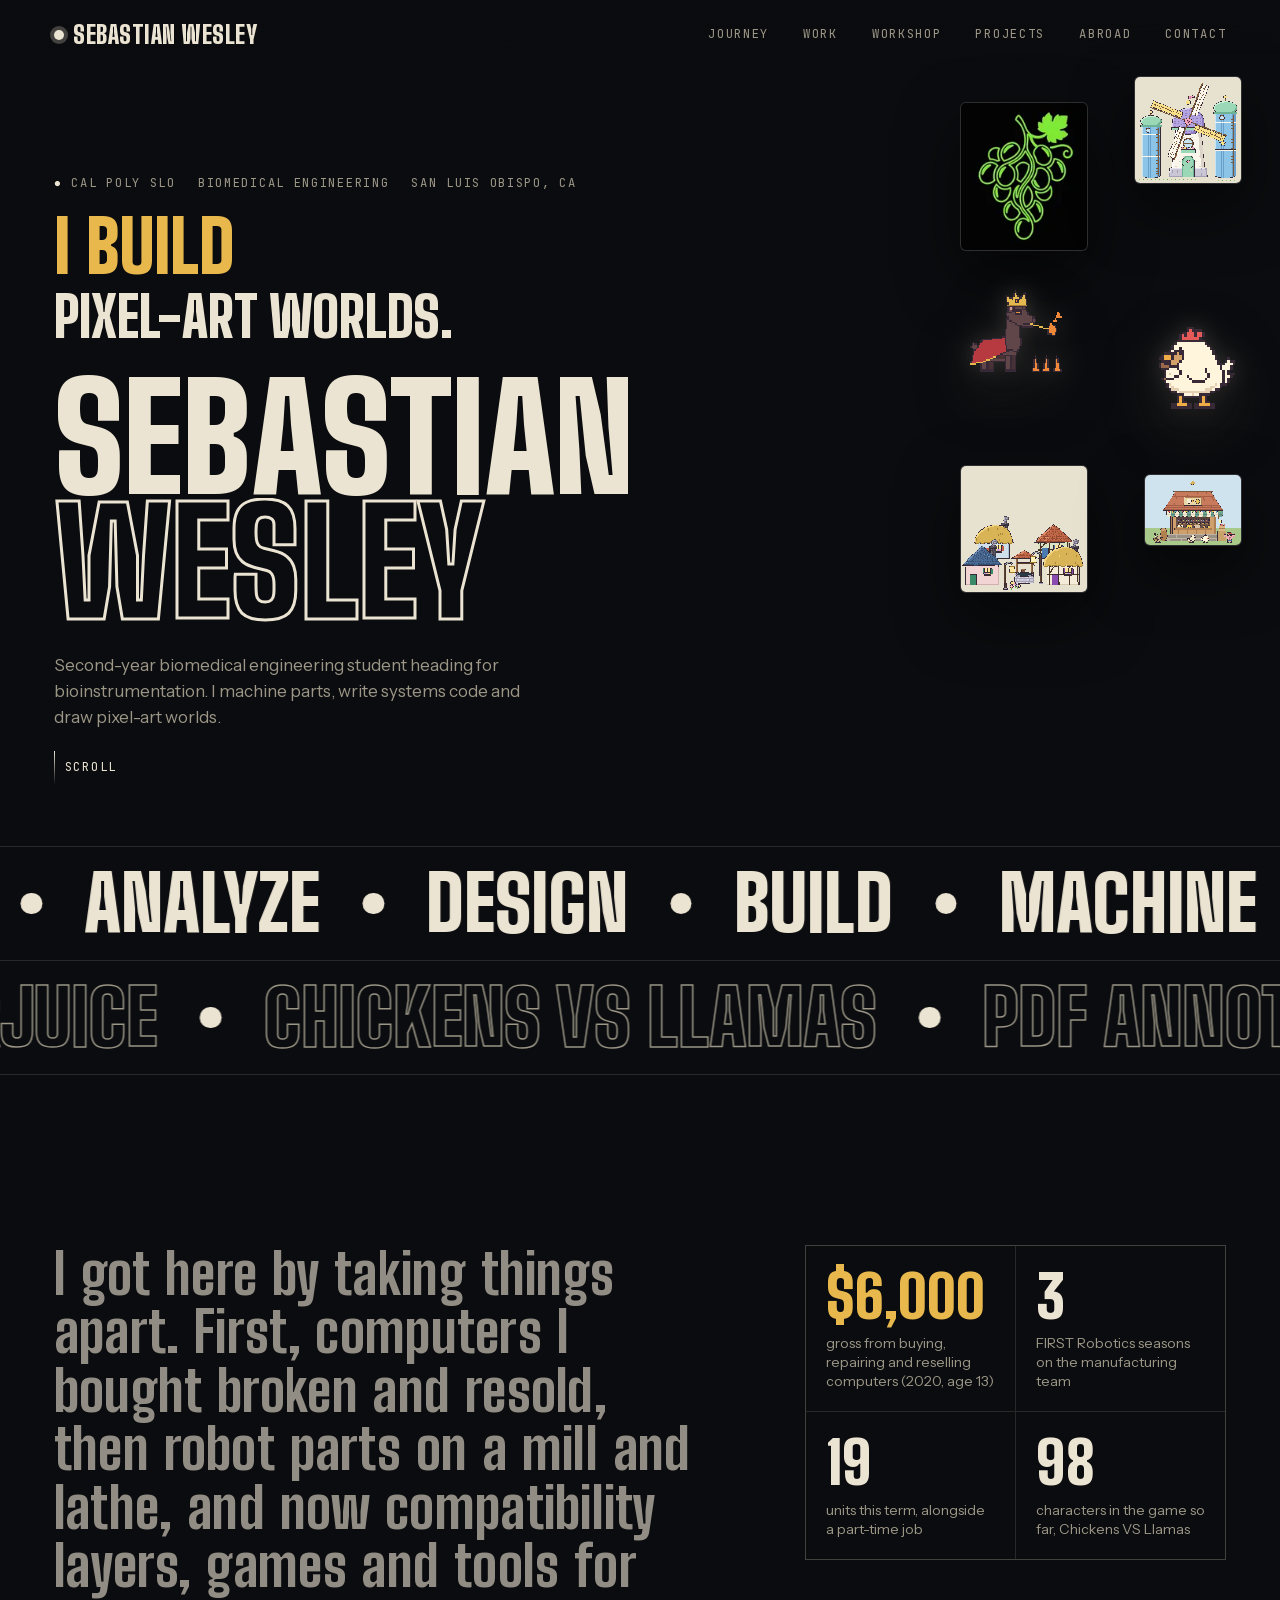
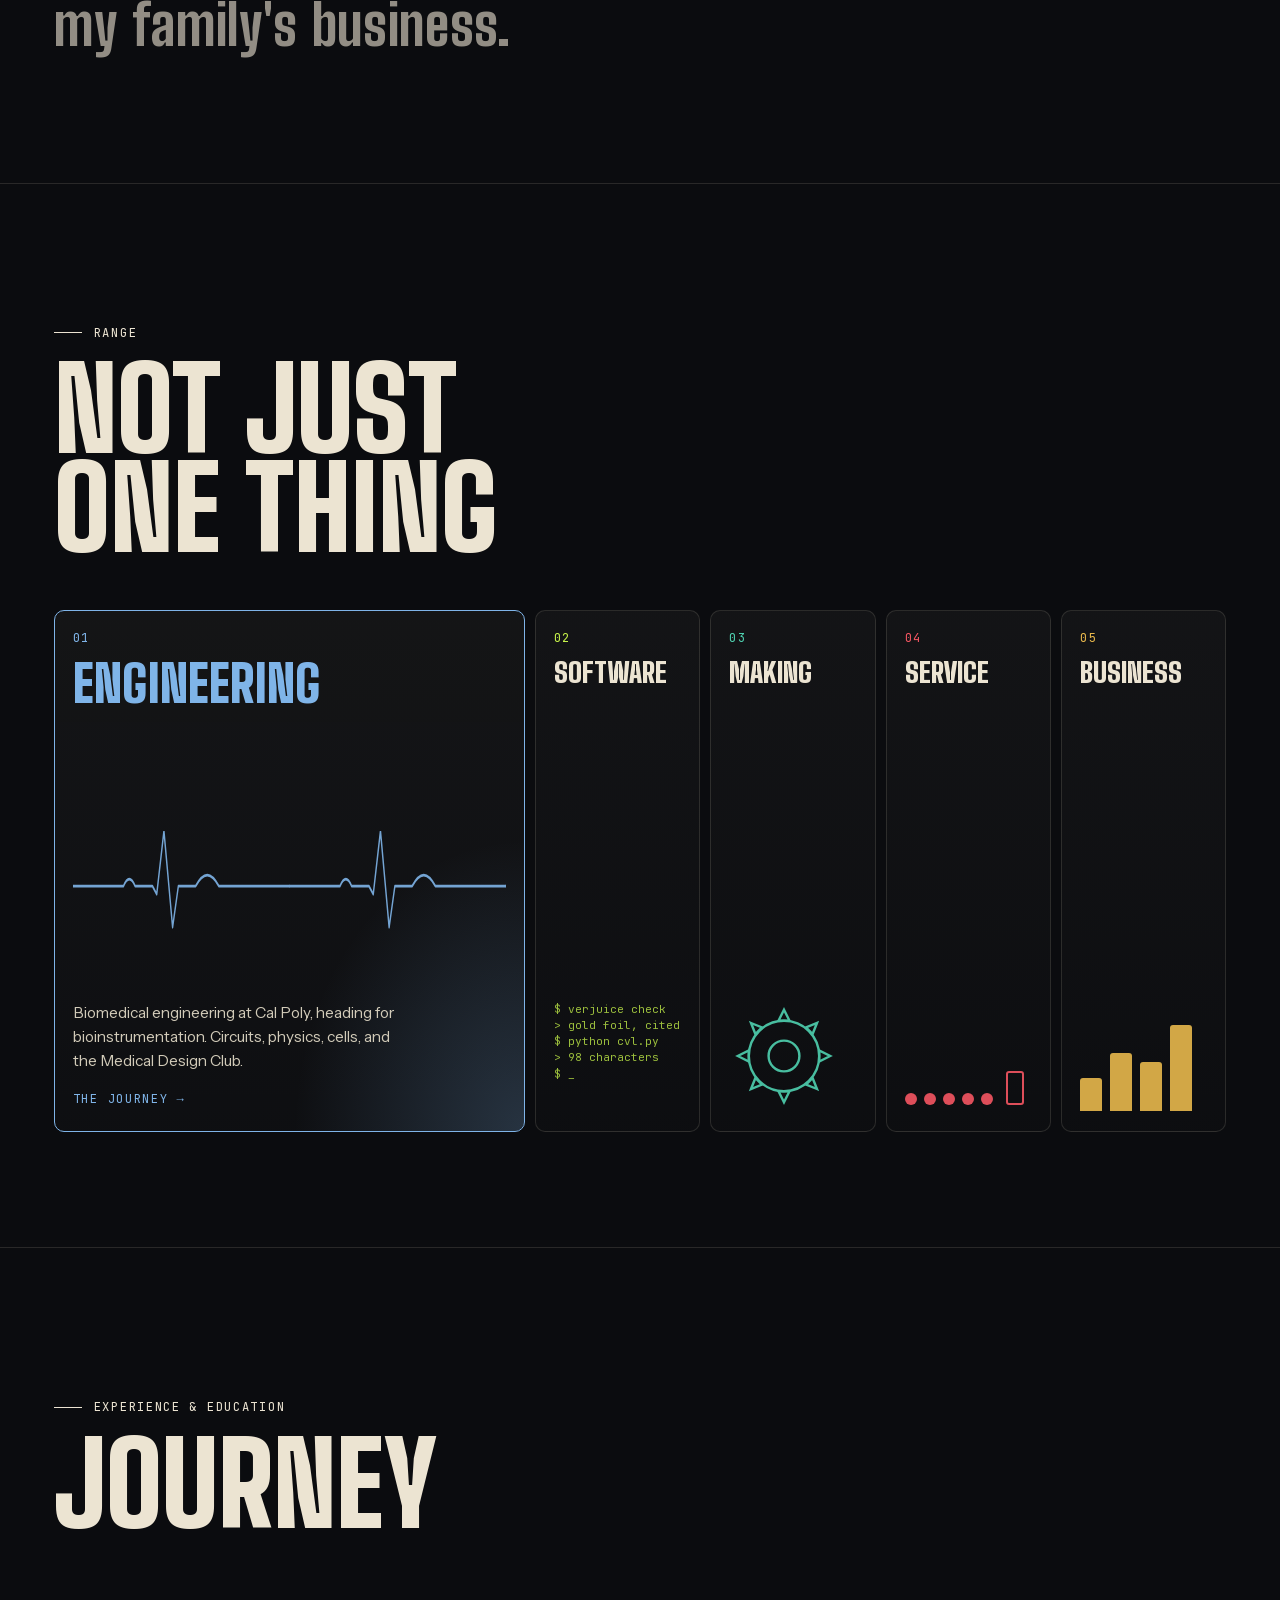
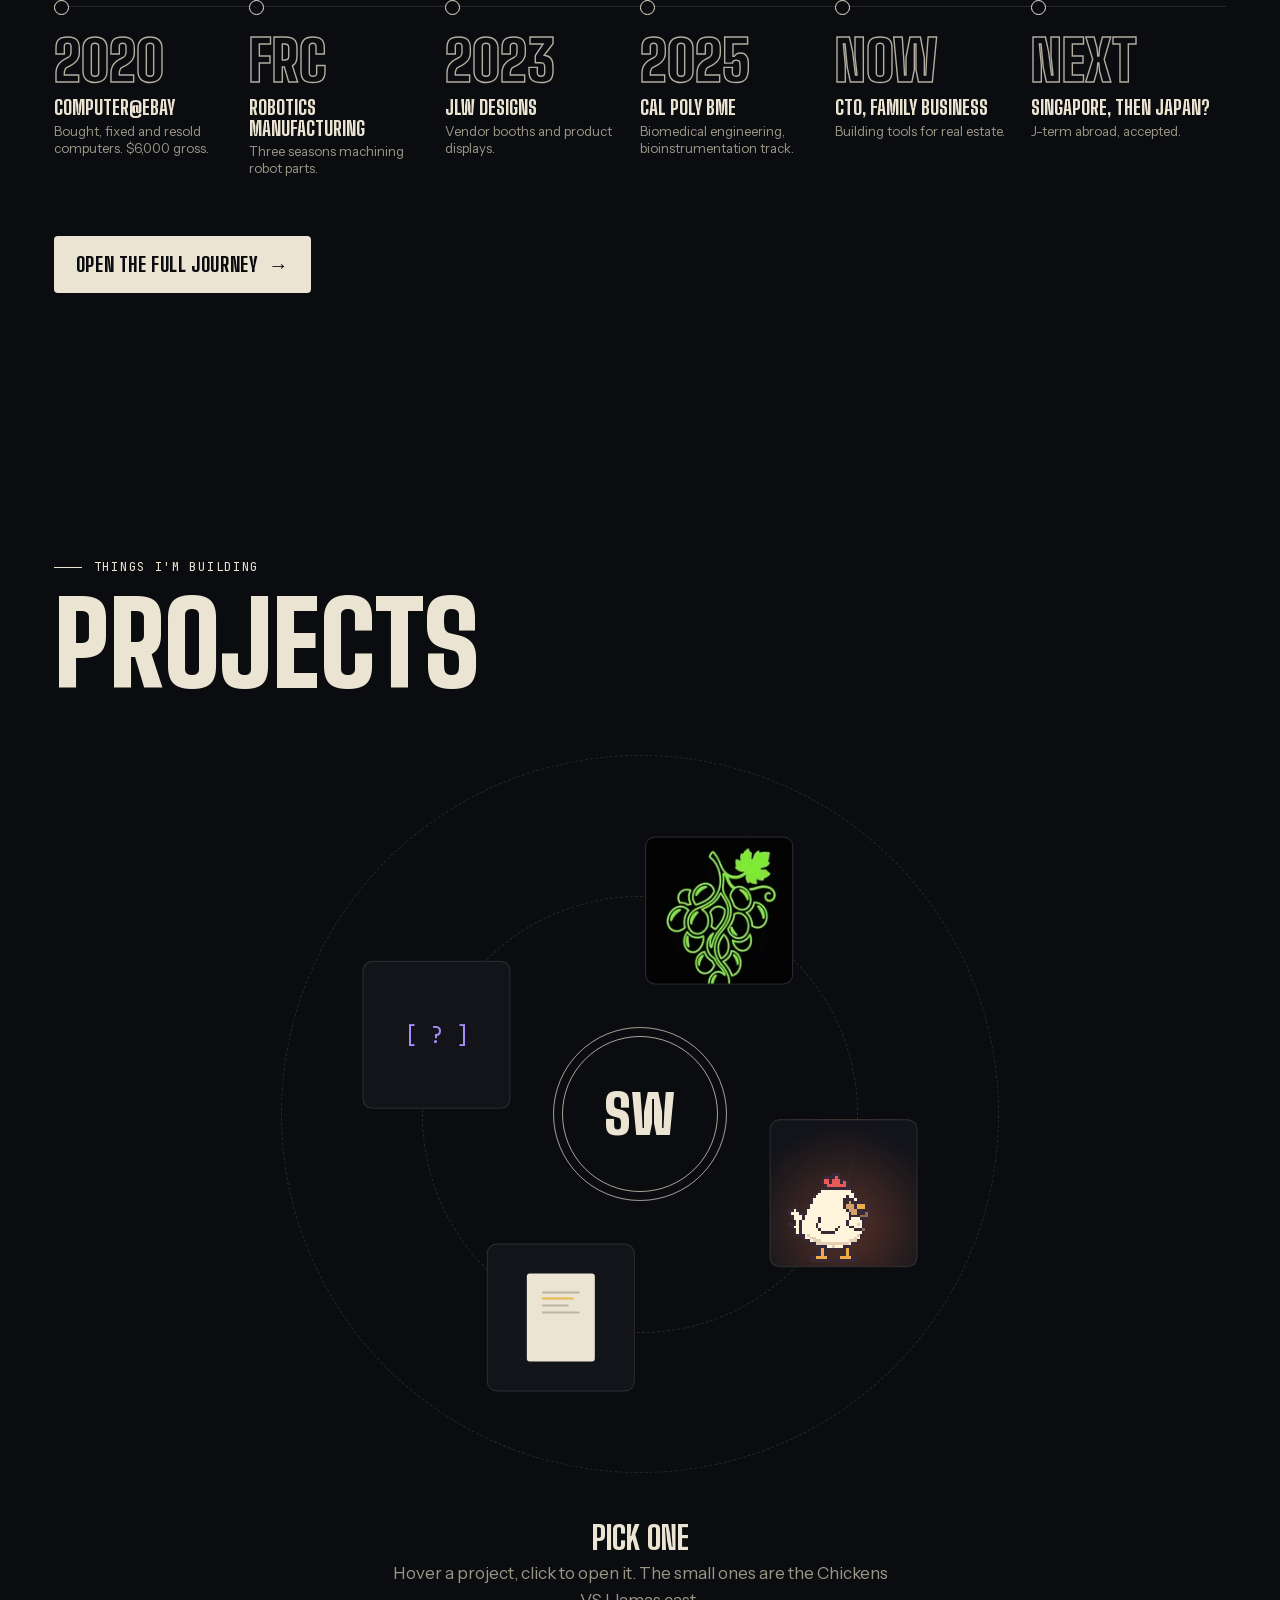
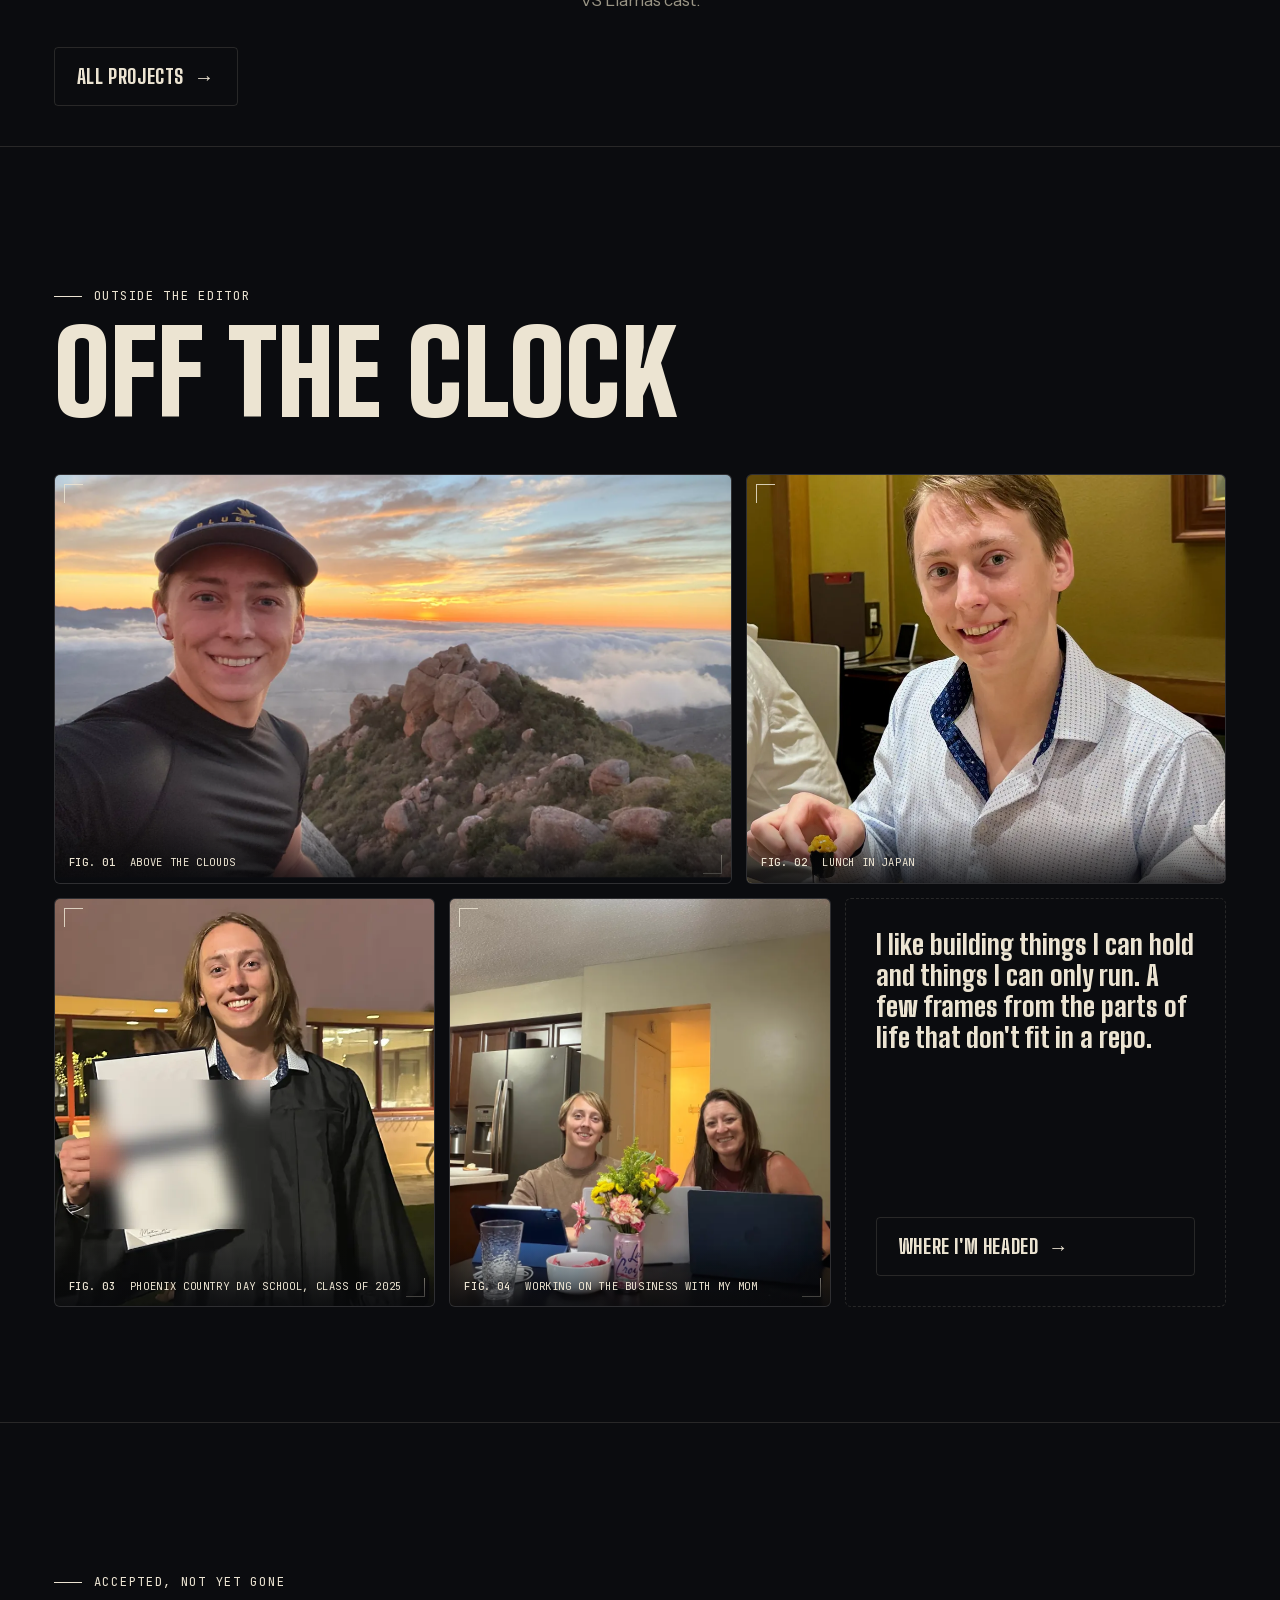
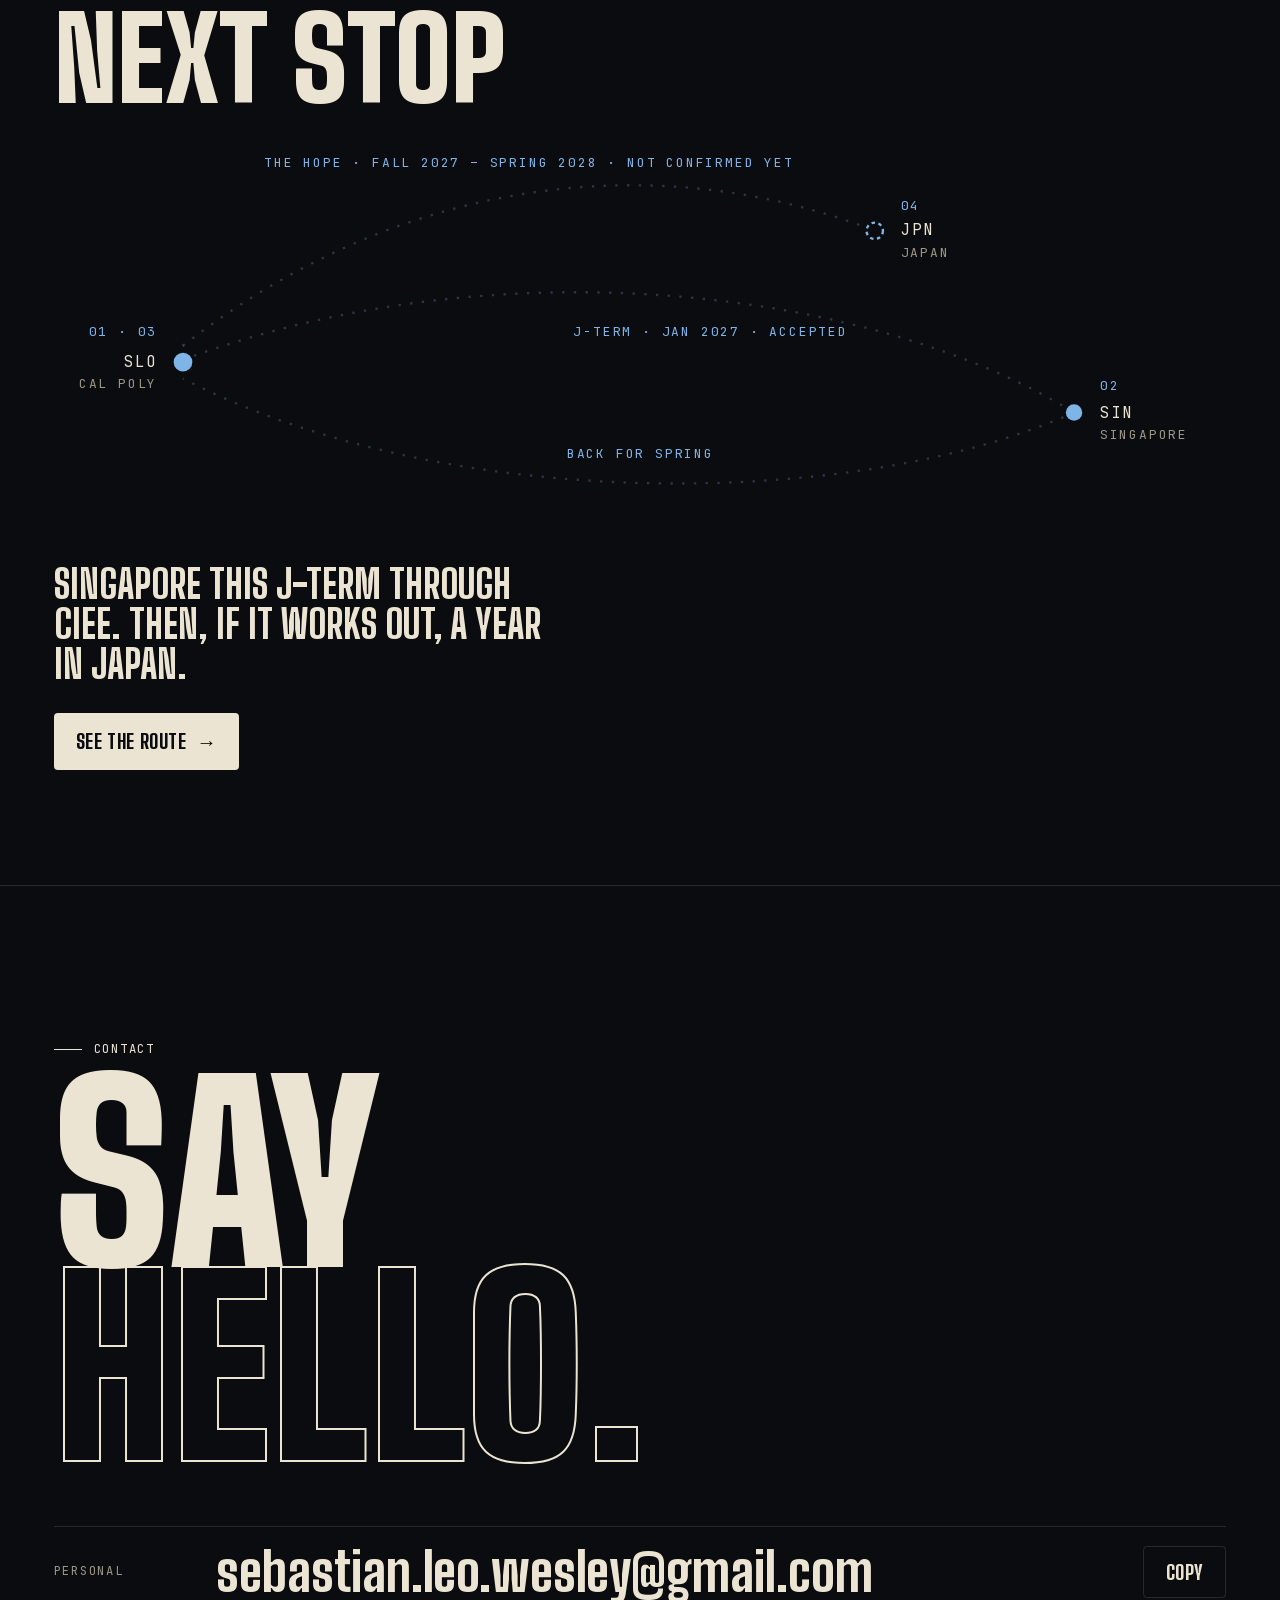
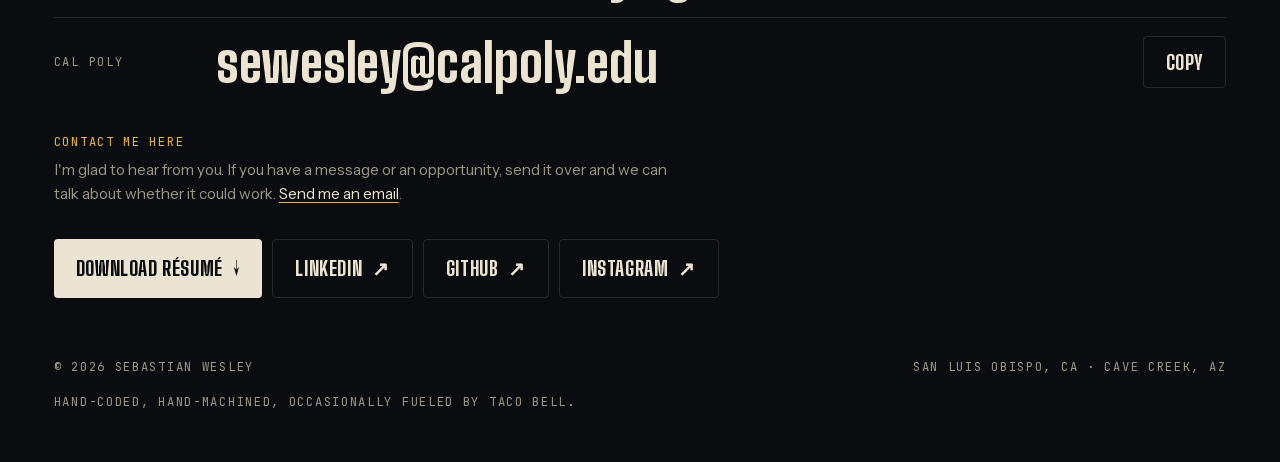
<file: portfolio/index.html>
<!doctype html>
<html lang="en">
<head>
<meta charset="utf-8">
<meta name="viewport" content="width=device-width,initial-scale=1,viewport-fit=cover">
<meta name="theme-color" content="#0b0c0f">
<title>Sebastian Wesley</title>
<meta name="description" content="Sebastian Wesley: biomedical engineering student at Cal Poly SLO who builds compatibility layers, pixel-art games and tools.">
<meta property="og:title" content="Sebastian Wesley">
<meta property="og:description" content="Sebastian Wesley: biomedical engineering student at Cal Poly SLO who builds compatibility layers, pixel-art games and tools.">
<meta name="twitter:card" content="summary">
<link rel="icon" href="data:image/svg+xml,%3Csvg xmlns='http://www.w3.org/2000/svg' viewBox='0 0 32 32'%3E%3Crect width='32' height='32' rx='7' fill='%230b0c0f'/%3E%3Ctext x='16' y='22' font-family='Arial Black,Arial' font-weight='900' font-size='15' text-anchor='middle' fill='%23e8b84c'%3ESW%3C/text%3E%3C/svg%3E">
<link rel="preload" href="assets/fonts/big-shoulders-display-latin-v24.woff2" as="font" type="font/woff2" crossorigin>
<link rel="stylesheet" href="assets/site.css?v=20261034">
</head>
<body>

<a class="skip" href="#top">Skip to content</a>
<div id="glow"></div>
<canvas id="field" aria-hidden="true"></canvas>
<div id="bar"></div>
<div class="cur" id="cur"></div>
<div id="wipe" aria-hidden="true"></div>

<nav>
  <a class="brand" href="#top" data-go="#top"><i></i>SEBASTIAN WESLEY</a>
  <div class="links mono">
    <a href="journey.html">Journey</a>
    <a href="work.html">Work</a>
    <a href="workshop.html">Workshop</a>
    <a href="projects.html">Projects</a>
    <a href="abroad.html">Abroad</a>
    <a href="#contact" data-go="#contact">Contact</a>
  </div>
  <button class="burger" type="button" aria-expanded="false" aria-controls="menu" aria-label="Open menu"><i></i><i></i></button>
</nav>
<div class="menu" id="menu" aria-label="Site menu">
    <a href="index.html" style="--i:0" aria-current="page"><small>01</small>Home</a>
    <a href="journey.html" style="--i:1"><small>02</small>Journey</a>
    <a href="work.html" style="--i:2"><small>03</small>Work</a>
    <a href="workshop.html" style="--i:3"><small>04</small>Workshop</a>
    <a href="projects.html" style="--i:4"><small>05</small>Projects</a>
    <a href="abroad.html" style="--i:5"><small>06</small>Abroad</a>
    <a href="#contact" style="--i:6"><small>07</small>Contact</a>
    <div class="mfoot mono">sebastian.leo.wesley@gmail.com</div>
</div>

<main id="top" data-start="paper">
<!-- HERO -->
<header class="hero pad" data-world="paper">
  <div class="float f1" data-d="1.0"><div class="fi"><img src="assets/verjuice/grapes-320.webp" srcset="assets/verjuice/grapes-160.webp 160w, assets/verjuice/grapes-320.webp 320w, assets/verjuice/grapes-540.webp 540w" sizes="(max-width: 760px) 100px, 160px" alt="" width="320" height="373"></div></div>
  <div class="float f2" data-d=".6"><div class="fi"><img class="px" src="assets/scenes/windmill.webp" alt="" width="720" height="720"></div></div>
  <div class="float f3 sprite" data-d="1.3"><div class="fi"><img class="px" src="assets/cast/the-hero.webp" alt="" fetchpriority="high" width="183" height="190"></div></div>
  <div class="float f4" data-d=".8"><div class="fi"><img loading="lazy" class="px" src="assets/scenes/village.webp" alt="" width="720" height="720"></div></div>
  <div class="float f5 sprite" data-d="1.5"><div class="fi"><img loading="lazy" class="px" src="assets/cast/cinder-sovereign.webp" alt="" width="183" height="190"></div></div>
  <div class="float f6" data-d=".5"><div class="fi"><img loading="lazy" class="px" src="assets/scenes/market.webp" alt="" width="1020" height="750"></div></div>

  <div class="hero-eyebrow mono"><span><b>●</b> Cal Poly SLO</span><span>Biomedical Engineering</span><span>San Luis Obispo, CA</span></div>
  <div class="build" aria-live="polite"><span class="lead">I build</span><span class="win"><span class="role">compatibility layers.</span></span></div>
  <h1 class="hero-name" aria-label="Sebastian Wesley"><span class="ln" data-split>Sebastian</span><span class="ln" data-split>Wesley</span></h1>
  <div class="hero-meta">
    <div class="hero-copy">
      <p>Second-year biomedical engineering student heading for bioinstrumentation. I machine parts, write systems code and draw pixel-art worlds.</p>
      <a class="scrollcue mono" href="#journey" data-go="#journey"><i></i>Scroll</a>
    </div>
  </div>
</header>

<div class="marq" data-world="paper"><div class="marq-in"><span>Analyze</span><span>Design</span><span>Build</span><span>Machine</span><span>Validate</span><span>Serve</span><span>Ship</span></div></div>
<div class="marq out"><div class="marq-in" data-rev><span>Verjuice</span><span>Chickens VS Llamas</span><span>PDF annotation</span><span>Reheating container</span><span>Japan</span></div></div>


<!-- ABOUT -->
<section class="about pad" data-world="paper">
  <p class="statement" id="statement">I got here by taking things apart. First, computers I bought broken and resold, then robot parts on a mill and lathe, and now compatibility layers, games and tools for my family's business.</p>
  <div class="stats">
    <div class="stat"><b data-count="6000" data-pre="$">$6,000</b><span>gross from buying, repairing and reselling computers (2020, age 13)</span></div>
    <div class="stat"><b data-count="3">3</b><span>FIRST Robotics seasons on the manufacturing team</span></div>
    <div class="stat"><b data-count="19">19</b><span>units this term, alongside a part-time job</span></div>
    <div class="stat"><b data-count="98">98</b><span>characters in the game so far, Chickens VS Llamas</span></div>
  </div>
</section>


<!-- RANGE -->
<section class="range pad" id="range" data-world="paper">
  <div class="kicker mono">Range</div>
  <h2 class="h2">Not just<br>one thing</h2>
  <div class="rg" id="rg">
    <article class="rp on" style="--c:var(--sky)" tabindex="0">
      <span class="rn mono">01</span><h3>Engineering</h3>
      <div class="rp-art art-ecg"><svg class="ecg" viewBox="0 0 600 80" preserveAspectRatio="none" aria-hidden="true"><g class="ecg-g" fill="none" stroke="currentColor" stroke-width="2" stroke-linejoin="round" stroke-linecap="round"><path d="M0 40 H70 q8 -10 16 0 H110 l6 6 10 -46 12 70 8 -30 H170 q16 -16 32 0 H300" transform="translate(0)"/><path d="M0 40 H70 q8 -10 16 0 H110 l6 6 10 -46 12 70 8 -30 H170 q16 -16 32 0 H300" transform="translate(300)"/><path d="M0 40 H70 q8 -10 16 0 H110 l6 6 10 -46 12 70 8 -30 H170 q16 -16 32 0 H300" transform="translate(600)"/><path d="M0 40 H70 q8 -10 16 0 H110 l6 6 10 -46 12 70 8 -30 H170 q16 -16 32 0 H300" transform="translate(900)"/></g></svg></div>
      <div class="rp-b"><p>Biomedical engineering at Cal Poly, heading for bioinstrumentation. Circuits, physics, cells, and the Medical Design Club.</p><a class="go mono" href="journey.html">The journey <span aria-hidden="true">→</span></a></div>
    </article>
    <article class="rp" style="--c:var(--lime)" tabindex="0">
      <span class="rn mono">02</span><h3>Software</h3>
      <div class="rp-art art-code"><pre aria-hidden="true">$ verjuice check
&gt; gold foil, cited
$ python cvl.py
&gt; 98 characters
$ _</pre></div>
      <div class="rp-b"><p>Compatibility layers, a pixel-art game written without an engine, and tools for a real business.</p><a class="go mono" href="projects.html">The projects <span aria-hidden="true">→</span></a></div>
    </article>
    <article class="rp" style="--c:var(--mint)" tabindex="0">
      <span class="rn mono">03</span><h3>Making</h3>
      <div class="rp-art art-gear"><svg viewBox="0 0 100 100" aria-hidden="true"><g fill="none" stroke="currentColor" stroke-width="2.2"><circle cx="50" cy="50" r="14"/><path d="M50 8 l5 10 h-10z M50 92 l5 -10 h-10z M8 50 l10 5 v-10z M92 50 l-10 5 v-10z M20 20 l10 4 -6 6z M80 80 l-10 -4 6 -6z M80 20 l-4 10 -6 -6z M20 80 l4 -10 6 6z"/><circle cx="50" cy="50" r="32"/></g></svg></div>
      <div class="rp-b"><p>Three seasons on a robotics manufacturing team, mill and lathe time, and one very good cutting board.</p><a class="go mono" href="workshop.html">The workshop <span aria-hidden="true">→</span></a></div>
    </article>
    <article class="rp" style="--c:var(--cherry)" tabindex="0">
      <span class="rn mono">04</span><h3>Service</h3>
      <div class="rp-art art-q" aria-hidden="true"><i></i><i></i><i></i><i></i><i></i><b></b></div>
      <div class="rp-b"><p>Taco Bell now, Dairy Queen before. Registers, rushes and real customers, next to a full engineering load.</p><a class="go mono" href="work.html">On the clock <span aria-hidden="true">→</span></a></div>
    </article>
    <article class="rp" style="--c:var(--brass)" tabindex="0">
      <span class="rn mono">05</span><h3>Business</h3>
      <div class="rp-art art-bars" aria-hidden="true"><i></i><i></i><i></i><i></i></div>
      <div class="rp-b"><p>CTO of a family real estate business, vendor booths at JLW Designs, and a computer resale hustle that grossed $6,000.</p><a class="go mono" href="work.html#cto">The CTO work <span aria-hidden="true">→</span></a></div>
    </article>
  </div>
</section>

<!-- JOURNEY STRIP -->
<section class="jstrip pad" id="journey" data-world="brass">
  <div class="kicker mono">Experience &amp; education</div>
  <h2 class="h2">Journey</h2>
  <div class="strip" id="strip">
    <i class="sline"></i>
    <a class="stop" href="journey.html"><span class="yy">2020</span><b>Computer@eBay</b><small>Bought, fixed and resold computers. $6,000 gross.</small></a>
    <a class="stop" href="workshop.html"><span class="yy">FRC</span><b>Robotics manufacturing</b><small>Three seasons machining robot parts.</small></a>
    <a class="stop" href="work.html"><span class="yy">2023</span><b>JLW Designs</b><small>Vendor booths and product displays.</small></a>
    <a class="stop" href="journey.html"><span class="yy">2025</span><b>Cal Poly BME</b><small>Biomedical engineering, bioinstrumentation track.</small></a>
    <a class="stop" href="work.html#cto"><span class="yy">NOW</span><b>CTO, family business</b><small>Building tools for real estate.</small></a>
    <a class="stop" href="abroad.html"><span class="yy">NEXT</span><b>Singapore, then Japan?</b><small>J-term abroad, accepted.</small></a>
  </div>
  <div class="sect-link"><a class="btn" href="journey.html">Open the full journey <span aria-hidden="true">→</span></a></div>
</section>

<!-- PROJECTS HUB -->
<section class="projects pad" id="projects" data-world="paper">
  <div class="kicker mono">Things I'm building</div>
  <h2 class="h2">Projects</h2>
  <div class="orbit-wrap">
    <div class="orbit" id="orbit">
      <div class="ringline a"></div><div class="ringline b"></div>
      <div class="ring r2" id="r2"></div>
      <div class="ring r1" id="r1">
        <div class="node" style="--i:0"><a class="nc" href="verjuice.html" data-info="Verjuice|Windows games on Apple Silicon, racked like wine: every capsule backed by evidence." style="--nc-c:var(--lime)"><img loading="lazy" decoding="async" src="assets/verjuice/grapes-320.webp" srcset="assets/verjuice/grapes-160.webp 160w, assets/verjuice/grapes-320.webp 320w, assets/verjuice/grapes-540.webp 540w" sizes="(max-width: 760px) 100px, 160px" alt="Verjuice" width="320" height="373"></a></div>
        <div class="node" style="--i:1"><a class="nc warm" href="cvl.html" data-info="Chickens VS Llamas|A pixel-art game, 98 characters and counting." style="--nc-c:var(--ember)"><img loading="lazy" decoding="async" class="px" src="assets/cast/the-hero.webp" alt="Chickens VS Llamas" width="183" height="190"></a></div>
        <div class="node" style="--i:2"><a class="nc" href="annotator.html" aria-label="PDF annotation tool" data-info="PDF annotation tool|Markup for real estate documents, built for my family's business." style="--nc-c:var(--brass)"><div class="glyph-doc"><i></i><i></i><i></i><i></i></div></a></div>
        <div class="node" style="--i:3"><a class="nc" href="concept.html" aria-label="Reheating container" data-info="Reheating container|Classified." style="--nc-c:var(--violet)"><span class="glyph-lock">[ ? ]</span></a></div>
      </div>
      <div class="core"><div>SW</div></div>
    </div>
    <div class="orbit-info" id="orbitInfo"><b>Pick one</b><span>Hover a project, click to open it. The small ones are the Chickens VS Llamas cast.</span></div>
  </div>
<div class="sect-link pad" style="padding:0"><a class="btn ghost" href="projects.html">All projects <span aria-hidden="true">→</span></a></div>
</section>


<!-- OFF THE CLOCK -->
<section class="off pad" id="off" data-world="paper">
  <div class="kicker mono">Outside the editor</div>
  <h2 class="h2">Off the clock</h2>
  <div class="mosaic">
    <figure class="ph m1"><div class="ph-in"><img src="assets/photos/mountain.webp" alt="Sebastian smiling on a rocky peak above a sea of clouds at sunset" loading="lazy" width="1500" height="1125"><figcaption class="mono"><b>FIG. 01</b> Above the clouds</figcaption></div></figure>
    <figure class="ph m2"><div class="ph-in"><img src="assets/photos/japan.webp" alt="Sebastian eating sushi at a table in Japan" loading="lazy" style="object-position:50% 30%" width="955" height="1200"><figcaption class="mono"><b>FIG. 02</b> Lunch in Japan</figcaption></div></figure>
    <figure class="ph m3"><div class="ph-in"><img src="assets/photos/diploma.webp" alt="Sebastian in a graduation gown holding a diploma" loading="lazy" style="object-position:50% 20%" width="726" height="1100"><figcaption class="mono"><b>FIG. 03</b> Phoenix Country Day School, class of 2025</figcaption></div></figure>
    <figure class="ph m4"><div class="ph-in"><img src="assets/photos/mom.webp" alt="Sebastian and his mom working at laptops at the kitchen table" loading="lazy" style="object-position:50% 30%" width="900" height="1200"><figcaption class="mono"><b>FIG. 04</b> Working on the business with my mom</figcaption></div></figure>
    <div class="m5"><p>I like building things I can hold and things I can only run. A few frames from the parts of life that don't fit in a repo.</p><a class="btn ghost" href="abroad.html">Where I'm headed <span aria-hidden="true">→</span></a></div>
  </div>
</section>

<!-- ABROAD TEASER -->
<section class="abroad-t pad" id="abroad" data-world="sky">
  <div class="kicker mono">Accepted, not yet gone</div>
  <h2 class="h2">Next stop</h2>
  <svg class="route route-d" viewBox="0 -20 1000 340" role="img" aria-labelledby="dT dD"><title id="dT">Planned route: SLO, Singapore, SLO, Japan</title><desc id="dD">01 San Luis Obispo, then 02 Singapore for J-term in January 2027 through CIEE (accepted), then 03 back to San Luis Obispo for spring, then 04 Japan for a hoped-for year abroad, Fall 2027 to Spring 2028, not confirmed yet.</desc><defs><mask id="d1" maskUnits="userSpaceOnUse" x="-60" y="-60" width="1200" height="1200"><path class="rv" d="M110 170 C 380 70, 700 110, 870 215" fill="none" stroke="#fff" stroke-width="12"/></mask><mask id="d2" maskUnits="userSpaceOnUse" x="-60" y="-60" width="1200" height="1200"><path class="rv" d="M870 215 C 680 300, 330 300, 110 186" fill="none" stroke="#fff" stroke-width="12"/></mask><mask id="d3" maskUnits="userSpaceOnUse" x="-60" y="-60" width="1200" height="1200"><path class="rv" d="M110 158 C 300 10, 520 -10, 700 60" fill="none" stroke="#fff" stroke-width="12"/></mask></defs><g class="ghost" fill="none" stroke="#7fb4e8" stroke-width="2" stroke-dasharray="2 8" opacity=".25"><path d="M110 170 C 380 70, 700 110, 870 215"/><path d="M870 215 C 680 300, 330 300, 110 186"/><path d="M110 158 C 300 10, 520 -10, 700 60"/></g><g class="legs-v" fill="none" stroke="#7fb4e8" stroke-width="3" stroke-linecap="round"><path d="M110 170 C 380 70, 700 110, 870 215" mask="url(#d1)"/><path d="M870 215 C 680 300, 330 300, 110 186" mask="url(#d2)"/><path d="M110 158 C 300 10, 520 -10, 700 60" mask="url(#d3)" stroke-dasharray="7 8"/></g><g><circle cx="110" cy="172" r="8" fill="#7fb4e8"/><text class="num" x="88" y="150" text-anchor="end">01 · 03</text><text x="88" y="176" text-anchor="end">SLO</text><text class="sub" x="88" y="194" text-anchor="end">CAL POLY</text></g><g><circle cx="870" cy="215" r="7" fill="#7fb4e8"/><text class="num" x="892" y="196">02</text><text x="892" y="220">SIN</text><text class="sub" x="892" y="238">SINGAPORE</text></g><g><circle cx="700" cy="60" r="7" fill="var(--ink)" stroke="#7fb4e8" stroke-width="2" stroke-dasharray="3 3"/><text class="num" x="722" y="42">04</text><text x="722" y="64">JPN</text><text class="sub" x="722" y="82">JAPAN</text></g><text class="lg" x="560" y="150" text-anchor="middle">J-TERM · JAN 2027 · ACCEPTED</text><text class="lg" x="500" y="254" text-anchor="middle">BACK FOR SPRING</text><text class="lg" x="405" y="6" text-anchor="middle">THE HOPE · FALL 2027 – SPRING 2028 · NOT CONFIRMED YET</text><circle class="rdot" r="5" cx="0" cy="0" fill="#ece4d2" opacity="0"/></svg>
  <svg class="route route-m" viewBox="0 0 360 530" role="img" aria-labelledby="mT mD"><title id="mT">Planned route: SLO, Singapore, SLO, Japan</title><desc id="mD">01 San Luis Obispo, then 02 Singapore for J-term in January 2027 through CIEE (accepted), then 03 back to San Luis Obispo for spring, then 04 Japan for a hoped-for year abroad, Fall 2027 to Spring 2028, not confirmed yet.</desc><defs><mask id="m1" maskUnits="userSpaceOnUse" x="-60" y="-60" width="1200" height="1200"><path class="rv" d="M44 40 C 104 90, 104 140, 44 190" fill="none" stroke="#fff" stroke-width="12"/></mask><mask id="m2" maskUnits="userSpaceOnUse" x="-60" y="-60" width="1200" height="1200"><path class="rv" d="M44 190 C -10 240, -10 290, 44 340" fill="none" stroke="#fff" stroke-width="12"/></mask><mask id="m3" maskUnits="userSpaceOnUse" x="-60" y="-60" width="1200" height="1200"><path class="rv" d="M44 340 C 104 390, 104 440, 44 490" fill="none" stroke="#fff" stroke-width="12"/></mask></defs><g class="ghost" fill="none" stroke="#7fb4e8" stroke-width="2" stroke-dasharray="2 8" opacity=".25"><path d="M44 40 C 104 90, 104 140, 44 190"/><path d="M44 190 C -10 240, -10 290, 44 340"/><path d="M44 340 C 104 390, 104 440, 44 490"/></g><g class="legs-v" fill="none" stroke="#7fb4e8" stroke-width="3" stroke-linecap="round"><path d="M44 40 C 104 90, 104 140, 44 190" mask="url(#m1)"/><path d="M44 190 C -10 240, -10 290, 44 340" mask="url(#m2)"/><path d="M44 340 C 104 390, 104 440, 44 490" mask="url(#m3)" stroke-dasharray="7 8"/></g><g><circle cx="44" cy="40" r="8" fill="#7fb4e8"/><text class="num" x="124" y="26">01</text><text class="big" x="124" y="48">SLO</text><text class="sub" x="124" y="68">CAL POLY</text></g><g><circle cx="44" cy="190" r="8" fill="#7fb4e8"/><text class="num" x="124" y="176">02</text><text class="big" x="124" y="198">SIN</text><text class="sub" x="124" y="218">SINGAPORE · JAN 2027</text></g><g><circle cx="44" cy="340" r="8" fill="#7fb4e8"/><text class="num" x="124" y="326">03</text><text class="big" x="124" y="348">SLO</text><text class="sub" x="124" y="368">BACK FOR SPRING</text></g><g><circle cx="44" cy="490" r="8" fill="var(--ink)" stroke="#7fb4e8" stroke-width="2" stroke-dasharray="3 3"/><text class="num" x="124" y="476">04</text><text class="big" x="124" y="498">JPN</text><text class="sub" x="124" y="518">JAPAN · NOT CONFIRMED YET</text></g><text class="lg" x="124" y="122">J-TERM · CIEE · ACCEPTED</text><text class="lg" x="124" y="422">HOPED FOR · 2027–28</text><circle class="rdot" r="5" cx="0" cy="0" fill="#ece4d2" opacity="0"/></svg>
  <p class="lede2">Singapore this J-term through CIEE. Then, if it works out, <em>a year in Japan.</em></p>
  <div class="sect-link" style="margin-top:0"><a class="btn" href="abroad.html">See the route <span aria-hidden="true">→</span></a></div>
</section>

<!-- CONTACT -->
<section class="contact pad" id="contact" data-world="paper">
  <div class="kicker mono">Contact</div>
  <h2 class="say"><span>Say</span><span>hello.</span></h2>
  <div class="mail"><span class="lab mono">Personal</span><span class="addr">sebastian.leo.wesley@gmail.com</span><button class="btn ghost copy" data-copy="sebastian.leo.wesley@gmail.com">Copy</button></div>
  <div class="mail"><span class="lab mono">Cal Poly</span><span class="addr">sewesley@calpoly.edu</span><button class="btn ghost copy" data-copy="sewesley@calpoly.edu">Copy</button></div>
  <p class="workwith"><span class="lab mono">Contact me here</span>I'm glad to hear from you. If you have a message or an opportunity, send it over and we can talk about whether it could work. <a href="mailto:sebastian.leo.wesley@gmail.com">Send me an email</a>.</p>
  <div class="elsewhere">
    <a class="btn" href="assets/Sebastian-Wesley-Resume.pdf" download>Download résumé <span aria-hidden="true">↓</span></a>
    <a class="btn ghost" href="https://www.linkedin.com/in/sebastian-wesley-34242b2b1/" target="_blank" rel="noopener">LinkedIn <span aria-hidden="true">↗</span></a>
    <a class="btn ghost" href="https://github.com/MIniSuperSeb" target="_blank" rel="noopener">GitHub <span aria-hidden="true">↗</span></a>
    <a class="btn ghost" href="https://www.instagram.com/minisuperseb/" target="_blank" rel="noopener">Instagram <span aria-hidden="true">↗</span></a>
  </div>
  <div class="foot mono"><span>© 2026 Sebastian Wesley</span><span>San Luis Obispo, CA · Cave Creek, AZ</span><span class="tagline">Hand-coded, hand-machined, occasionally fueled by Taco Bell.</span></div>
</section>

</main>

<script defer src="assets/vendor/gsap-3.12.5.min.js"></script>
<script defer src="assets/vendor/ScrollTrigger-3.12.5.min.js"></script>
<script defer src="assets/vendor/lenis-1.1.13.min.js"></script>
<script defer src="assets/site.js?v=20261031"></script>
</body>
</html>
</file>
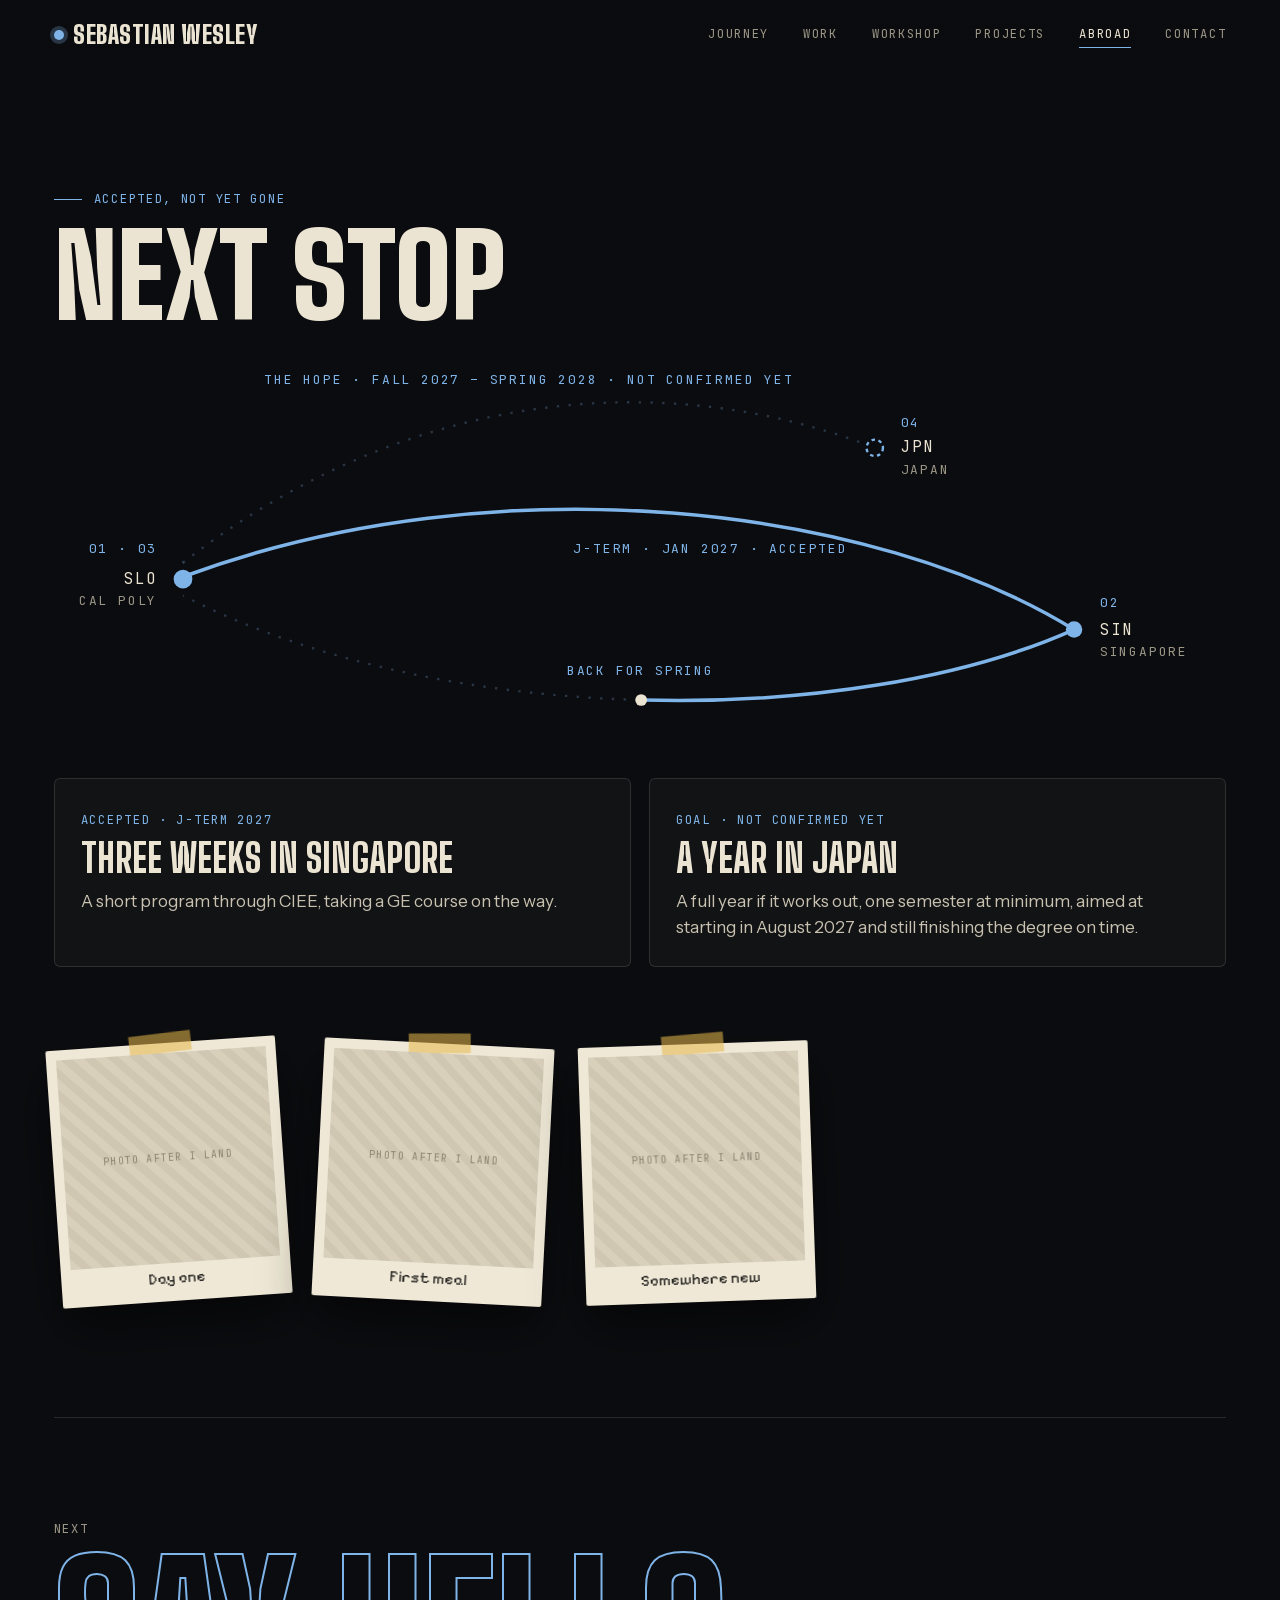
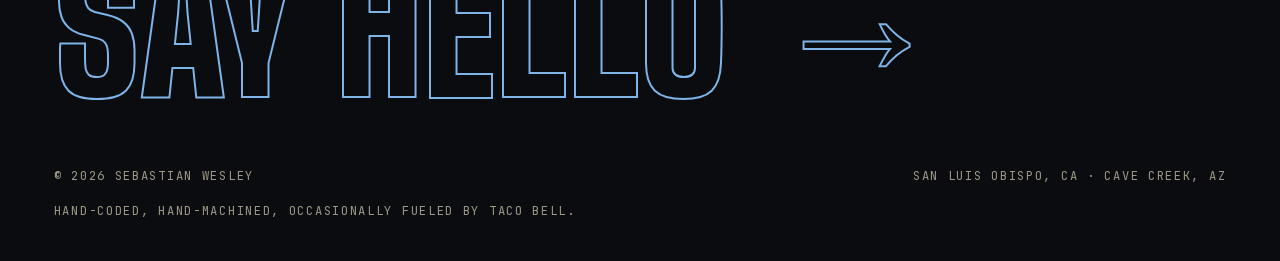
<file: portfolio/abroad.html>
<!doctype html>
<html lang="en">
<head>
<meta charset="utf-8">
<meta name="viewport" content="width=device-width,initial-scale=1,viewport-fit=cover">
<title>Abroad · Sebastian Wesley</title>
<meta name="description" content="Singapore this J-term through CIEE, and hopefully a year in Japan.">
<meta name="theme-color" content="#0b0c0f">
<meta property="og:title" content="Abroad · Sebastian Wesley">
<meta property="og:description" content="Singapore this J-term through CIEE, and hopefully a year in Japan.">
<meta name="twitter:card" content="summary">
<link rel="icon" href="data:image/svg+xml,%3Csvg xmlns='http://www.w3.org/2000/svg' viewBox='0 0 32 32'%3E%3Crect width='32' height='32' rx='7' fill='%230b0c0f'/%3E%3Ctext x='16' y='22' font-family='Arial Black,Arial' font-weight='900' font-size='15' text-anchor='middle' fill='%23e8b84c'%3ESW%3C/text%3E%3C/svg%3E">
<link rel="preload" href="assets/fonts/big-shoulders-display-latin-v24.woff2" as="font" type="font/woff2" crossorigin>
<link rel="stylesheet" href="assets/site.css?v=20261034">
</head>
<body>
<a class="skip" href="#top">Skip to content</a>
<div id="glow"></div>
<canvas id="field" aria-hidden="true"></canvas>
<div id="bar"></div>
<div class="cur" id="cur"></div>
<div id="wipe" aria-hidden="true"></div>

<nav>
  <a class="brand" href="index.html"><i></i>SEBASTIAN WESLEY</a>
  <div class="links mono">
    <a href="journey.html">Journey</a>
    <a href="work.html">Work</a>
    <a href="workshop.html">Workshop</a>
    <a href="projects.html">Projects</a>
    <a href="abroad.html" aria-current="page">Abroad</a>
    <a href="index.html#contact">Contact</a>
  </div>
  <button class="burger" type="button" aria-expanded="false" aria-controls="menu" aria-label="Open menu"><i></i><i></i></button>
</nav>
<div class="menu" id="menu" aria-label="Site menu">
    <a href="index.html" style="--i:0"><small>01</small>Home</a>
    <a href="journey.html" style="--i:1"><small>02</small>Journey</a>
    <a href="work.html" style="--i:2"><small>03</small>Work</a>
    <a href="workshop.html" style="--i:3"><small>04</small>Workshop</a>
    <a href="projects.html" style="--i:4"><small>05</small>Projects</a>
    <a href="abroad.html" style="--i:5" aria-current="page"><small>06</small>Abroad</a>
    <a href="index.html#contact" style="--i:6"><small>07</small>Contact</a>
    <div class="mfoot mono">sebastian.leo.wesley@gmail.com</div>
</div>

<main id="top" data-start="sky">
<!-- ABROAD -->
<section class="abroad pad" id="abroad" data-world="sky" style="padding-top:clamp(120px,15vw,190px);border-top:0">
  <div class="kicker mono">Accepted, not yet gone</div>
  <h2 class="h2">Next stop</h2>
  <svg class="route route-d" viewBox="0 -20 1000 340" role="img" aria-labelledby="dT dD"><title id="dT">Planned route: SLO, Singapore, SLO, Japan</title><desc id="dD">01 San Luis Obispo, then 02 Singapore for J-term in January 2027 through CIEE (accepted), then 03 back to San Luis Obispo for spring, then 04 Japan for a hoped-for year abroad, Fall 2027 to Spring 2028, not confirmed yet.</desc><defs><mask id="d1" maskUnits="userSpaceOnUse" x="-60" y="-60" width="1200" height="1200"><path class="rv" d="M110 170 C 380 70, 700 110, 870 215" fill="none" stroke="#fff" stroke-width="12"/></mask><mask id="d2" maskUnits="userSpaceOnUse" x="-60" y="-60" width="1200" height="1200"><path class="rv" d="M870 215 C 680 300, 330 300, 110 186" fill="none" stroke="#fff" stroke-width="12"/></mask><mask id="d3" maskUnits="userSpaceOnUse" x="-60" y="-60" width="1200" height="1200"><path class="rv" d="M110 158 C 300 10, 520 -10, 700 60" fill="none" stroke="#fff" stroke-width="12"/></mask></defs><g class="ghost" fill="none" stroke="#7fb4e8" stroke-width="2" stroke-dasharray="2 8" opacity=".25"><path d="M110 170 C 380 70, 700 110, 870 215"/><path d="M870 215 C 680 300, 330 300, 110 186"/><path d="M110 158 C 300 10, 520 -10, 700 60"/></g><g class="legs-v" fill="none" stroke="#7fb4e8" stroke-width="3" stroke-linecap="round"><path d="M110 170 C 380 70, 700 110, 870 215" mask="url(#d1)"/><path d="M870 215 C 680 300, 330 300, 110 186" mask="url(#d2)"/><path d="M110 158 C 300 10, 520 -10, 700 60" mask="url(#d3)" stroke-dasharray="7 8"/></g><g><circle cx="110" cy="172" r="8" fill="#7fb4e8"/><text class="num" x="88" y="150" text-anchor="end">01 · 03</text><text x="88" y="176" text-anchor="end">SLO</text><text class="sub" x="88" y="194" text-anchor="end">CAL POLY</text></g><g><circle cx="870" cy="215" r="7" fill="#7fb4e8"/><text class="num" x="892" y="196">02</text><text x="892" y="220">SIN</text><text class="sub" x="892" y="238">SINGAPORE</text></g><g><circle cx="700" cy="60" r="7" fill="var(--ink)" stroke="#7fb4e8" stroke-width="2" stroke-dasharray="3 3"/><text class="num" x="722" y="42">04</text><text x="722" y="64">JPN</text><text class="sub" x="722" y="82">JAPAN</text></g><text class="lg" x="560" y="150" text-anchor="middle">J-TERM · JAN 2027 · ACCEPTED</text><text class="lg" x="500" y="254" text-anchor="middle">BACK FOR SPRING</text><text class="lg" x="405" y="6" text-anchor="middle">THE HOPE · FALL 2027 – SPRING 2028 · NOT CONFIRMED YET</text><circle class="rdot" r="5" cx="0" cy="0" fill="#ece4d2" opacity="0"/></svg>
  <svg class="route route-m" viewBox="0 0 360 530" role="img" aria-labelledby="mT mD"><title id="mT">Planned route: SLO, Singapore, SLO, Japan</title><desc id="mD">01 San Luis Obispo, then 02 Singapore for J-term in January 2027 through CIEE (accepted), then 03 back to San Luis Obispo for spring, then 04 Japan for a hoped-for year abroad, Fall 2027 to Spring 2028, not confirmed yet.</desc><defs><mask id="m1" maskUnits="userSpaceOnUse" x="-60" y="-60" width="1200" height="1200"><path class="rv" d="M44 40 C 104 90, 104 140, 44 190" fill="none" stroke="#fff" stroke-width="12"/></mask><mask id="m2" maskUnits="userSpaceOnUse" x="-60" y="-60" width="1200" height="1200"><path class="rv" d="M44 190 C -10 240, -10 290, 44 340" fill="none" stroke="#fff" stroke-width="12"/></mask><mask id="m3" maskUnits="userSpaceOnUse" x="-60" y="-60" width="1200" height="1200"><path class="rv" d="M44 340 C 104 390, 104 440, 44 490" fill="none" stroke="#fff" stroke-width="12"/></mask></defs><g class="ghost" fill="none" stroke="#7fb4e8" stroke-width="2" stroke-dasharray="2 8" opacity=".25"><path d="M44 40 C 104 90, 104 140, 44 190"/><path d="M44 190 C -10 240, -10 290, 44 340"/><path d="M44 340 C 104 390, 104 440, 44 490"/></g><g class="legs-v" fill="none" stroke="#7fb4e8" stroke-width="3" stroke-linecap="round"><path d="M44 40 C 104 90, 104 140, 44 190" mask="url(#m1)"/><path d="M44 190 C -10 240, -10 290, 44 340" mask="url(#m2)"/><path d="M44 340 C 104 390, 104 440, 44 490" mask="url(#m3)" stroke-dasharray="7 8"/></g><g><circle cx="44" cy="40" r="8" fill="#7fb4e8"/><text class="num" x="124" y="26">01</text><text class="big" x="124" y="48">SLO</text><text class="sub" x="124" y="68">CAL POLY</text></g><g><circle cx="44" cy="190" r="8" fill="#7fb4e8"/><text class="num" x="124" y="176">02</text><text class="big" x="124" y="198">SIN</text><text class="sub" x="124" y="218">SINGAPORE · JAN 2027</text></g><g><circle cx="44" cy="340" r="8" fill="#7fb4e8"/><text class="num" x="124" y="326">03</text><text class="big" x="124" y="348">SLO</text><text class="sub" x="124" y="368">BACK FOR SPRING</text></g><g><circle cx="44" cy="490" r="8" fill="var(--ink)" stroke="#7fb4e8" stroke-width="2" stroke-dasharray="3 3"/><text class="num" x="124" y="476">04</text><text class="big" x="124" y="498">JPN</text><text class="sub" x="124" y="518">JAPAN · NOT CONFIRMED YET</text></g><text class="lg" x="124" y="122">J-TERM · CIEE · ACCEPTED</text><text class="lg" x="124" y="422">HOPED FOR · 2027–28</text><circle class="rdot" r="5" cx="0" cy="0" fill="#ece4d2" opacity="0"/></svg>
  <div class="legs">
    <div class="leg"><span class="mono q">Accepted · J-term 2027</span><h3>Three weeks in Singapore</h3><p>A short program through CIEE, taking a GE course on the way.</p></div>
    <div class="leg"><span class="mono q">Goal · not confirmed yet</span><h3>A year in Japan</h3><p>A full year if it works out, one semester at minimum, aimed at starting in August 2027 and still finishing the degree on time.</p></div>
  </div>
  <div class="polas" aria-label="Photo slots for after the trips">
    <div class="pola" style="--r:-4deg"><div class="ph">Photo after I land</div><em>Day one</em></div>
    <div class="pola" style="--r:3deg"><div class="ph">Photo after I land</div><em>First meal</em></div>
    <div class="pola" style="--r:-2deg"><div class="ph">Photo after I land</div><em>Somewhere new</em></div>
  </div>
</section>


<div class="pad"><a class="nextp" href="index.html#contact" data-world="paper"><span class="lab mono">Next</span><b>Say hello&nbsp;<span aria-hidden="true">→</span></b></a></div>
<div class="pad"><div class="foot mono" style="margin-top:0;padding-bottom:40px"><span>© 2026 Sebastian Wesley</span><span>San Luis Obispo, CA · Cave Creek, AZ</span><span class="tagline">Hand-coded, hand-machined, occasionally fueled by Taco Bell.</span></div></div>
</main>

<script defer src="assets/vendor/gsap-3.12.5.min.js"></script>
<script defer src="assets/vendor/ScrollTrigger-3.12.5.min.js"></script>
<script defer src="assets/vendor/lenis-1.1.13.min.js"></script>
<script defer src="assets/site.js?v=20261031"></script>
</body>
</html>
</file>
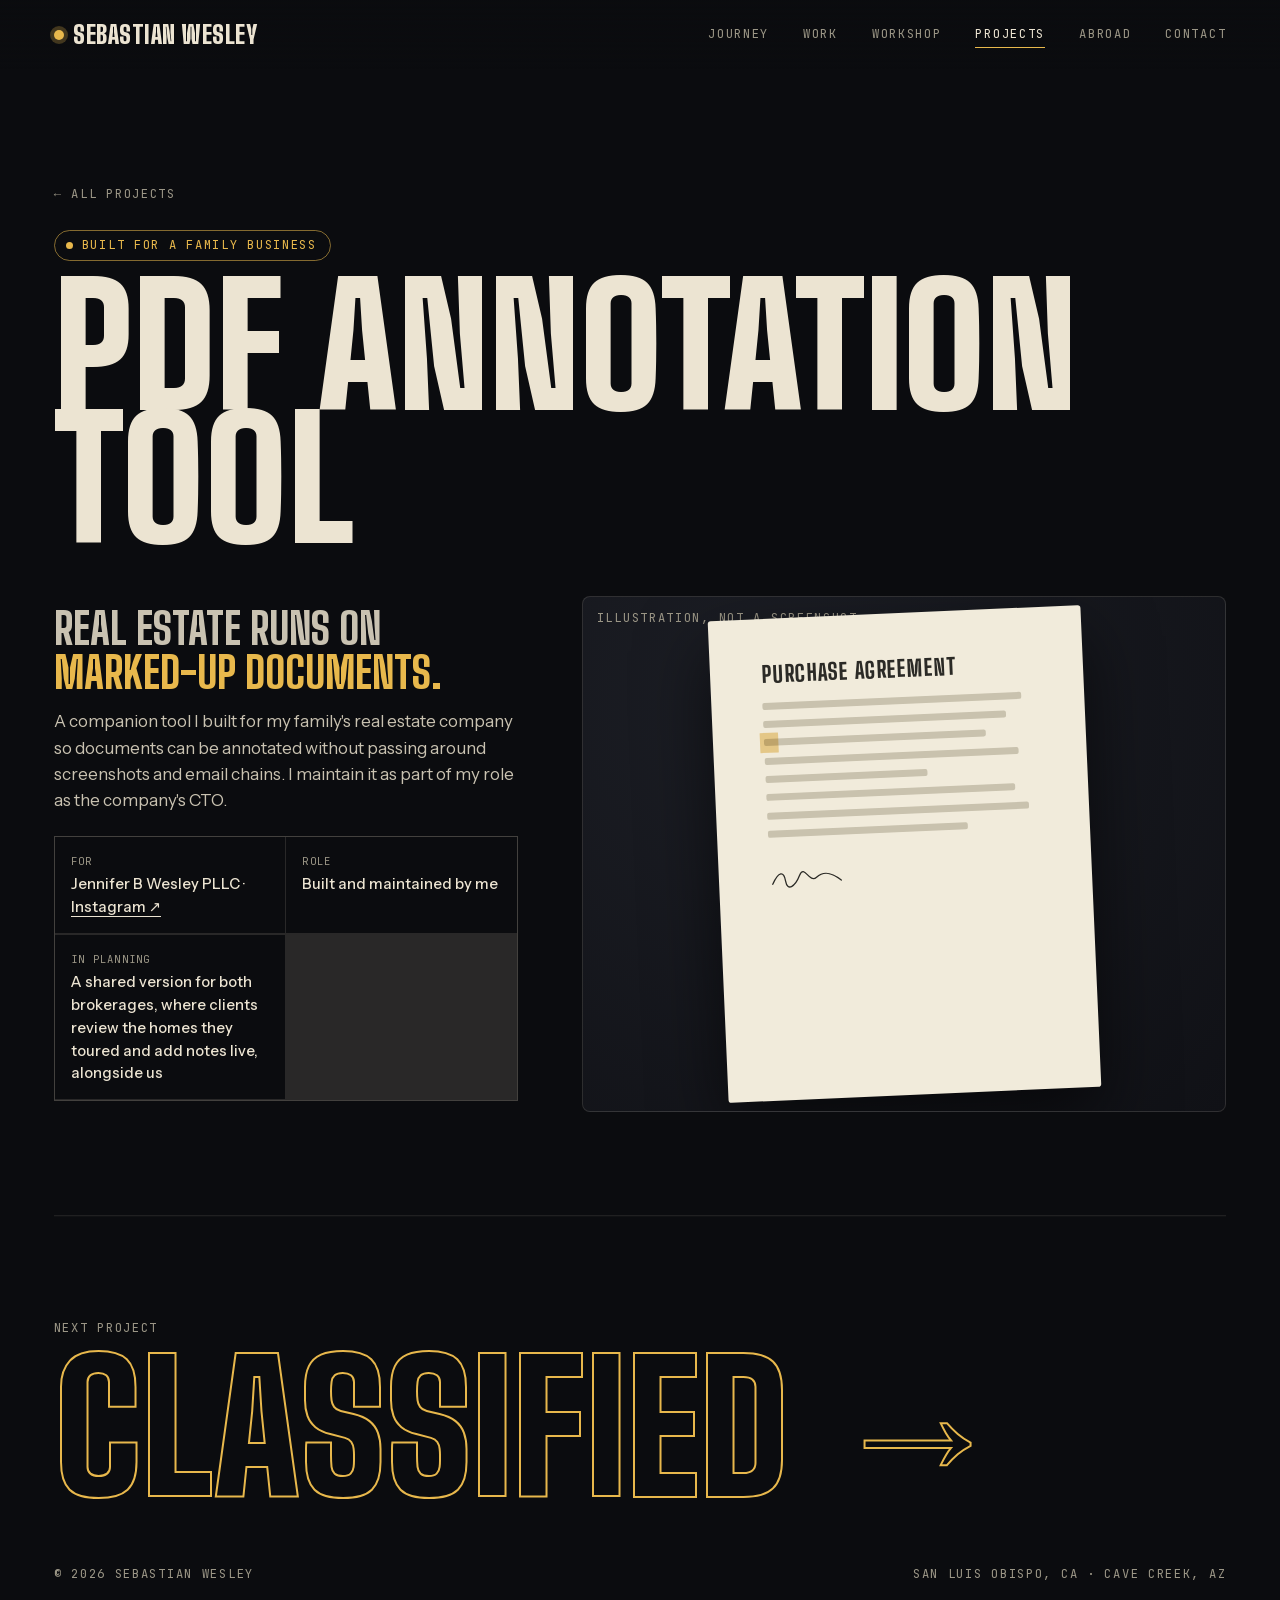
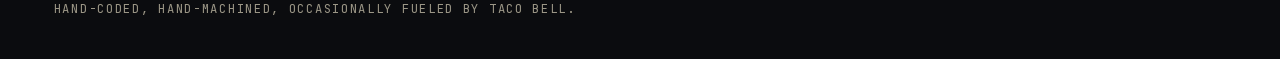
<file: portfolio/annotator.html>
<!doctype html>
<html lang="en">
<head>
<meta charset="utf-8">
<meta name="viewport" content="width=device-width,initial-scale=1,viewport-fit=cover">
<title>PDF Annotation Tool · Sebastian Wesley</title>
<meta name="description" content="A companion tool for real estate documents, built and maintained as CTO of a family business.">
<meta name="theme-color" content="#0b0c0f">
<meta property="og:title" content="PDF Annotation Tool · Sebastian Wesley">
<meta property="og:description" content="A companion tool for real estate documents, built and maintained as CTO of a family business.">
<meta name="twitter:card" content="summary">
<link rel="icon" href="data:image/svg+xml,%3Csvg xmlns='http://www.w3.org/2000/svg' viewBox='0 0 32 32'%3E%3Crect width='32' height='32' rx='7' fill='%230b0c0f'/%3E%3Ctext x='16' y='22' font-family='Arial Black,Arial' font-weight='900' font-size='15' text-anchor='middle' fill='%23e8b84c'%3ESW%3C/text%3E%3C/svg%3E">
<link rel="preload" href="assets/fonts/big-shoulders-display-latin-v24.woff2" as="font" type="font/woff2" crossorigin>
<link rel="stylesheet" href="assets/site.css?v=20261034">
</head>
<body>
<a class="skip" href="#top">Skip to content</a>
<div id="glow"></div>
<canvas id="field" aria-hidden="true"></canvas>
<div id="bar"></div>
<div class="cur" id="cur"></div>
<div id="wipe" aria-hidden="true"></div>

<nav>
  <a class="brand" href="index.html"><i></i>SEBASTIAN WESLEY</a>
  <div class="links mono">
    <a href="journey.html">Journey</a>
    <a href="work.html">Work</a>
    <a href="workshop.html">Workshop</a>
    <a href="projects.html" aria-current="page">Projects</a>
    <a href="abroad.html">Abroad</a>
    <a href="index.html#contact">Contact</a>
  </div>
  <button class="burger" type="button" aria-expanded="false" aria-controls="menu" aria-label="Open menu"><i></i><i></i></button>
</nav>
<div class="menu" id="menu" aria-label="Site menu">
    <a href="index.html" style="--i:0"><small>01</small>Home</a>
    <a href="journey.html" style="--i:1"><small>02</small>Journey</a>
    <a href="work.html" style="--i:2"><small>03</small>Work</a>
    <a href="workshop.html" style="--i:3"><small>04</small>Workshop</a>
    <a href="projects.html" style="--i:4" aria-current="page"><small>05</small>Projects</a>
    <a href="abroad.html" style="--i:5"><small>06</small>Abroad</a>
    <a href="index.html#contact" style="--i:6"><small>07</small>Contact</a>
    <div class="mfoot mono">sebastian.leo.wesley@gmail.com</div>
</div>

<main id="top" data-start="brass">
<!-- PDF TOOL -->
<section class="chap first" id="pdf" data-world="brass">
  <div class="pad">
    <a class="crumb mono" href="projects.html">← All projects</a>
    <div class="chap-head"><div><span class="pill mono"><i></i>Built for a family business</span><h2 class="chap-title">PDF Annotation<br>Tool</h2></div></div>
    <div class="chap-grid">
      <div class="chap-copy">
        <p class="lede">Real estate runs on <em>marked-up documents.</em></p>
        <p>A companion tool I built for my family's real estate company so documents can be annotated without passing around screenshots and email chains. I maintain it as part of my role as the company's CTO.</p>
        <dl class="facts">
          <div><dt>For</dt><dd>Jennifer B Wesley PLLC · <a class="dd-link" href="https://www.instagram.com/jennybellewesley/" target="_blank" rel="noopener">Instagram ↗</a></dd></div>
          <div><dt>Role</dt><dd>Built and maintained by me</dd></div>
          <div><dt>In planning</dt><dd>A shared version for both brokerages, where clients review the homes they toured and add notes live, alongside us</dd></div>
        </dl>
      </div>
      <div class="pdfstage" id="pdfstage">
        <span class="cap mono">Illustration, not a screenshot</span>
        <div class="doc">
          <p class="dh">Purchase agreement</p>
          <div class="dl" style="width:96%"></div><div class="dl" style="width:90%"></div><div class="dl hl" style="width:82%"></div><div class="dl" style="width:94%"></div><div class="dl" style="width:60%"></div>
          <div class="dl" style="width:92%"></div><div class="dl" style="width:97%"></div><div class="dl" style="width:74%"></div>
          <svg class="sig" viewBox="0 0 150 30" aria-hidden="true"><path d="M4 22 C 14 2, 22 2, 24 18 S 38 28, 46 10 S 60 24, 72 14 S 96 8, 110 20"></path></svg>
          <div class="pin"><i></i><span>Check closing date</span></div>
          <div class="stamp">REVIEWED</div>
        </div>
      </div>
    </div>
  </div>
</section>


<div class="pad"><a class="nextp" href="concept.html" data-world="paper"><span class="lab mono">Next project</span><b>Classified&nbsp;<span aria-hidden="true">→</span></b></a></div>
<div class="pad"><div class="foot mono" style="margin-top:0;padding-bottom:40px"><span>© 2026 Sebastian Wesley</span><span>San Luis Obispo, CA · Cave Creek, AZ</span><span class="tagline">Hand-coded, hand-machined, occasionally fueled by Taco Bell.</span></div></div>
</main>

<script defer src="assets/vendor/gsap-3.12.5.min.js"></script>
<script defer src="assets/vendor/ScrollTrigger-3.12.5.min.js"></script>
<script defer src="assets/vendor/lenis-1.1.13.min.js"></script>
<script defer src="assets/site.js?v=20261031"></script>
</body>
</html>
</file>
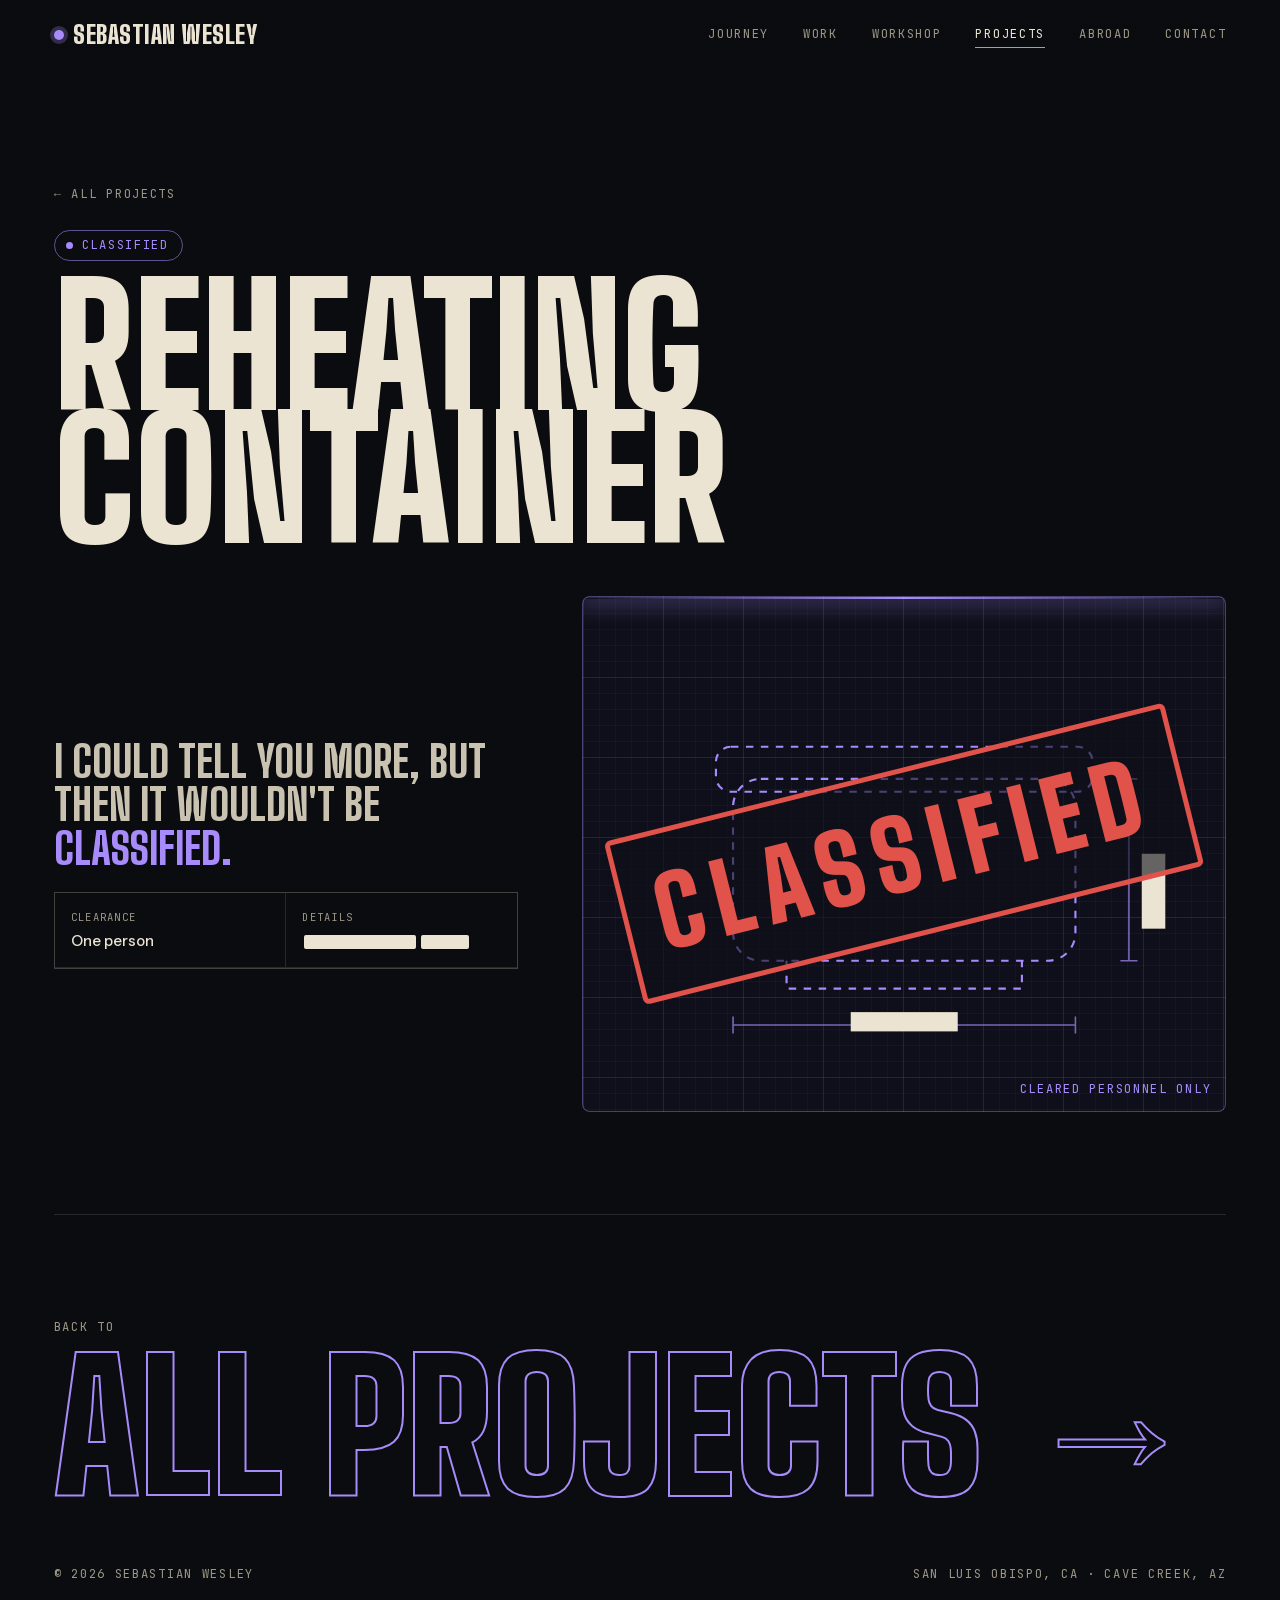
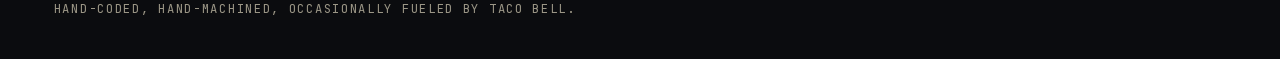
<file: portfolio/concept.html>
<!doctype html>
<html lang="en">
<head>
<meta charset="utf-8">
<meta name="viewport" content="width=device-width,initial-scale=1,viewport-fit=cover">
<title>Reheating Container · Sebastian Wesley</title>
<meta name="description" content="Classified.">
<meta name="theme-color" content="#0b0c0f">
<meta property="og:title" content="Reheating Container · Sebastian Wesley">
<meta property="og:description" content="Classified.">
<meta name="twitter:card" content="summary">
<link rel="icon" href="data:image/svg+xml,%3Csvg xmlns='http://www.w3.org/2000/svg' viewBox='0 0 32 32'%3E%3Crect width='32' height='32' rx='7' fill='%230b0c0f'/%3E%3Ctext x='16' y='22' font-family='Arial Black,Arial' font-weight='900' font-size='15' text-anchor='middle' fill='%23e8b84c'%3ESW%3C/text%3E%3C/svg%3E">
<link rel="preload" href="assets/fonts/big-shoulders-display-latin-v24.woff2" as="font" type="font/woff2" crossorigin>
<link rel="stylesheet" href="assets/site.css?v=20261034">
</head>
<body>
<a class="skip" href="#top">Skip to content</a>
<div id="glow"></div>
<canvas id="field" aria-hidden="true"></canvas>
<div id="bar"></div>
<div class="cur" id="cur"></div>
<div id="wipe" aria-hidden="true"></div>

<nav>
  <a class="brand" href="index.html"><i></i>SEBASTIAN WESLEY</a>
  <div class="links mono">
    <a href="journey.html">Journey</a>
    <a href="work.html">Work</a>
    <a href="workshop.html">Workshop</a>
    <a href="projects.html" aria-current="page">Projects</a>
    <a href="abroad.html">Abroad</a>
    <a href="index.html#contact">Contact</a>
  </div>
  <button class="burger" type="button" aria-expanded="false" aria-controls="menu" aria-label="Open menu"><i></i><i></i></button>
</nav>
<div class="menu" id="menu" aria-label="Site menu">
    <a href="index.html" style="--i:0"><small>01</small>Home</a>
    <a href="journey.html" style="--i:1"><small>02</small>Journey</a>
    <a href="work.html" style="--i:2"><small>03</small>Work</a>
    <a href="workshop.html" style="--i:3"><small>04</small>Workshop</a>
    <a href="projects.html" style="--i:4" aria-current="page"><small>05</small>Projects</a>
    <a href="abroad.html" style="--i:5"><small>06</small>Abroad</a>
    <a href="index.html#contact" style="--i:6"><small>07</small>Contact</a>
    <div class="mfoot mono">sebastian.leo.wesley@gmail.com</div>
</div>

<main id="top" data-start="violet">
<!-- CONCEPT -->
<section class="chap first" id="concept" data-world="violet">
  <div class="pad">
    <a class="crumb mono" href="projects.html">← All projects</a>
    <div class="chap-head"><div><span class="pill mono"><i></i>Classified</span><h2 class="chap-title">Reheating<br>Container</h2></div></div>
    <div class="chap-grid">
      <div class="chap-copy">
        <p class="lede">I could tell you more, but then it wouldn't be <em>classified.</em></p>
        <dl class="facts">
          <div><dt>Clearance</dt><dd>One person</dd></div>
          <div><dt>Details</dt><dd><span class="redact" style="width:7rem"></span><span class="redact" style="width:3rem"></span></dd></div>
        </dl>
      </div>
      <div class="bp" id="bp">
        <svg viewBox="0 0 600 480" aria-hidden="true">
          <g fill="none" stroke="#a78bfa" stroke-width="2" stroke-dasharray="7 7" class="bp-draw">
            <rect x="140" y="170" width="320" height="170" rx="26"/>
            <rect x="124" y="140" width="352" height="42" rx="14"/>
            <path d="M190 340 v26 h220 v-26"/>
          </g>
          <g stroke="#a78bfa" stroke-width="1.5" opacity=".7">
            <path d="M140 400 h320 M140 392 v16 M460 392 v16"/>
            <path d="M510 170 v170 M502 170 h16 M502 340 h16"/>
          </g>
          <rect x="250" y="388" width="100" height="18" fill="#ece4d2"/>
          <rect x="522" y="240" width="22" height="70" fill="#ece4d2"/>
        </svg>
        <div class="scan"></div>
        <span class="classified">Classified</span>
        <span class="stampc mono">Cleared personnel only</span>
      </div>
    </div>
  </div>
</section>


<div class="pad"><a class="nextp" href="projects.html" data-world="paper"><span class="lab mono">Back to</span><b>All projects&nbsp;<span aria-hidden="true">→</span></b></a></div>
<div class="pad"><div class="foot mono" style="margin-top:0;padding-bottom:40px"><span>© 2026 Sebastian Wesley</span><span>San Luis Obispo, CA · Cave Creek, AZ</span><span class="tagline">Hand-coded, hand-machined, occasionally fueled by Taco Bell.</span></div></div>
</main>

<script defer src="assets/vendor/gsap-3.12.5.min.js"></script>
<script defer src="assets/vendor/ScrollTrigger-3.12.5.min.js"></script>
<script defer src="assets/vendor/lenis-1.1.13.min.js"></script>
<script defer src="assets/site.js?v=20261031"></script>
</body>
</html>
</file>
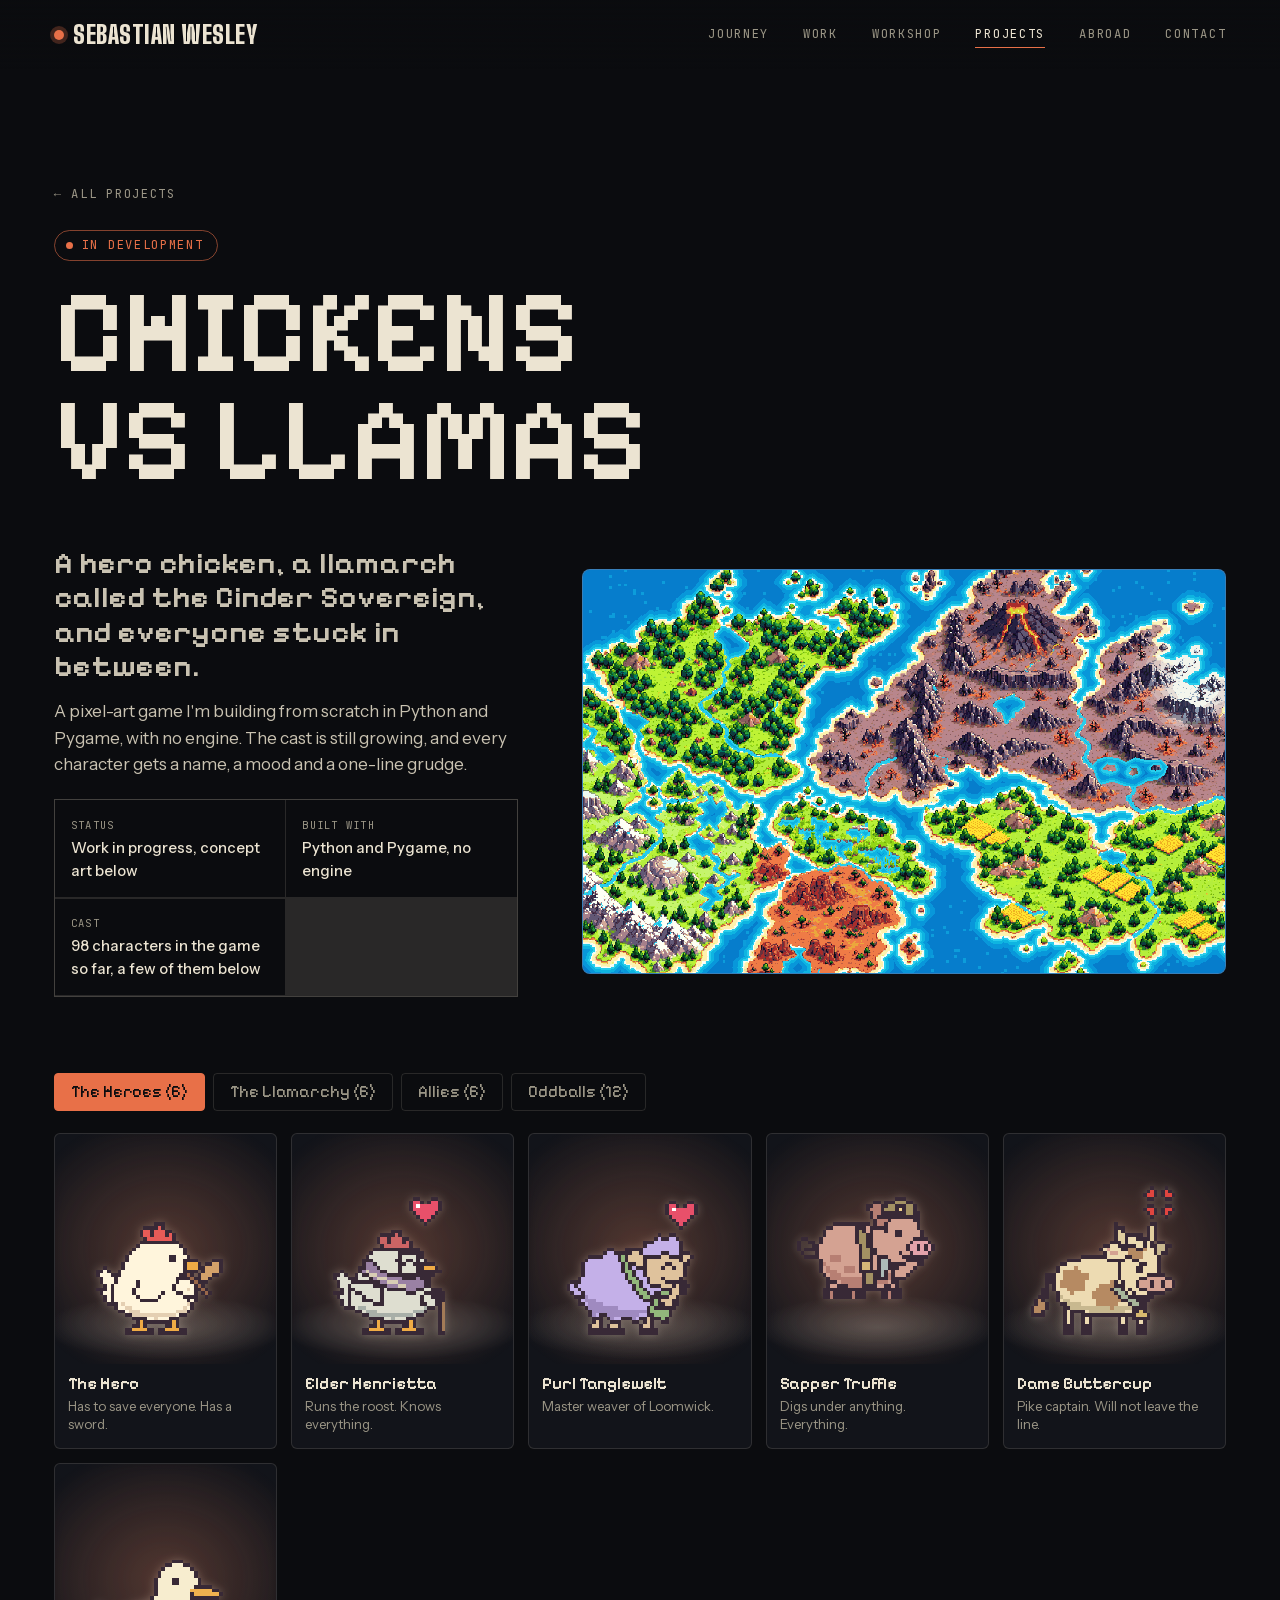
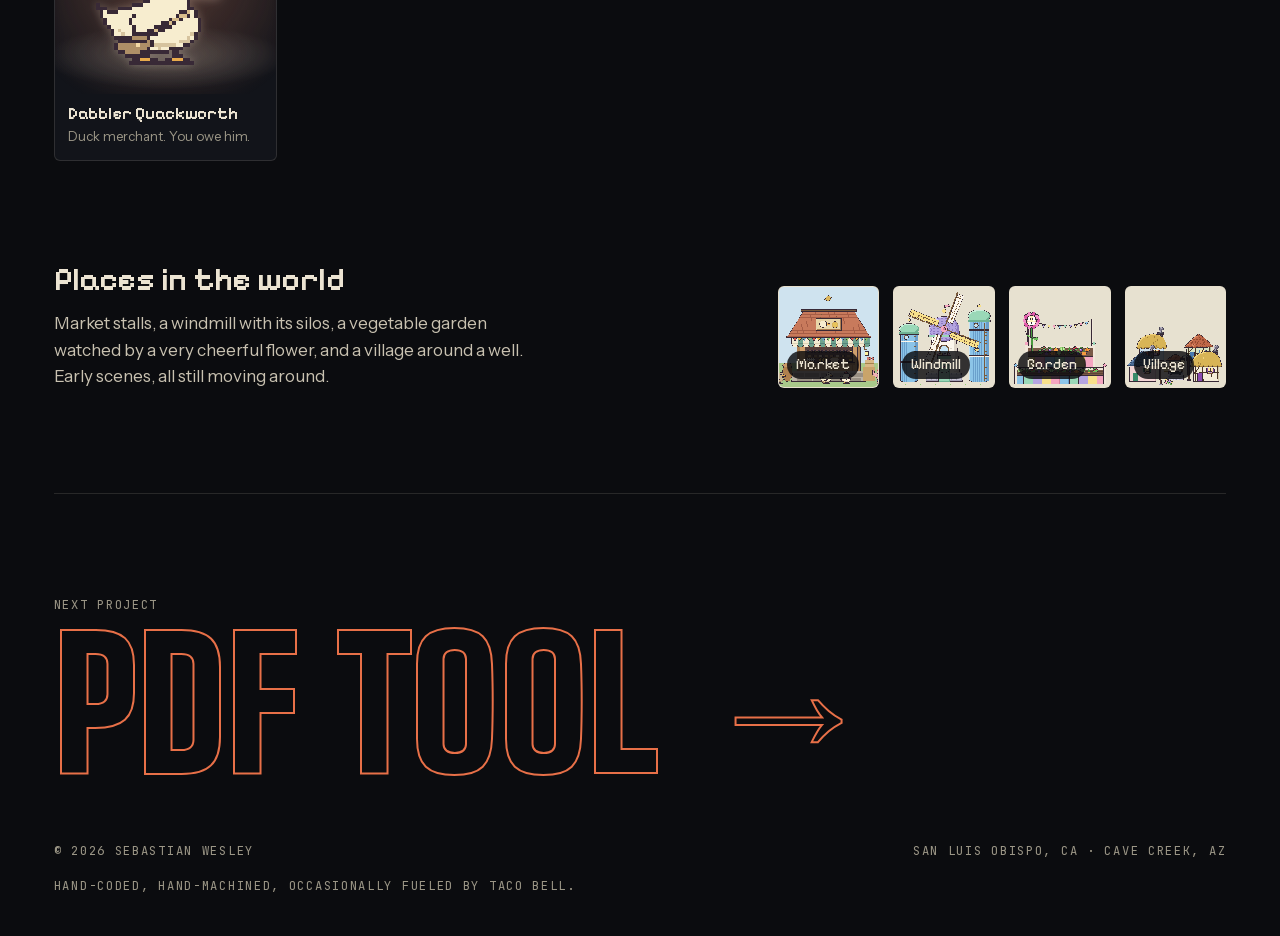
<file: portfolio/cvl.html>
<!doctype html>
<html lang="en">
<head>
<meta charset="utf-8">
<meta name="viewport" content="width=device-width,initial-scale=1,viewport-fit=cover">
<title>Chickens VS Llamas · Sebastian Wesley</title>
<meta name="description" content="A pixel-art game built in Python and Pygame with no engine. 98 characters so far.">
<meta name="theme-color" content="#0b0c0f">
<meta property="og:title" content="Chickens VS Llamas · Sebastian Wesley">
<meta property="og:description" content="A pixel-art game built in Python and Pygame with no engine. 98 characters so far.">
<meta name="twitter:card" content="summary">
<link rel="icon" href="data:image/svg+xml,%3Csvg xmlns='http://www.w3.org/2000/svg' viewBox='0 0 32 32'%3E%3Crect width='32' height='32' rx='7' fill='%230b0c0f'/%3E%3Ctext x='16' y='22' font-family='Arial Black,Arial' font-weight='900' font-size='15' text-anchor='middle' fill='%23e8b84c'%3ESW%3C/text%3E%3C/svg%3E">
<link rel="preload" href="assets/fonts/big-shoulders-display-latin-v24.woff2" as="font" type="font/woff2" crossorigin>
<link rel="stylesheet" href="assets/site.css?v=20261034">
</head>
<body>
<a class="skip" href="#top">Skip to content</a>
<div id="glow"></div>
<canvas id="field" aria-hidden="true"></canvas>
<div id="bar"></div>
<div class="cur" id="cur"></div>
<div id="wipe" aria-hidden="true"></div>

<nav>
  <a class="brand" href="index.html"><i></i>SEBASTIAN WESLEY</a>
  <div class="links mono">
    <a href="journey.html">Journey</a>
    <a href="work.html">Work</a>
    <a href="workshop.html">Workshop</a>
    <a href="projects.html" aria-current="page">Projects</a>
    <a href="abroad.html">Abroad</a>
    <a href="index.html#contact">Contact</a>
  </div>
  <button class="burger" type="button" aria-expanded="false" aria-controls="menu" aria-label="Open menu"><i></i><i></i></button>
</nav>
<div class="menu" id="menu" aria-label="Site menu">
    <a href="index.html" style="--i:0"><small>01</small>Home</a>
    <a href="journey.html" style="--i:1"><small>02</small>Journey</a>
    <a href="work.html" style="--i:2"><small>03</small>Work</a>
    <a href="workshop.html" style="--i:3"><small>04</small>Workshop</a>
    <a href="projects.html" style="--i:4" aria-current="page"><small>05</small>Projects</a>
    <a href="abroad.html" style="--i:5"><small>06</small>Abroad</a>
    <a href="index.html#contact" style="--i:6"><small>07</small>Contact</a>
    <div class="mfoot mono">sebastian.leo.wesley@gmail.com</div>
</div>

<main id="top" data-start="ember">
<!-- CHICKENS VS LLAMAS -->
<section class="chap first cvl" id="cvl" data-world="ember">
  <div class="pad">
    <a class="crumb mono" href="projects.html">← All projects</a>
    <div class="chap-head">
      <div><span class="pill mono"><i></i>In development</span><h2 class="chap-title">Chickens<br>VS Llamas</h2></div>
    </div>
    <div class="chap-grid">
      <div class="chap-copy">
        <p class="lede">A hero chicken, a llamarch called the Cinder Sovereign, and everyone stuck in between.</p>
        <p>A pixel-art game I'm building from scratch in Python and Pygame, with no engine. The cast is still growing, and every character gets a name, a mood and a one-line grudge.</p>
        <dl class="facts">
          <div><dt>Status</dt><dd>Work in progress, concept art below</dd></div>
          <div><dt>Built with</dt><dd>Python and Pygame, no engine</dd></div>
          <div><dt>Cast</dt><dd>98 characters in the game so far, a few of them below</dd></div>
        </dl>
      </div>
      <div class="mapbox"><img src="assets/scenes/map.webp" alt="Pixel-art map of the game world with forests, a volcano and farmland" loading="lazy" width="791" height="497"></div>
    </div>

    <div class="tabs" role="tablist" aria-label="Cast groups" id="tabs"></div>
    <div class="cast" id="cast" aria-live="polite"></div>

    <div class="world">
      <div><h3>Places in the world</h3><p>Market stalls, a windmill with its silos, a vegetable garden watched by a very cheerful flower, and a village around a well. Early scenes, all still moving around.</p></div>
      <div class="places">
        <figure><img src="assets/scenes/market.webp" alt="Pixel-art market stall" loading="lazy" width="1020" height="750"><figcaption>Market</figcaption></figure>
        <figure><img src="assets/scenes/windmill.webp" alt="Pixel-art windmill and silos" loading="lazy" width="720" height="720"><figcaption>Windmill</figcaption></figure>
        <figure><img src="assets/scenes/garden.webp" alt="Pixel-art vegetable garden with a flower" loading="lazy" width="720" height="720"><figcaption>Garden</figcaption></figure>
        <figure><img src="assets/scenes/village.webp" alt="Pixel-art village around a well" loading="lazy" width="720" height="720"><figcaption>Village</figcaption></figure>
      </div>
    </div>
  </div>
</section>


<div class="pad"><a class="nextp" href="annotator.html" data-world="paper"><span class="lab mono">Next project</span><b>PDF Tool&nbsp;<span aria-hidden="true">→</span></b></a></div>
<div class="pad"><div class="foot mono" style="margin-top:0;padding-bottom:40px"><span>© 2026 Sebastian Wesley</span><span>San Luis Obispo, CA · Cave Creek, AZ</span><span class="tagline">Hand-coded, hand-machined, occasionally fueled by Taco Bell.</span></div></div>
</main>

<script defer src="assets/vendor/gsap-3.12.5.min.js"></script>
<script defer src="assets/vendor/ScrollTrigger-3.12.5.min.js"></script>
<script defer src="assets/vendor/lenis-1.1.13.min.js"></script>
<script defer src="assets/site.js?v=20261031"></script>
</body>
</html>
</file>
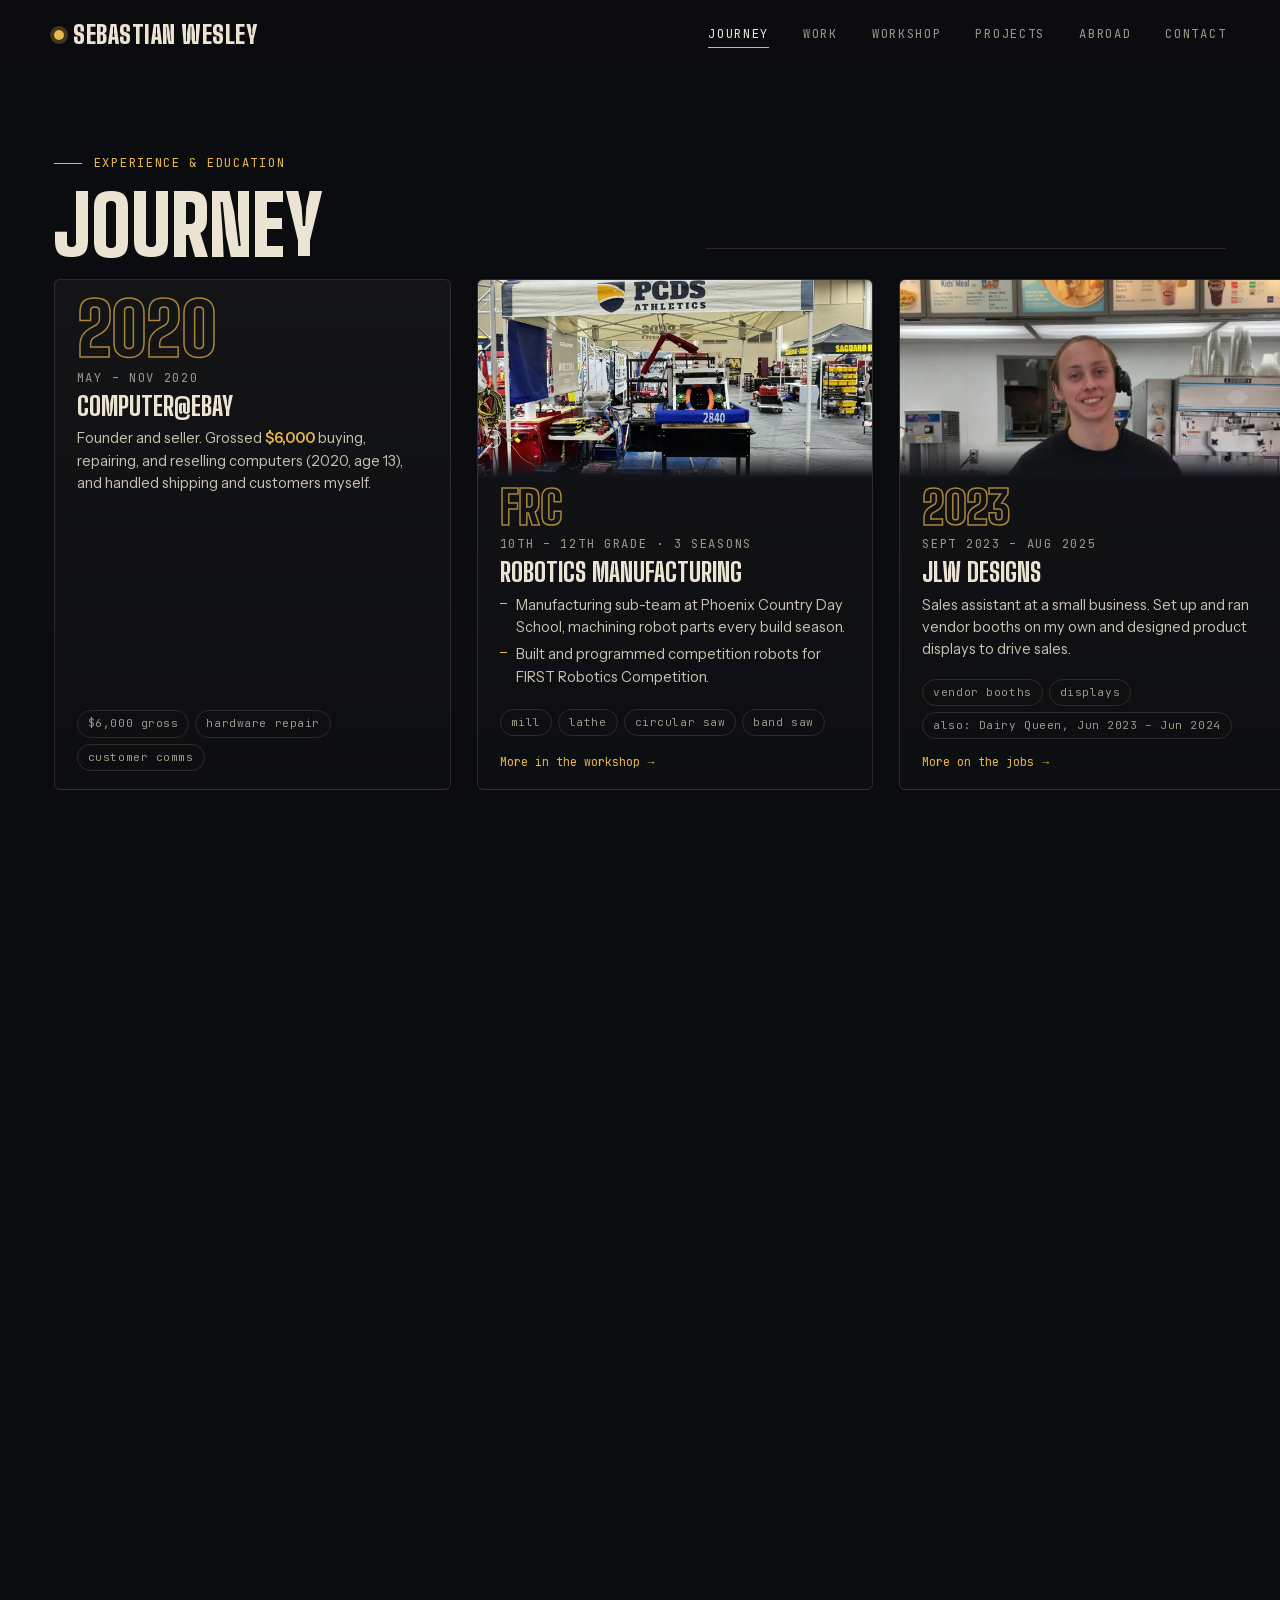
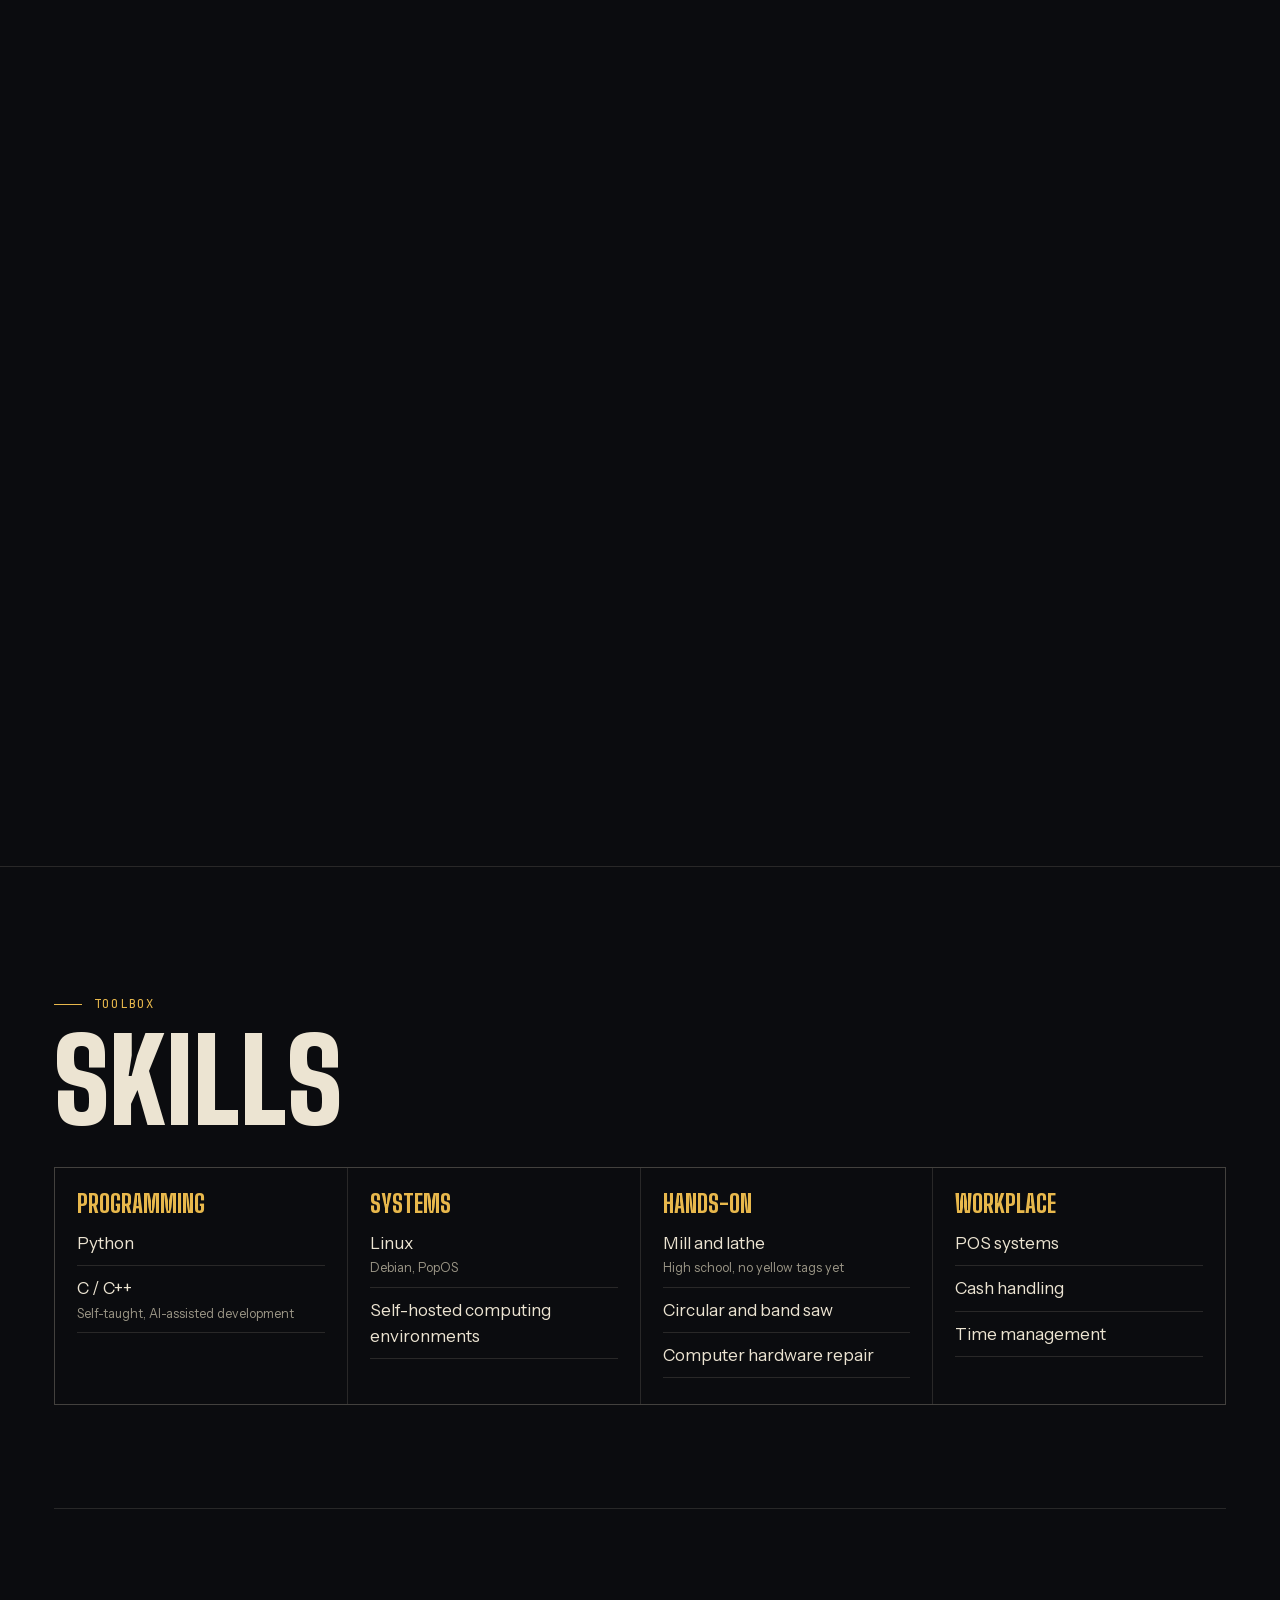
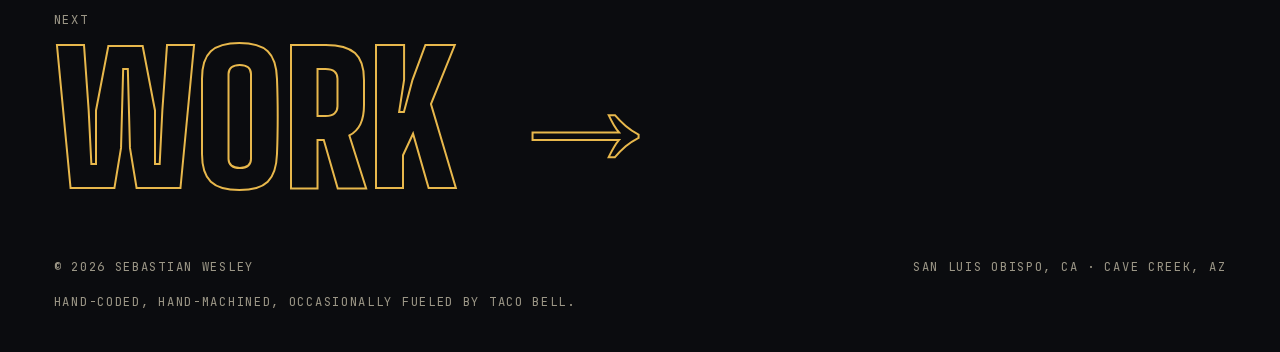
<file: portfolio/journey.html>
<!doctype html>
<html lang="en">
<head>
<meta charset="utf-8">
<meta name="viewport" content="width=device-width,initial-scale=1,viewport-fit=cover">
<title>Journey · Sebastian Wesley</title>
<meta name="description" content="Experience and education: Computer@eBay, FRC robotics manufacturing, JLW Designs, Cal Poly biomedical engineering and CTO work for a family real estate business.">
<meta name="theme-color" content="#0b0c0f">
<meta property="og:title" content="Journey · Sebastian Wesley">
<meta property="og:description" content="Experience and education: Computer@eBay, FRC robotics manufacturing, JLW Designs, Cal Poly biomedical engineering and CTO work for a family real estate business.">
<meta name="twitter:card" content="summary">
<link rel="icon" href="data:image/svg+xml,%3Csvg xmlns='http://www.w3.org/2000/svg' viewBox='0 0 32 32'%3E%3Crect width='32' height='32' rx='7' fill='%230b0c0f'/%3E%3Ctext x='16' y='22' font-family='Arial Black,Arial' font-weight='900' font-size='15' text-anchor='middle' fill='%23e8b84c'%3ESW%3C/text%3E%3C/svg%3E">
<link rel="preload" href="assets/fonts/big-shoulders-display-latin-v24.woff2" as="font" type="font/woff2" crossorigin>
<link rel="stylesheet" href="assets/site.css?v=20261034">
</head>
<body>
<a class="skip" href="#top">Skip to content</a>
<div id="glow"></div>
<canvas id="field" aria-hidden="true"></canvas>
<div id="bar"></div>
<div class="cur" id="cur"></div>
<div id="wipe" aria-hidden="true"></div>

<nav>
  <a class="brand" href="index.html"><i></i>SEBASTIAN WESLEY</a>
  <div class="links mono">
    <a href="journey.html" aria-current="page">Journey</a>
    <a href="work.html">Work</a>
    <a href="workshop.html">Workshop</a>
    <a href="projects.html">Projects</a>
    <a href="abroad.html">Abroad</a>
    <a href="index.html#contact">Contact</a>
  </div>
  <button class="burger" type="button" aria-expanded="false" aria-controls="menu" aria-label="Open menu"><i></i><i></i></button>
</nav>
<div class="menu" id="menu" aria-label="Site menu">
    <a href="index.html" style="--i:0"><small>01</small>Home</a>
    <a href="journey.html" style="--i:1" aria-current="page"><small>02</small>Journey</a>
    <a href="work.html" style="--i:2"><small>03</small>Work</a>
    <a href="workshop.html" style="--i:3"><small>04</small>Workshop</a>
    <a href="projects.html" style="--i:4"><small>05</small>Projects</a>
    <a href="abroad.html" style="--i:5"><small>06</small>Abroad</a>
    <a href="index.html#contact" style="--i:6"><small>07</small>Contact</a>
    <div class="mfoot mono">sebastian.leo.wesley@gmail.com</div>
</div>

<main id="top" data-start="brass">
<!-- JOURNEY -->
<section class="journey" id="journey" data-world="brass">
  <div class="j-head pad">
    <div><div class="kicker mono">Experience &amp; education</div><h2 class="h2">Journey</h2></div>
    <div class="j-rail" aria-hidden="true"><i></i></div>
  </div>
  <div class="j-track">
    <article class="jc">
      <div class="yr">2020</div>
      <div class="tag mono">May – Nov 2020</div>
      <h3>Computer@eBay</h3>
      <p>Founder and seller. Grossed <strong class="hl">$6,000</strong> buying, repairing, and reselling computers (2020, age 13), and handled shipping and customers myself.</p>
      <div class="chips"><span class="chip">$6,000 gross</span><span class="chip">hardware repair</span><span class="chip">customer comms</span></div>
    </article>
    <article class="jc">
      <div class="jc-ph"><img style="--fp:50% 45%" src="assets/photos/frc-pit.webp" alt="The robotics team pit at a competition" loading="lazy" width="1400" height="1384"></div>
      <div class="yr">FRC</div>
      <div class="tag mono">10th – 12th grade · 3 seasons</div>
      <h3>Robotics manufacturing</h3>
      <ul><li>Manufacturing sub-team at Phoenix Country Day School, machining robot parts every build season.</li><li>Built and programmed competition robots for FIRST Robotics Competition.</li></ul>
      <div class="chips"><span class="chip">mill</span><span class="chip">lathe</span><span class="chip">circular saw</span><span class="chip">band saw</span></div>
      <a class="more" href="workshop.html">More in the workshop <span aria-hidden="true">→</span></a>
    </article>
    <article class="jc">
      <div class="jc-ph"><img style="--fp:50% 33%" src="assets/photos/dq.webp" alt="Sebastian at the Dairy Queen counter" loading="lazy" width="825" height="1100"></div>
      <div class="yr">2023</div>
      <div class="tag mono">Sept 2023 – Aug 2025</div>
      <h3>JLW Designs</h3>
      <p>Sales assistant at a small business. Set up and ran vendor booths on my own and designed product displays to drive sales.</p>
      <div class="chips"><span class="chip">vendor booths</span><span class="chip">displays</span><span class="chip">also: Dairy Queen, Jun 2023 – Jun 2024</span></div>
      <a class="more" href="work.html">More on the jobs <span aria-hidden="true">→</span></a>
    </article>
    <article class="jc">
      <div class="yr">2025</div>
      <div class="tag mono">Cal Poly, San Luis Obispo</div>
      <h3>B.S. Biomedical Engineering</h3>
      <p>Year 2, aiming for the Bioinstrumentation concentration. Member of the Medical Design Club. Previously Phoenix Country Day School, class of 2025, GPA 3.73.</p>
      <div class="chips"><span class="chip">Intro EE &amp; Lab</span><span class="chip">Physics I–III</span><span class="chip">Molecules &amp; Cells</span><span class="chip">Mechanics</span></div>
    </article>
    <article class="jc now">
      <div class="jc-ph"><img style="--fp:50% 33%" src="assets/photos/taco.webp" alt="Sebastian in a Taco Bell uniform" loading="lazy" width="825" height="1100"></div>
      <div class="yr">NOW</div>
      <div class="tag mono live"><i></i>Current</div>
      <h3>CTO, Jennifer B Wesley PLLC</h3>
      <p>I direct technology for my family's real estate business, and I built and maintain its tools, including a PDF annotation app for real estate documents.</p>
      <p style="margin-top:10px">Also working about 18 hours a week at Taco Bell.</p>
      <div class="chips"><span class="chip">PDF annotation tool</span><span class="chip">internal tools</span></div>
    </article>
    <article class="jc next">
      <div><div class="yr">NEXT</div><div class="tag mono">Planned</div><h3>Studying abroad</h3><p>Singapore this J-term through CIEE, then hopefully a year in Japan.</p></div>
      <a href="abroad.html">See the route <span aria-hidden="true">→</span></a>
    </article>
  </div>
</section>


<!-- SKILLS -->
<section class="skills pad" id="skills" data-world="paper">
  <div class="kicker mono">Toolbox</div>
  <h2 class="h2">Skills</h2>
  <div class="sk-grid">
    <div class="sk"><h3>Programming</h3><ul><li>Python</li><li>C / C++<small>Self-taught, AI-assisted development</small></li></ul></div>
    <div class="sk"><h3>Systems</h3><ul><li>Linux<small>Debian, PopOS</small></li><li>Self-hosted computing environments</li></ul></div>
    <div class="sk"><h3>Hands-on</h3><ul><li>Mill and lathe<small>High school, no yellow tags yet</small></li><li>Circular and band saw</li><li>Computer hardware repair</li></ul></div>
    <div class="sk"><h3>Workplace</h3><ul><li>POS systems</li><li>Cash handling</li><li>Time management</li></ul></div>
  </div>
</section>


<div class="pad"><a class="nextp" href="work.html" data-world="paper"><span class="lab mono">Next</span><b>Work&nbsp;<span aria-hidden="true">→</span></b></a></div>
<div class="pad"><div class="foot mono" style="margin-top:0;padding-bottom:40px"><span>© 2026 Sebastian Wesley</span><span>San Luis Obispo, CA · Cave Creek, AZ</span><span class="tagline">Hand-coded, hand-machined, occasionally fueled by Taco Bell.</span></div></div>
</main>

<script defer src="assets/vendor/gsap-3.12.5.min.js"></script>
<script defer src="assets/vendor/ScrollTrigger-3.12.5.min.js"></script>
<script defer src="assets/vendor/lenis-1.1.13.min.js"></script>
<script defer src="assets/site.js?v=20261031"></script>
</body>
</html>
</file>
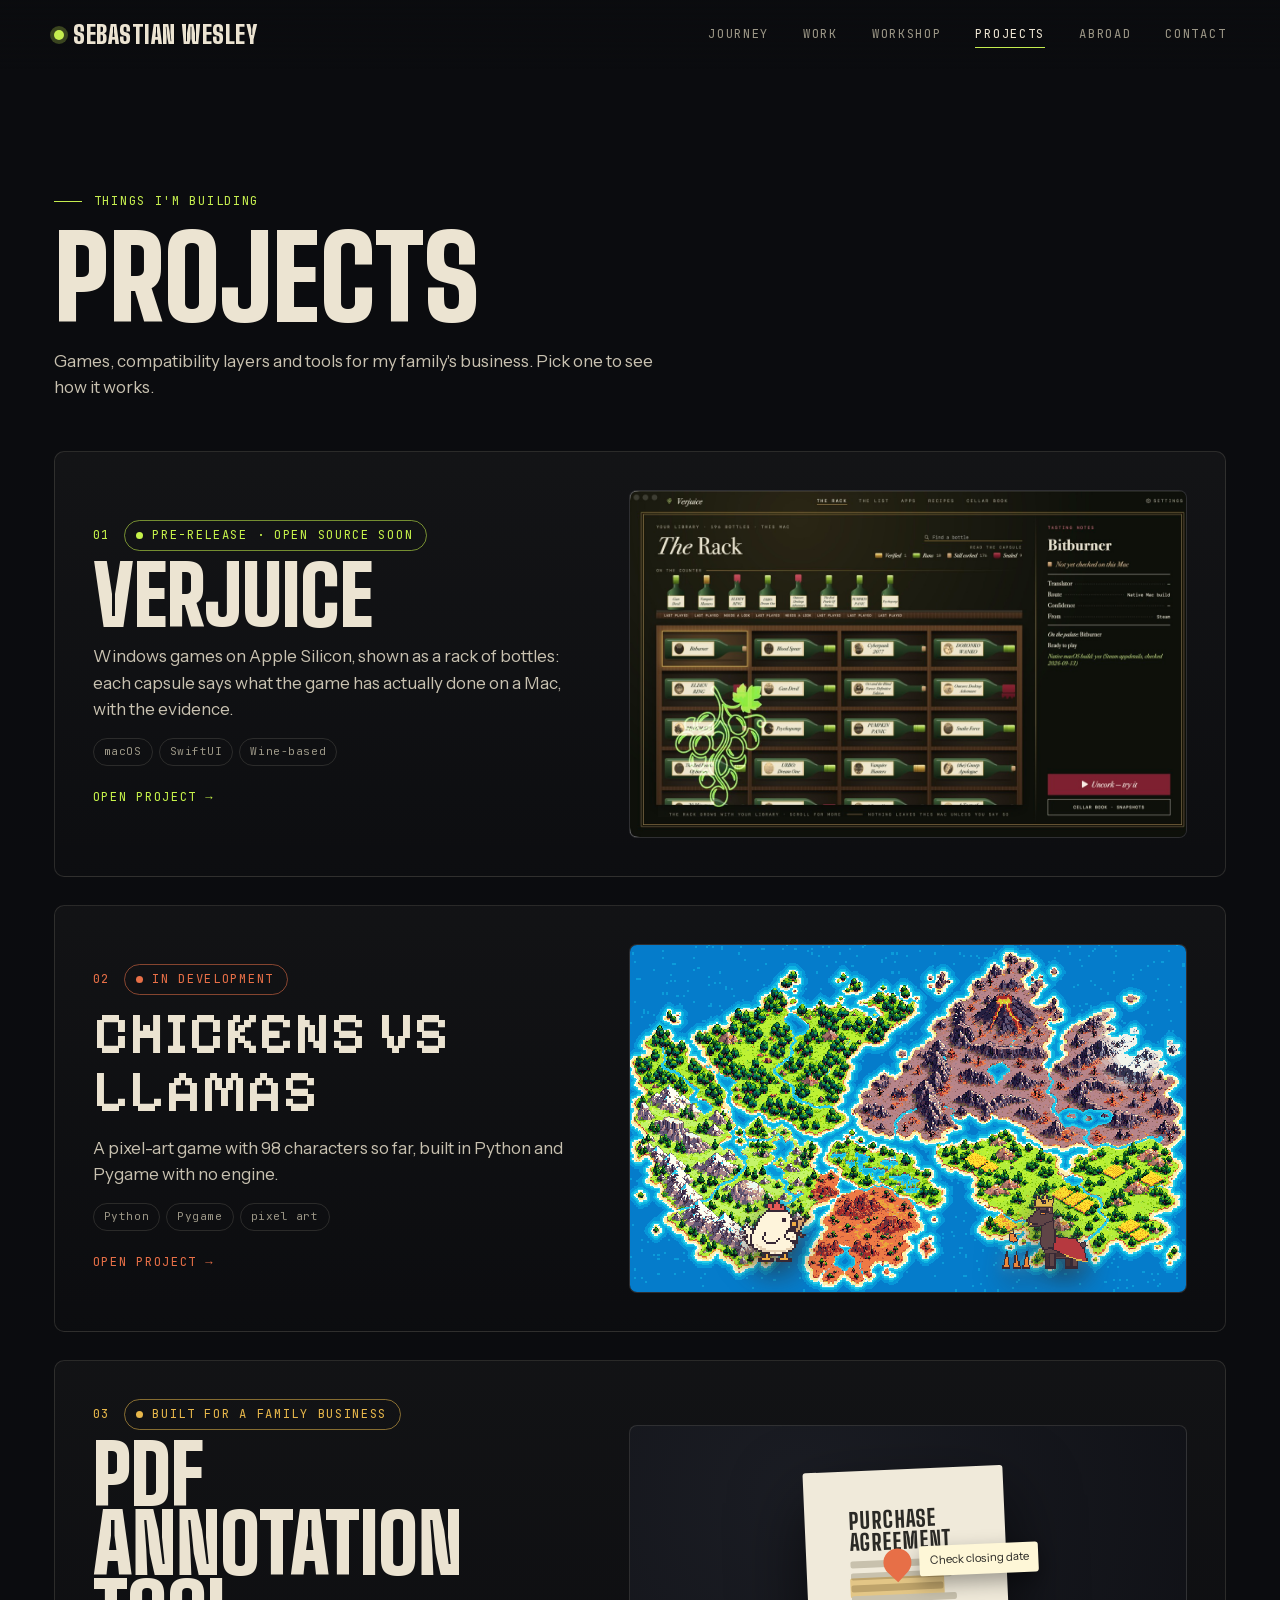
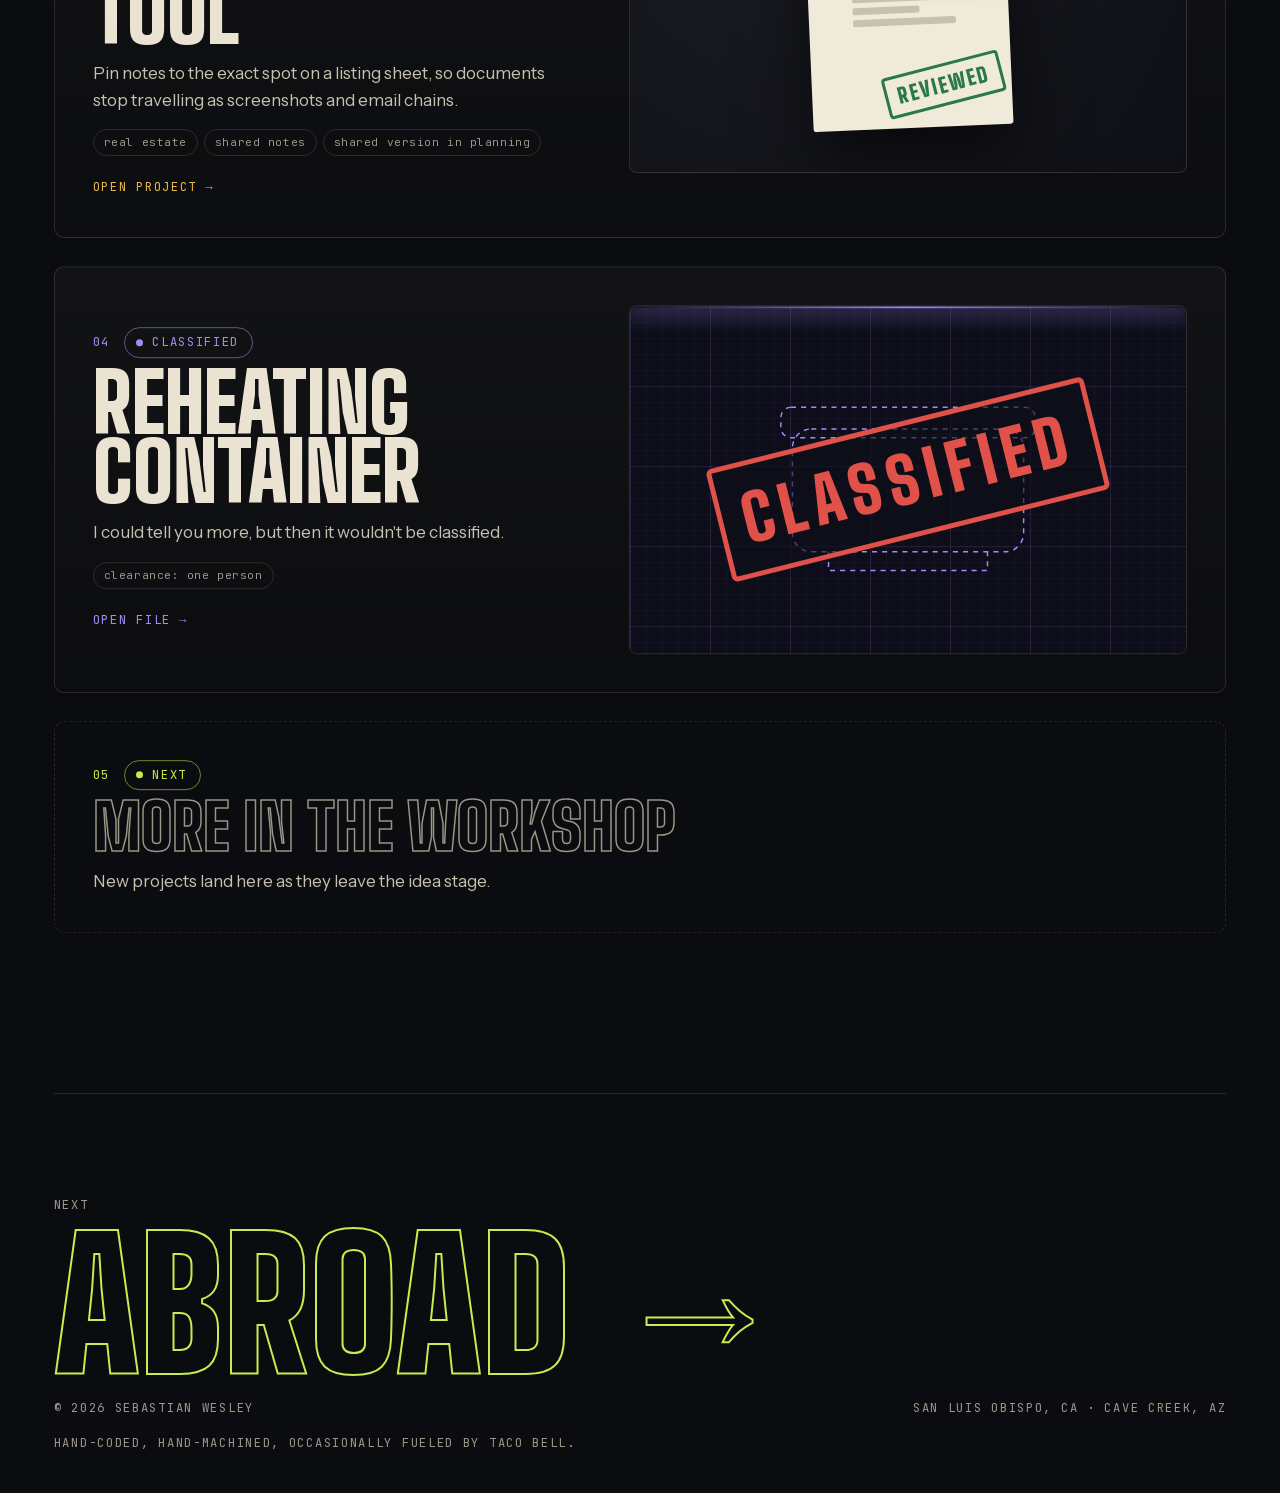
<file: portfolio/projects.html>
<!doctype html>
<html lang="en">
<head>
<meta charset="utf-8">
<meta name="viewport" content="width=device-width,initial-scale=1,viewport-fit=cover">
<title>Projects · Sebastian Wesley</title>
<meta name="description" content="Verjuice, Chickens VS Llamas, a PDF annotation tool and a classified reheating container.">
<meta name="theme-color" content="#0b0c0f">
<meta property="og:title" content="Projects · Sebastian Wesley">
<meta property="og:description" content="Verjuice, Chickens VS Llamas, a PDF annotation tool and a classified reheating container.">
<meta name="twitter:card" content="summary">
<link rel="icon" href="data:image/svg+xml,%3Csvg xmlns='http://www.w3.org/2000/svg' viewBox='0 0 32 32'%3E%3Crect width='32' height='32' rx='7' fill='%230b0c0f'/%3E%3Ctext x='16' y='22' font-family='Arial Black,Arial' font-weight='900' font-size='15' text-anchor='middle' fill='%23e8b84c'%3ESW%3C/text%3E%3C/svg%3E">
<link rel="preload" href="assets/fonts/big-shoulders-display-latin-v24.woff2" as="font" type="font/woff2" crossorigin>
<link rel="stylesheet" href="assets/site.css?v=20261034">
</head>
<body>
<a class="skip" href="#top">Skip to content</a>
<div id="glow"></div>
<canvas id="field" aria-hidden="true"></canvas>
<div id="bar"></div>
<div class="cur" id="cur"></div>
<div id="wipe" aria-hidden="true"></div>

<nav>
  <a class="brand" href="index.html"><i></i>SEBASTIAN WESLEY</a>
  <div class="links mono">
    <a href="journey.html">Journey</a>
    <a href="work.html">Work</a>
    <a href="workshop.html">Workshop</a>
    <a href="projects.html" aria-current="page">Projects</a>
    <a href="abroad.html">Abroad</a>
    <a href="index.html#contact">Contact</a>
  </div>
  <button class="burger" type="button" aria-expanded="false" aria-controls="menu" aria-label="Open menu"><i></i><i></i></button>
</nav>
<div class="menu" id="menu" aria-label="Site menu">
    <a href="index.html" style="--i:0"><small>01</small>Home</a>
    <a href="journey.html" style="--i:1"><small>02</small>Journey</a>
    <a href="work.html" style="--i:2"><small>03</small>Work</a>
    <a href="workshop.html" style="--i:3"><small>04</small>Workshop</a>
    <a href="projects.html" style="--i:4" aria-current="page"><small>05</small>Projects</a>
    <a href="abroad.html" style="--i:5"><small>06</small>Abroad</a>
    <a href="index.html#contact" style="--i:6"><small>07</small>Contact</a>
    <div class="mfoot mono">sebastian.leo.wesley@gmail.com</div>
</div>

<main id="top" data-start="paper">
<section class="phead pad" data-world="paper">
  <div class="kicker mono">Things I'm building</div>
  <h1 class="h2">Projects</h1>
  <p>Games, compatibility layers and tools for my family's business. Pick one to see how it works.</p>
</section>
<div class="pad plist">
  <a class="pcard" href="verjuice.html" data-world="lime" style="--c:var(--lime)">
    <div>
      <div class="pc-top"><span class="pc-n mono">01</span><span class="pill mono"><i></i>Pre-release · open source soon</span></div>
      <h2 class="pc-t">Verjuice</h2>
      <p>Windows games on Apple Silicon, shown as a rack of bottles: each capsule says what the game has actually done on a Mac, with the evidence.</p>
      <div class="chips"><span class="chip">macOS</span><span class="chip">SwiftUI</span><span class="chip">Wine-based</span></div>
      <span class="pc-go mono">Open project <span aria-hidden="true">→</span></span>
    </div>
    <div class="pv pv-v"><img class="zoom" src="assets/verjuice/rack.jpg" alt="The Verjuice Cellar rack of game bottles" loading="lazy" width="1300" height="798"><img class="g" src="assets/verjuice/grapes-320.webp" srcset="assets/verjuice/grapes-160.webp 160w, assets/verjuice/grapes-320.webp 320w, assets/verjuice/grapes-540.webp 540w" sizes="(max-width: 760px) 100px, 160px" alt="" width="320" height="373"></div>
  </a>
  <a class="pcard cvl" href="cvl.html" data-world="ember" style="--c:var(--ember)">
    <div>
      <div class="pc-top"><span class="pc-n mono">02</span><span class="pill mono"><i></i>In development</span></div>
      <h2 class="pc-t">Chickens VS Llamas</h2>
      <p>A pixel-art game with 98 characters so far, built in Python and Pygame with no engine.</p>
      <div class="chips"><span class="chip">Python</span><span class="chip">Pygame</span><span class="chip">pixel art</span></div>
      <span class="pc-go mono">Open project <span aria-hidden="true">→</span></span>
    </div>
    <div class="pv pv-c"><img class="zoom" src="assets/scenes/map.webp" alt="Pixel-art world map" loading="lazy" width="791" height="497"><img class="sp sp1" src="assets/cast/the-hero.webp" alt="" width="183" height="190"><img class="sp sp2" src="assets/cast/cinder-sovereign.webp" alt="" width="183" height="190"></div>
  </a>
  <a class="pcard" href="annotator.html" data-world="brass" style="--c:var(--brass)">
    <div>
      <div class="pc-top"><span class="pc-n mono">03</span><span class="pill mono"><i></i>Built for a family business</span></div>
      <h2 class="pc-t">PDF Annotation Tool</h2>
      <p>Pin notes to the exact spot on a listing sheet, so documents stop travelling as screenshots and email chains.</p>
      <div class="chips"><span class="chip">real estate</span><span class="chip">shared notes</span><span class="chip">shared version in planning</span></div>
      <span class="pc-go mono">Open project <span aria-hidden="true">→</span></span>
    </div>
    <div class="pv pv-a"><div class="doc"><p class="dh">Purchase agreement</p><div class="dl" style="width:96%"></div><div class="dl" style="width:90%"></div><div class="dl hl" style="width:82%"></div><div class="dl" style="width:94%"></div><div class="dl" style="width:60%"></div><div class="dl" style="width:92%"></div><div class="pin"><i></i><span>Check closing date</span></div><div class="stamp">REVIEWED</div></div></div>
  </a>
  <a class="pcard" href="concept.html" data-world="violet" style="--c:var(--violet)">
    <div>
      <div class="pc-top"><span class="pc-n mono">04</span><span class="pill mono"><i></i>Classified</span></div>
      <h2 class="pc-t">Reheating Container</h2>
      <p>I could tell you more, but then it wouldn't be classified.</p>
      <div class="chips"><span class="chip">clearance: one person</span></div>
      <span class="pc-go mono">Open file <span aria-hidden="true">→</span></span>
    </div>
    <div class="pv pv-k"><div class="bp"><svg viewBox="0 0 600 480" aria-hidden="true"><g fill="none" stroke="#a78bfa" stroke-width="2" stroke-dasharray="7 7"><rect x="140" y="170" width="320" height="170" rx="26"/><rect x="124" y="140" width="352" height="42" rx="14"/><path d="M190 340 v26 h220 v-26"/></g></svg><div class="scan"></div><span class="classified">Classified</span></div></div>
  </a>
  <div class="pcard soon" data-world="paper">
    <div class="pc-top"><span class="pc-n mono">05</span><span class="pill mono"><i></i>Next</span></div>
    <h2 class="pc-t">More in the workshop</h2>
    <p>New projects land here as they leave the idea stage.</p>
  </div>
</div>

<div class="pad"><a class="nextp" href="abroad.html" data-world="paper"><span class="lab mono">Next</span><b>Abroad&nbsp;<span aria-hidden="true">→</span></b></a></div>
<div class="pad"><div class="foot mono" style="margin-top:0;padding-bottom:40px"><span>© 2026 Sebastian Wesley</span><span>San Luis Obispo, CA · Cave Creek, AZ</span><span class="tagline">Hand-coded, hand-machined, occasionally fueled by Taco Bell.</span></div></div>
</main>

<script defer src="assets/vendor/gsap-3.12.5.min.js"></script>
<script defer src="assets/vendor/ScrollTrigger-3.12.5.min.js"></script>
<script defer src="assets/vendor/lenis-1.1.13.min.js"></script>
<script defer src="assets/site.js?v=20261031"></script>
</body>
</html>
</file>
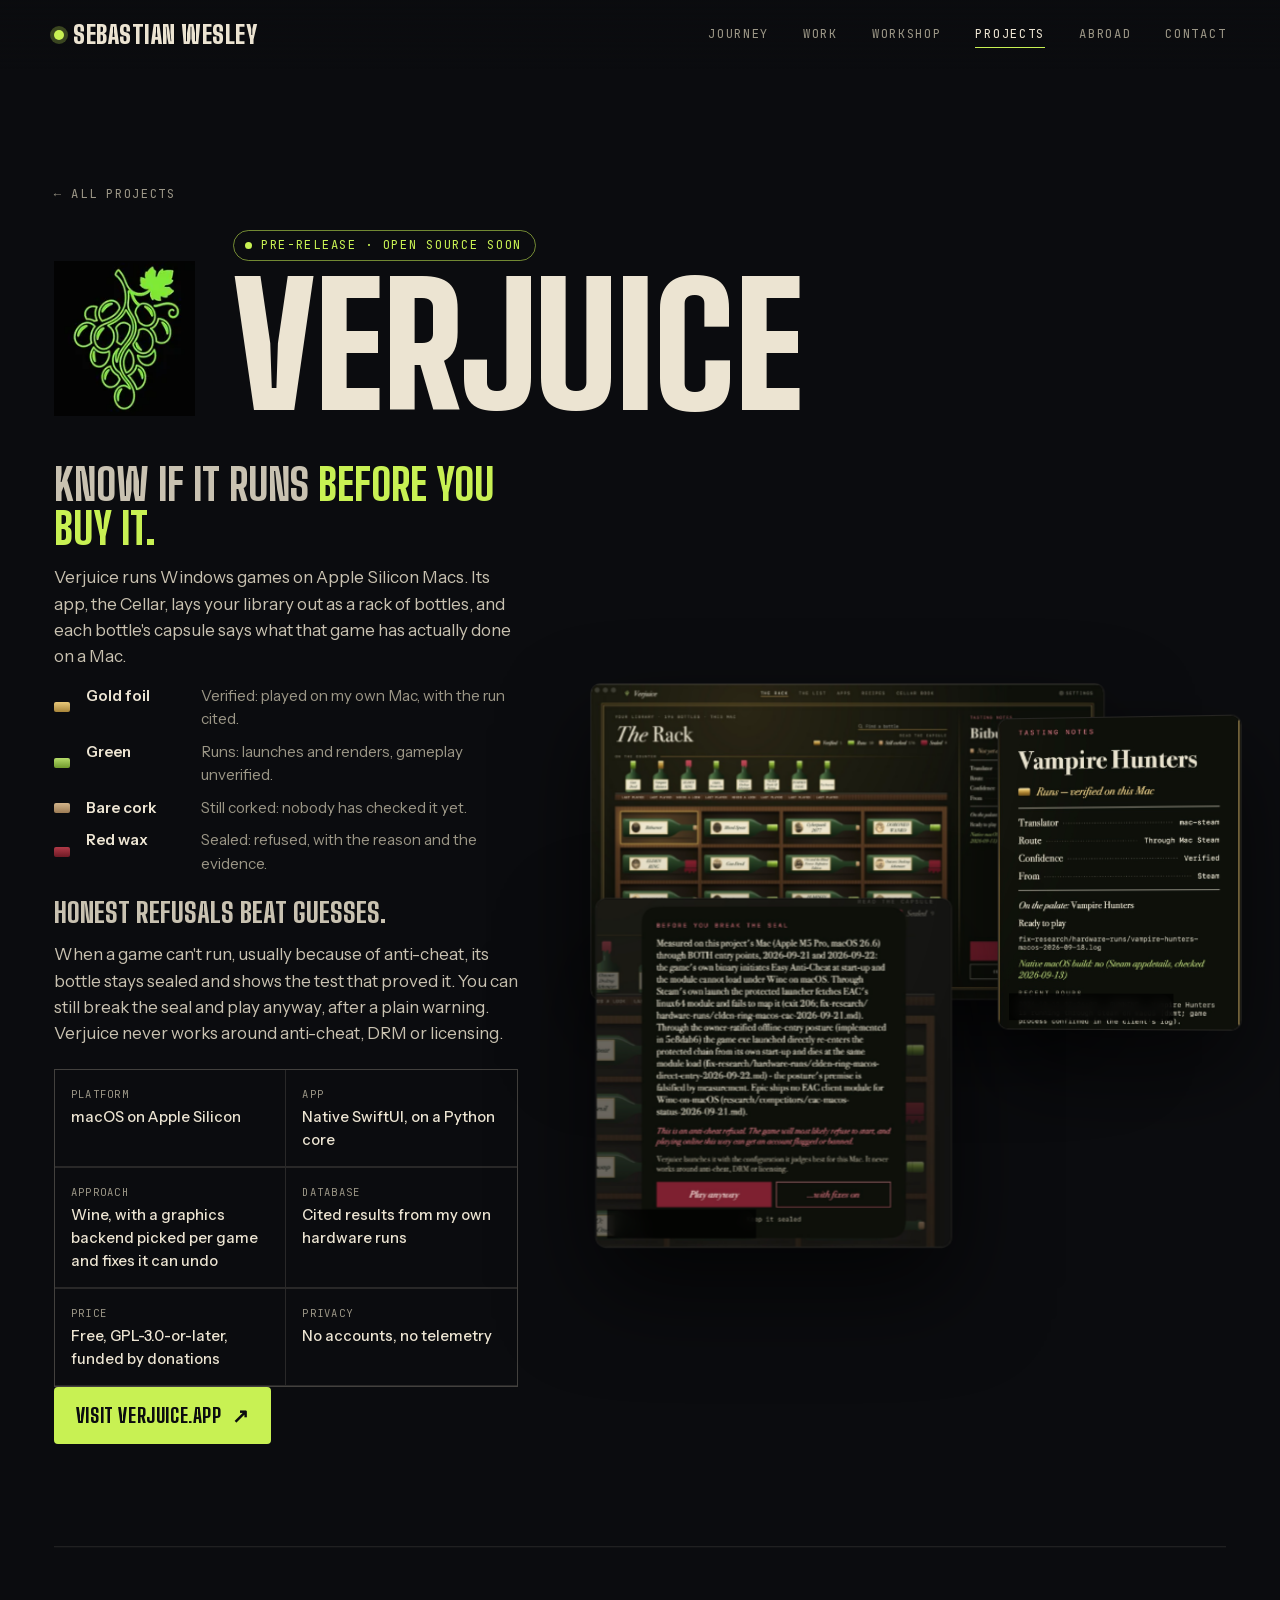
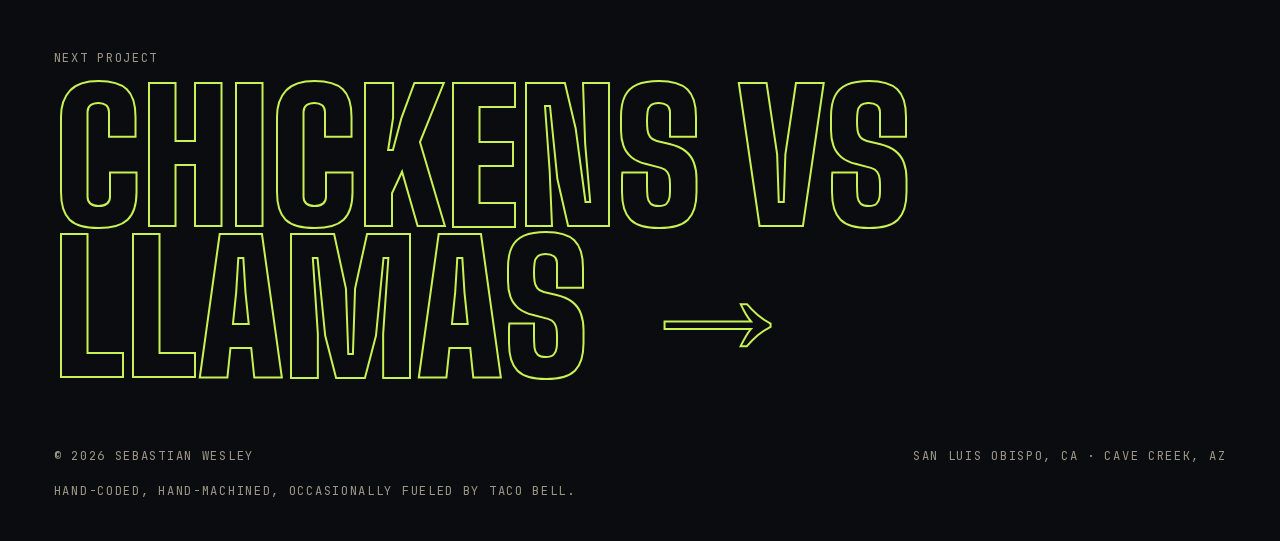
<file: portfolio/verjuice.html>
<!doctype html>
<html lang="en">
<head>
<meta charset="utf-8">
<meta name="viewport" content="width=device-width,initial-scale=1,viewport-fit=cover">
<title>Verjuice · Sebastian Wesley</title>
<meta name="description" content="Verjuice runs Windows games on Apple Silicon Macs, and its Cellar app shows what each one has actually done, with the evidence.">
<meta name="theme-color" content="#0b0c0f">
<meta property="og:title" content="Verjuice · Sebastian Wesley">
<meta property="og:description" content="Verjuice runs Windows games on Apple Silicon Macs, and its Cellar app shows what each one has actually done, with the evidence.">
<meta name="twitter:card" content="summary">
<link rel="icon" href="data:image/svg+xml,%3Csvg xmlns='http://www.w3.org/2000/svg' viewBox='0 0 32 32'%3E%3Crect width='32' height='32' rx='7' fill='%230b0c0f'/%3E%3Ctext x='16' y='22' font-family='Arial Black,Arial' font-weight='900' font-size='15' text-anchor='middle' fill='%23e8b84c'%3ESW%3C/text%3E%3C/svg%3E">
<link rel="preload" href="assets/fonts/big-shoulders-display-latin-v24.woff2" as="font" type="font/woff2" crossorigin>
<link rel="stylesheet" href="assets/site.css?v=20261034">
</head>
<body>
<a class="skip" href="#top">Skip to content</a>
<div id="glow"></div>
<canvas id="field" aria-hidden="true"></canvas>
<div id="bar"></div>
<div class="cur" id="cur"></div>
<div id="wipe" aria-hidden="true"></div>

<nav>
  <a class="brand" href="index.html"><i></i>SEBASTIAN WESLEY</a>
  <div class="links mono">
    <a href="journey.html">Journey</a>
    <a href="work.html">Work</a>
    <a href="workshop.html">Workshop</a>
    <a href="projects.html" aria-current="page">Projects</a>
    <a href="abroad.html">Abroad</a>
    <a href="index.html#contact">Contact</a>
  </div>
  <button class="burger" type="button" aria-expanded="false" aria-controls="menu" aria-label="Open menu"><i></i><i></i></button>
</nav>
<div class="menu" id="menu" aria-label="Site menu">
    <a href="index.html" style="--i:0"><small>01</small>Home</a>
    <a href="journey.html" style="--i:1"><small>02</small>Journey</a>
    <a href="work.html" style="--i:2"><small>03</small>Work</a>
    <a href="workshop.html" style="--i:3"><small>04</small>Workshop</a>
    <a href="projects.html" style="--i:4" aria-current="page"><small>05</small>Projects</a>
    <a href="abroad.html" style="--i:5"><small>06</small>Abroad</a>
    <a href="index.html#contact" style="--i:6"><small>07</small>Contact</a>
    <div class="mfoot mono">sebastian.leo.wesley@gmail.com</div>
</div>

<main id="top" data-start="lime">
<!-- VERJUICE -->
<section class="chap first" id="verjuice" data-world="lime">
  <div class="pad">
    <a class="crumb mono" href="projects.html">← All projects</a>
    <div class="chap-head">
      <img class="grapes" src="assets/verjuice/grapes-320.webp" srcset="assets/verjuice/grapes-160.webp 160w, assets/verjuice/grapes-320.webp 320w, assets/verjuice/grapes-540.webp 540w" sizes="(max-width: 760px) 100px, 160px" alt="Verjuice grape cluster logo" width="320" height="373">
      <div><span class="pill mono"><i></i>Pre-release · open source soon</span><h2 class="chap-title">Verjuice</h2></div>
    </div>
    <div class="chap-grid">
      <div class="chap-copy">
        <p class="lede">Know if it runs <em>before you buy it.</em></p>
        <p>Verjuice runs Windows games on Apple Silicon Macs. Its app, the Cellar, lays your library out as a rack of bottles, and each bottle's capsule says what that game has actually done on a Mac.</p>
        <ul class="caps">
          <li><i class="c-gold"></i><b>Gold foil</b><span>Verified: played on my own Mac, with the run cited.</span></li>
          <li><i class="c-green"></i><b>Green</b><span>Runs: launches and renders, gameplay unverified.</span></li>
          <li><i class="c-cork"></i><b>Bare cork</b><span>Still corked: nobody has checked it yet.</span></li>
          <li><i class="c-wax"></i><b>Red wax</b><span>Sealed: refused, with the reason and the evidence.</span></li>
        </ul>
        <p class="pq">Honest refusals beat guesses.</p>
        <p>When a game can't run, usually because of anti-cheat, its bottle stays sealed and shows the test that proved it. You can still break the seal and play anyway, after a plain warning. Verjuice never works around anti-cheat, DRM or licensing.</p>
        <dl class="facts">
          <div><dt>Platform</dt><dd>macOS on Apple Silicon</dd></div>
          <div><dt>App</dt><dd>Native SwiftUI, on a Python core</dd></div>
          <div><dt>Approach</dt><dd>Wine, with a graphics backend picked per game and fixes it can undo</dd></div>
          <div><dt>Database</dt><dd>Cited results from my own hardware runs</dd></div>
          <div><dt>Price</dt><dd>Free, GPL-3.0-or-later, funded by donations</dd></div>
          <div><dt>Privacy</dt><dd>No accounts, no telemetry</dd></div>
        </dl>
        <a class="btn" href="https://verjuice.app" target="_blank" rel="noopener">Visit verjuice.app <span aria-hidden="true">↗</span></a>
      </div>
      <div class="stack" id="stack">
        <div class="stack-in">
          <figure class="shot s1"><img src="assets/verjuice/rack.jpg" alt="The Cellar's rack: games shown as bottles on wooden shelves, each with a coloured capsule" loading="lazy" width="1300" height="798"><figcaption class="mono">The Rack</figcaption></figure>
          <figure class="shot s3"><img src="assets/verjuice/bottle.jpg" alt="Tasting notes for Vampire Hunters: runs, verified on this Mac, with the cited run log" loading="lazy" width="768" height="1000"><figcaption class="mono">Verified · cited</figcaption></figure>
          <figure class="shot s2"><img src="assets/verjuice/seal.jpg" alt="The Before you break the seal dialog for Elden Ring, explaining the anti-cheat refusal with its evidence" loading="lazy" width="1300" height="1279"><figcaption class="mono">Break the seal</figcaption></figure>
        </div>
      </div>
    </div>
  </div>
</section>


<div class="pad"><a class="nextp" href="cvl.html" data-world="paper"><span class="lab mono">Next project</span><b>Chickens VS Llamas&nbsp;<span aria-hidden="true">→</span></b></a></div>
<div class="pad"><div class="foot mono" style="margin-top:0;padding-bottom:40px"><span>© 2026 Sebastian Wesley</span><span>San Luis Obispo, CA · Cave Creek, AZ</span><span class="tagline">Hand-coded, hand-machined, occasionally fueled by Taco Bell.</span></div></div>
</main>

<script defer src="assets/vendor/gsap-3.12.5.min.js"></script>
<script defer src="assets/vendor/ScrollTrigger-3.12.5.min.js"></script>
<script defer src="assets/vendor/lenis-1.1.13.min.js"></script>
<script defer src="assets/site.js?v=20261031"></script>
</body>
</html>
</file>
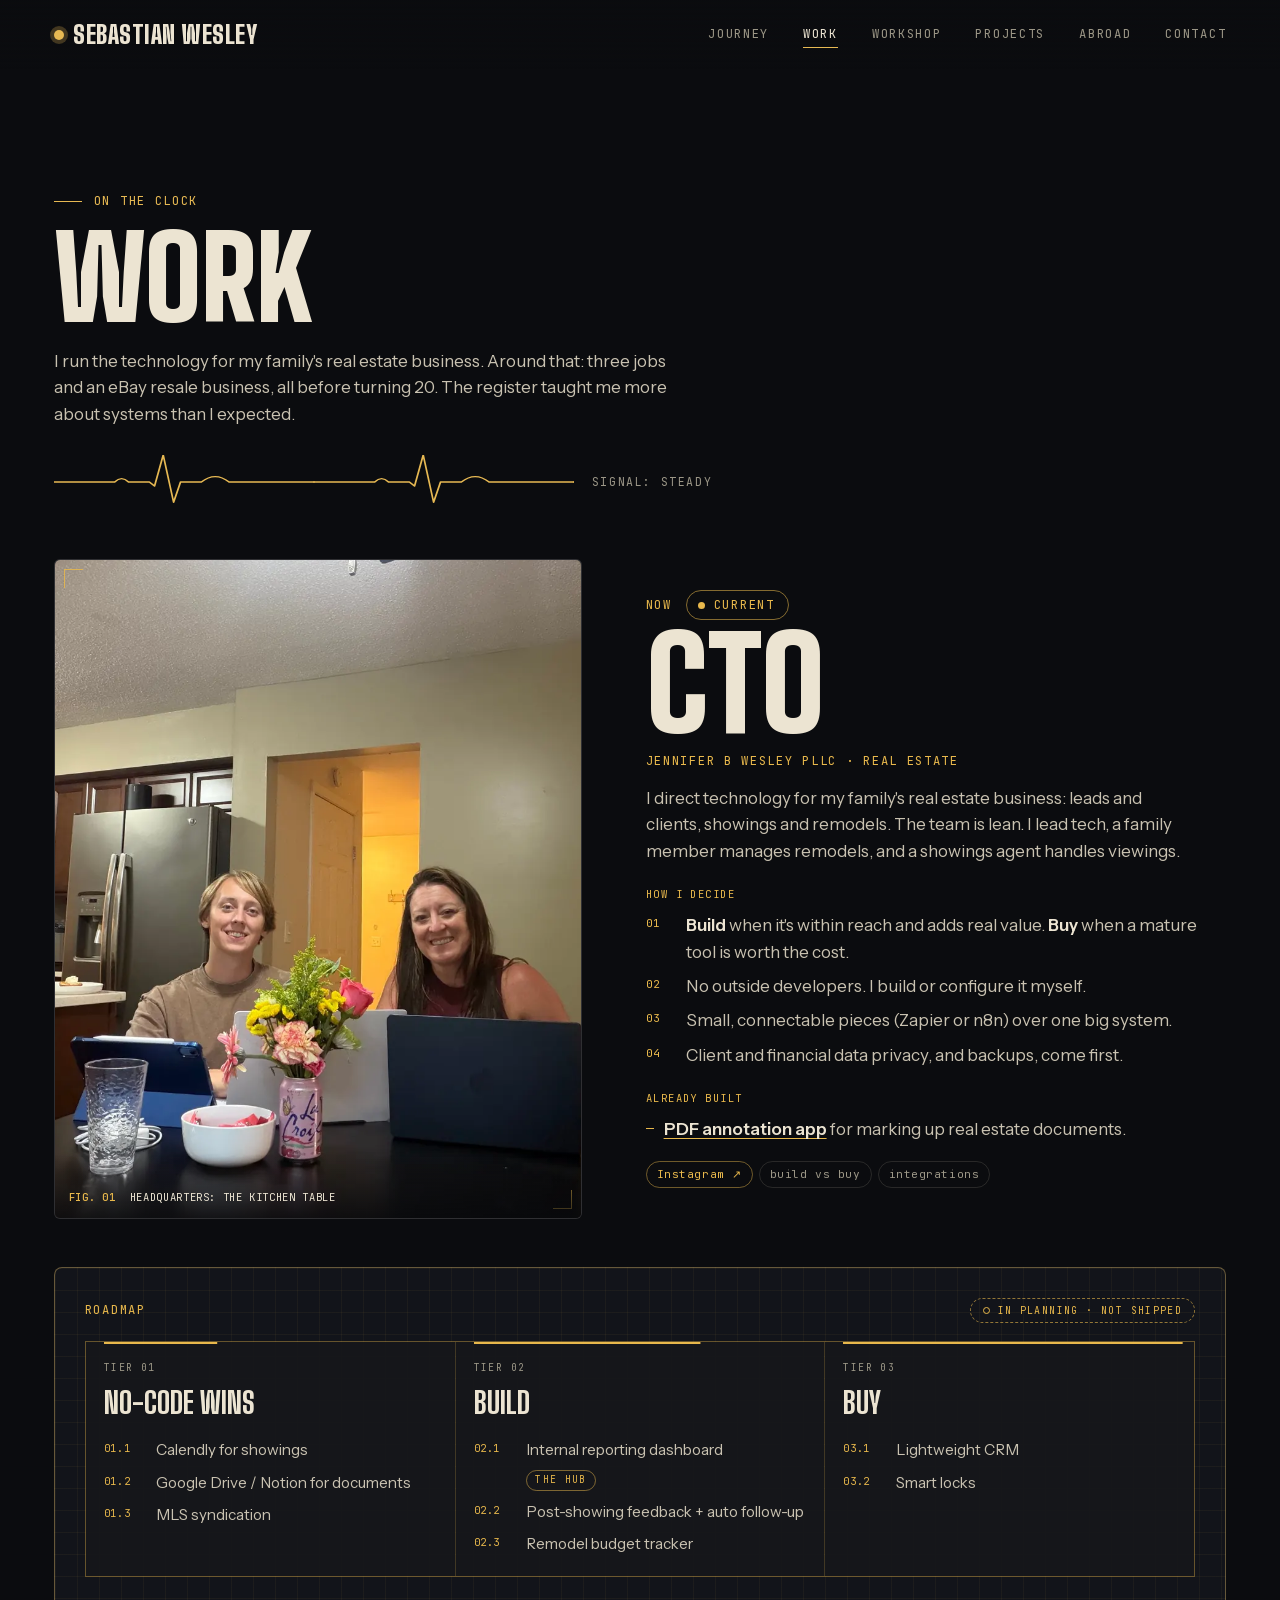
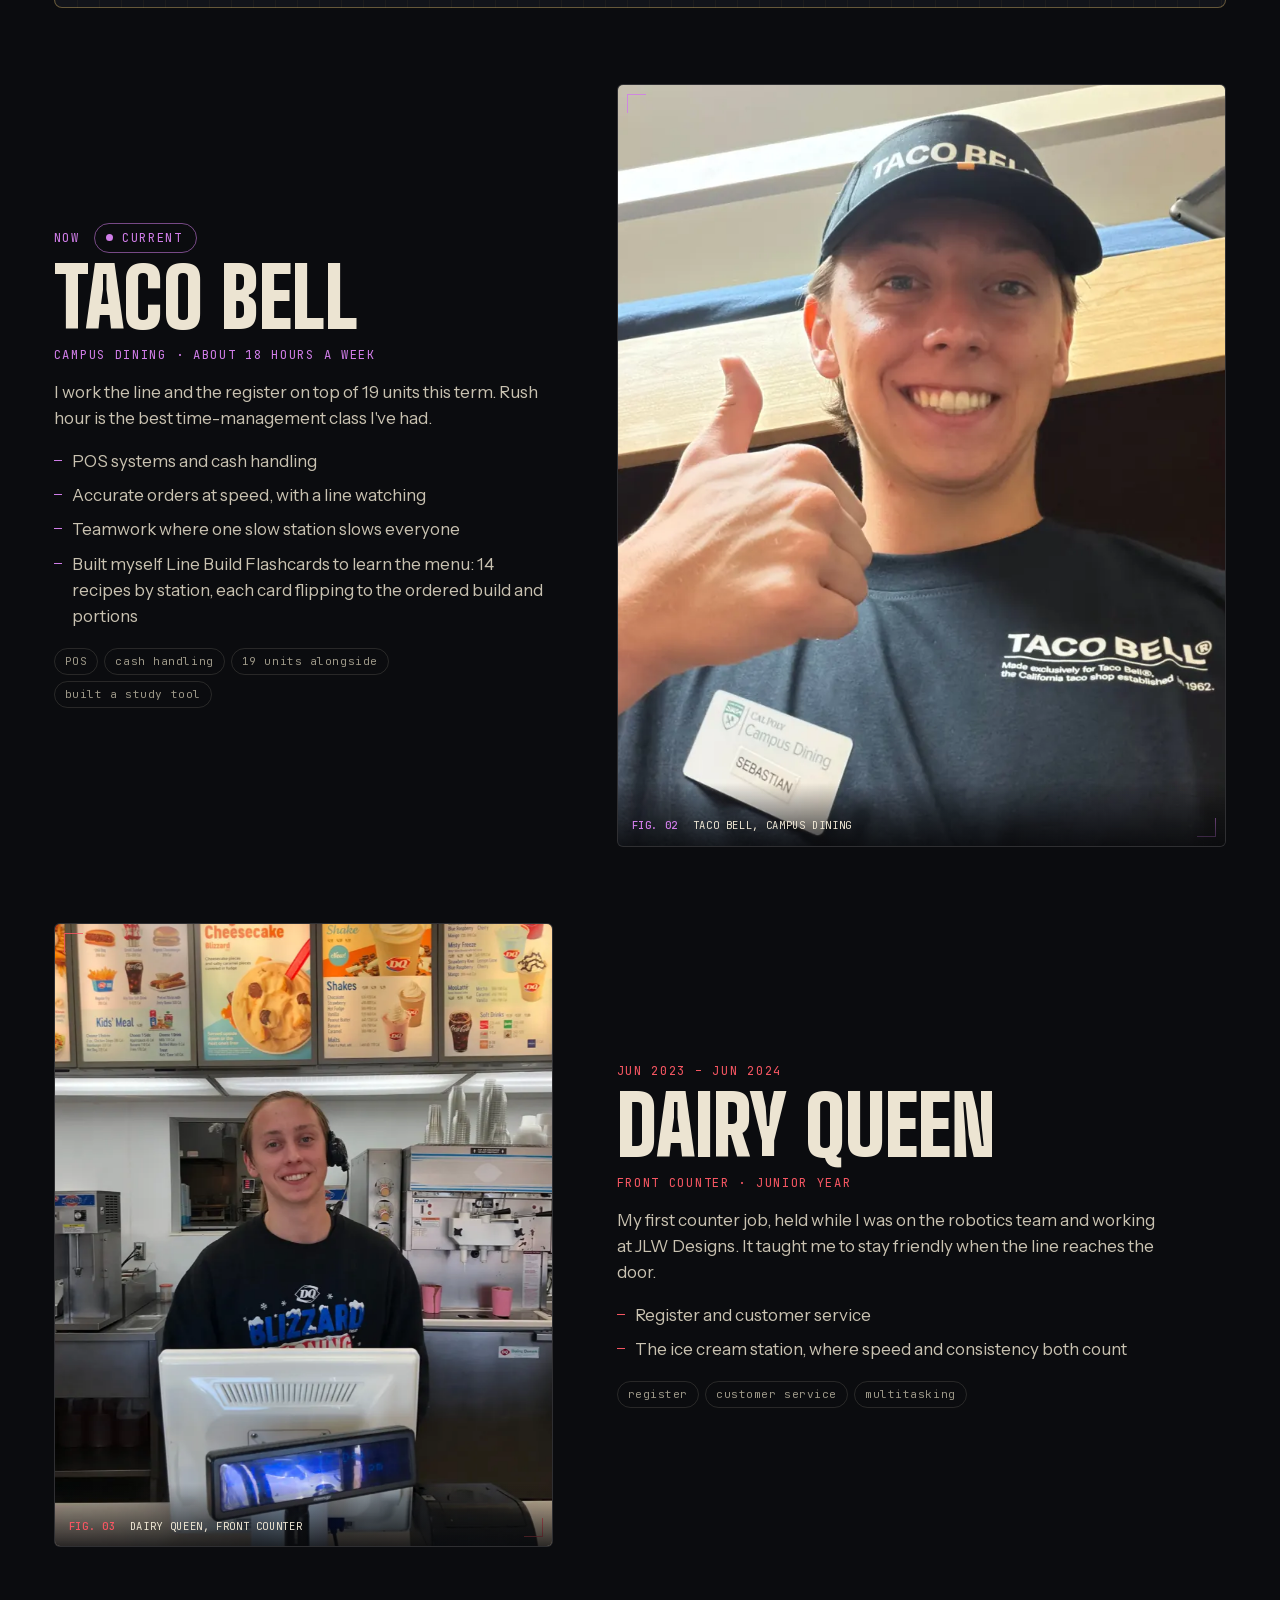
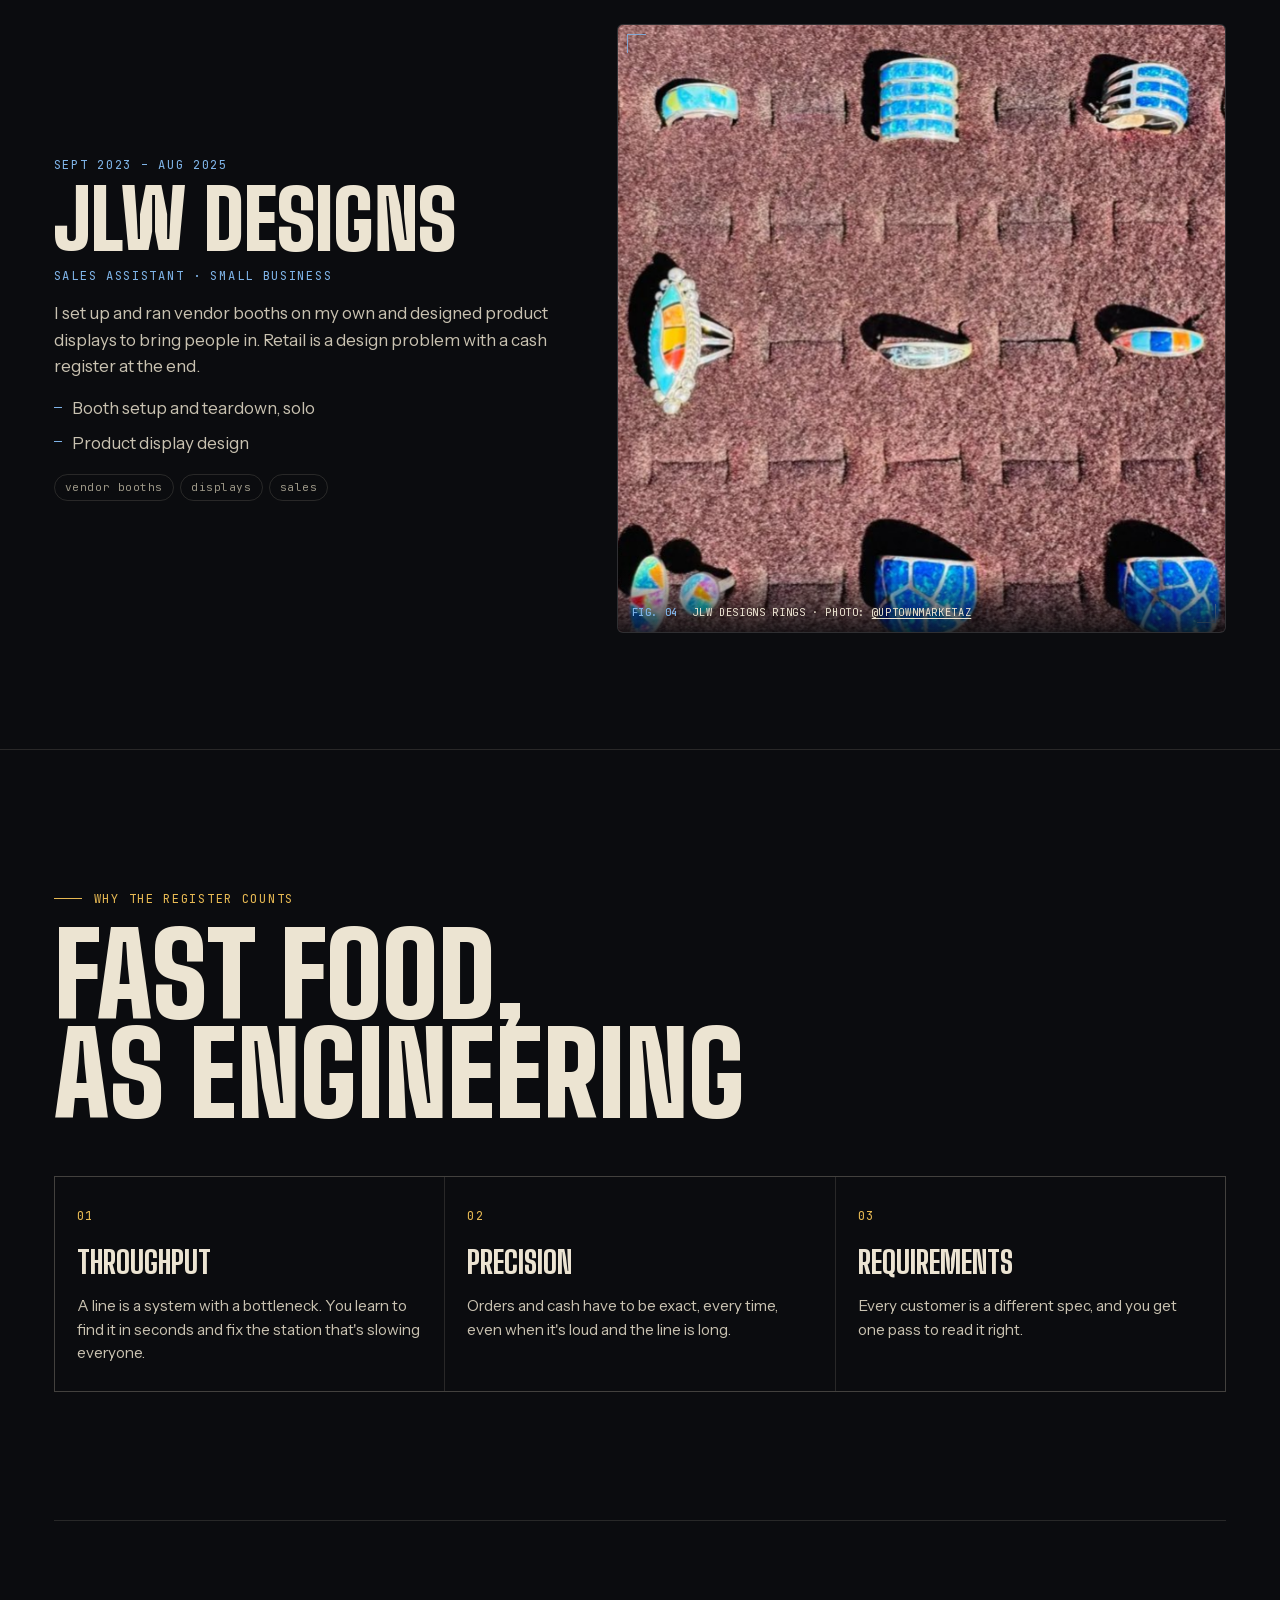
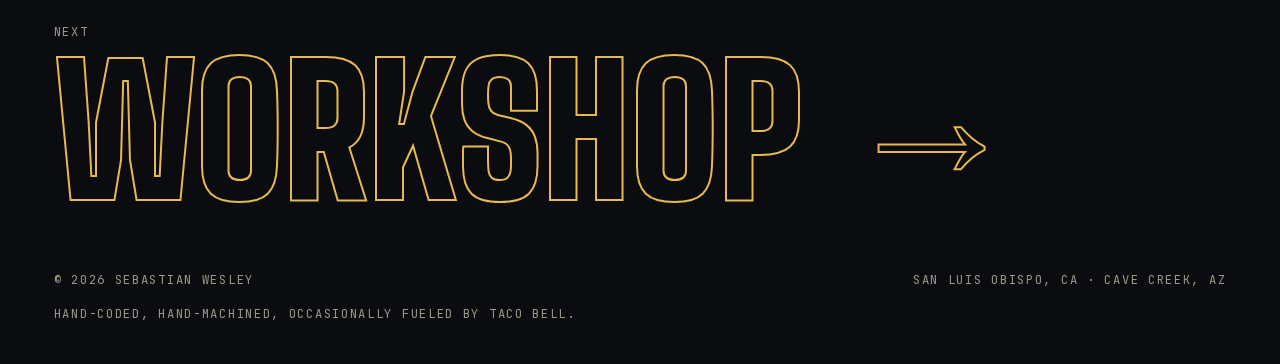
<file: portfolio/work.html>
<!doctype html>
<html lang="en">
<head>
<meta charset="utf-8">
<meta name="viewport" content="width=device-width,initial-scale=1,viewport-fit=cover">
<title>Work · Sebastian Wesley</title>
<meta name="description" content="Taco Bell, Dairy Queen and JLW Designs: customer-facing jobs held alongside robotics, school and engineering.">
<meta name="theme-color" content="#0b0c0f">
<meta property="og:title" content="Work · Sebastian Wesley">
<meta property="og:description" content="Taco Bell, Dairy Queen and JLW Designs: customer-facing jobs held alongside robotics, school and engineering.">
<meta name="twitter:card" content="summary">
<link rel="icon" href="data:image/svg+xml,%3Csvg xmlns='http://www.w3.org/2000/svg' viewBox='0 0 32 32'%3E%3Crect width='32' height='32' rx='7' fill='%230b0c0f'/%3E%3Ctext x='16' y='22' font-family='Arial Black,Arial' font-weight='900' font-size='15' text-anchor='middle' fill='%23e8b84c'%3ESW%3C/text%3E%3C/svg%3E">
<link rel="preload" href="assets/fonts/big-shoulders-display-latin-v24.woff2" as="font" type="font/woff2" crossorigin>
<link rel="stylesheet" href="assets/site.css?v=20261034">
</head>
<body>
<a class="skip" href="#top">Skip to content</a>
<div id="glow"></div>
<canvas id="field" aria-hidden="true"></canvas>
<div id="bar"></div>
<div class="cur" id="cur"></div>
<div id="wipe" aria-hidden="true"></div>

<nav>
  <a class="brand" href="index.html"><i></i>SEBASTIAN WESLEY</a>
  <div class="links mono">
    <a href="journey.html">Journey</a>
    <a href="work.html" aria-current="page">Work</a>
    <a href="workshop.html">Workshop</a>
    <a href="projects.html">Projects</a>
    <a href="abroad.html">Abroad</a>
    <a href="index.html#contact">Contact</a>
  </div>
  <button class="burger" type="button" aria-expanded="false" aria-controls="menu" aria-label="Open menu"><i></i><i></i></button>
</nav>
<div class="menu" id="menu" aria-label="Site menu">
    <a href="index.html" style="--i:0"><small>01</small>Home</a>
    <a href="journey.html" style="--i:1"><small>02</small>Journey</a>
    <a href="work.html" style="--i:2" aria-current="page"><small>03</small>Work</a>
    <a href="workshop.html" style="--i:3"><small>04</small>Workshop</a>
    <a href="projects.html" style="--i:4"><small>05</small>Projects</a>
    <a href="abroad.html" style="--i:5"><small>06</small>Abroad</a>
    <a href="index.html#contact" style="--i:6"><small>07</small>Contact</a>
    <div class="mfoot mono">sebastian.leo.wesley@gmail.com</div>
</div>

<main id="top" data-start="brass">
<section class="phead pad" data-world="brass">
  <div class="kicker mono">On the clock</div>
  <h1 class="h2">Work</h1>
  <p>I run the technology for my family's real estate business. Around that: three jobs and an eBay resale business, all before turning 20. The register taught me more about systems than I expected.</p>
  <div class="pulse"><svg class="ecg" viewBox="0 0 600 80" preserveAspectRatio="none" aria-hidden="true"><g class="ecg-g" fill="none" stroke="currentColor" stroke-width="2" stroke-linejoin="round" stroke-linecap="round"><path d="M0 40 H70 q8 -10 16 0 H110 l6 6 10 -46 12 70 8 -30 H170 q16 -16 32 0 H300" transform="translate(0)"/><path d="M0 40 H70 q8 -10 16 0 H110 l6 6 10 -46 12 70 8 -30 H170 q16 -16 32 0 H300" transform="translate(300)"/><path d="M0 40 H70 q8 -10 16 0 H110 l6 6 10 -46 12 70 8 -30 H170 q16 -16 32 0 H300" transform="translate(600)"/><path d="M0 40 H70 q8 -10 16 0 H110 l6 6 10 -46 12 70 8 -30 H170 q16 -16 32 0 H300" transform="translate(900)"/></g></svg><span class="mono">signal: steady</span></div>
</section>

<div class="pad shifts">
  <article class="shift lead" id="cto" data-world="brass" style="--c:var(--brass)">
    <figure class="ph " style="--r:4/5"><div class="ph-in"><img src="assets/photos/mom.webp" alt="Sebastian and his mom working at laptops at the kitchen table" loading="lazy" style="object-position:50% 58%" width="900" height="1200"><figcaption class="mono"><b>FIG. 01</b> Headquarters: the kitchen table</figcaption></div></figure>
    <div class="tx">
      <div class="pc-top"><span class="pc-n mono">Now</span><span class="pill mono"><i></i>Current</span></div>
      <h2 class="pc-t">CTO</h2>
      <div class="tag mono">Jennifer B Wesley PLLC · real estate</div>
      <p>I direct technology for my family's real estate business: leads and clients, showings and remodels. The team is lean. I lead tech, a family member manages remodels, and a showings agent handles viewings.</p>
      <div class="decide">
        <div class="mono dk">How I decide</div>
        <ol>
          <li><b>Build</b> when it's within reach and adds real value. <b>Buy</b> when a mature tool is worth the cost.</li>
          <li>No outside developers. I build or configure it myself.</li>
          <li>Small, connectable pieces (Zapier or n8n) over one big system.</li>
          <li>Client and financial data privacy, and backups, come first.</li>
        </ol>
      </div>
      <div class="built">
        <div class="mono dk">Already built</div>
        <ul>
          <li><a href="annotator.html"><b>PDF annotation app</b></a> for marking up real estate documents.</li>
        </ul>
      </div>
      <div class="chips"><a class="chip" href="https://www.instagram.com/jennybellewesley/" target="_blank" rel="noopener">Instagram ↗</a><span class="chip">build vs buy</span><span class="chip">integrations</span></div>
    </div>
    <div class="rmap" aria-label="Technology roadmap, in planning">
      <div class="rm-h"><span class="mono">Roadmap</span><span class="mono rm-st"><i></i>In planning · not shipped</span></div>
      <div class="rm-cols">
        <section class="rm-col"><div class="rm-k mono">Tier 01</div><h3>No-code wins</h3><ul><li><span class="mono">01.1</span>Calendly for showings</li><li><span class="mono">01.2</span>Google Drive / Notion for documents</li><li><span class="mono">01.3</span>MLS syndication</li></ul></section>
        <section class="rm-col"><div class="rm-k mono">Tier 02</div><h3>Build</h3><ul><li class="hub"><span class="mono">02.1</span>Internal reporting dashboard <em class="mono">the hub</em></li><li><span class="mono">02.2</span>Post-showing feedback + auto follow-up</li><li><span class="mono">02.3</span>Remodel budget tracker</li></ul></section>
        <section class="rm-col"><div class="rm-k mono">Tier 03</div><h3>Buy</h3><ul><li><span class="mono">03.1</span>Lightweight CRM</li><li><span class="mono">03.2</span>Smart locks</li></ul></section>
      </div>
    </div>
  </article>
  <article class="shift rev" data-world="orchid" style="--c:var(--orchid)">
    <figure class="ph " style="--r:4/5"><div class="ph-in"><img src="assets/photos/taco.webp" alt="Sebastian in a Taco Bell uniform and cap giving a thumbs up" loading="lazy" style="object-position:50% 25%" width="825" height="1100"><figcaption class="mono"><b>FIG. 02</b> Taco Bell, Campus Dining</figcaption></div></figure>
    <div class="tx">
      <div class="pc-top"><span class="pc-n mono">Now</span><span class="pill mono"><i></i>Current</span></div>
      <h2 class="pc-t">Taco Bell</h2>
      <div class="tag mono">Campus Dining · about 18 hours a week</div>
      <p>I work the line and the register on top of 19 units this term. Rush hour is the best time-management class I've had.</p>
      <ul><li>POS systems and cash handling</li><li>Accurate orders at speed, with a line watching</li><li>Teamwork where one slow station slows everyone</li><li>Built myself Line Build Flashcards to learn the menu: 14 recipes by station, each card flipping to the ordered build and portions</li></ul>
      <div class="chips"><span class="chip">POS</span><span class="chip">cash handling</span><span class="chip">19 units alongside</span><span class="chip">built a study tool</span></div>
    </div>
  </article>
  <article class="shift" data-world="cherry" style="--c:var(--cherry)">
    <figure class="ph " style="--r:4/5"><div class="ph-in"><img src="assets/photos/dq.webp" alt="Sebastian smiling behind the counter at Dairy Queen" loading="lazy" style="object-position:50% 30%" width="825" height="1100"><figcaption class="mono"><b>FIG. 03</b> Dairy Queen, front counter</figcaption></div></figure>
    <div class="tx">
      <div class="pc-top"><span class="pc-n mono">Jun 2023 – Jun 2024</span></div>
      <h2 class="pc-t">Dairy Queen</h2>
      <div class="tag mono">Front counter · junior year</div>
      <p>My first counter job, held while I was on the robotics team and working at JLW Designs. It taught me to stay friendly when the line reaches the door.</p>
      <ul><li>Register and customer service</li><li>The ice cream station, where speed and consistency both count</li></ul>
      <div class="chips"><span class="chip">register</span><span class="chip">customer service</span><span class="chip">multitasking</span></div>
    </div>
  </article>
  <article class="shift rev" data-world="sky" style="--c:var(--sky)">
    <figure class="ph " style="--r:1/1"><div class="ph-in"><img src="assets/photos/jlw-rings.jpg" alt="Silver rings with blue opal and multicolour stone inlay displayed on a velvet tray" loading="lazy" style="object-position:50% 50%" width="686" height="760"><figcaption class="mono"><b>FIG. 04</b> JLW Designs rings · Photo: <a href="https://www.instagram.com/uptownmarketaz/" target="_blank" rel="noopener">@uptownmarketaz</a></figcaption></div></figure>
    <div class="tx">
      <div class="pc-top"><span class="pc-n mono">Sept 2023 – Aug 2025</span></div>
      <h2 class="pc-t">JLW Designs</h2>
      <div class="tag mono">Sales assistant · small business</div>
      <p>I set up and ran vendor booths on my own and designed product displays to bring people in. Retail is a design problem with a cash register at the end.</p>
      <ul><li>Booth setup and teardown, solo</li><li>Product display design</li></ul>
      <div class="chips"><span class="chip">vendor booths</span><span class="chip">displays</span><span class="chip">sales</span></div>
    </div>
  </article>
</div>

<section class="lessons pad" data-world="paper">
  <div class="kicker mono">Why the register counts</div>
  <h2 class="h2">Fast food,<br>as engineering</h2>
  <div class="tiles">
    <div class="tile"><span class="mono">01</span><h3>Throughput</h3><p>A line is a system with a bottleneck. You learn to find it in seconds and fix the station that's slowing everyone.</p></div>
    <div class="tile"><span class="mono">02</span><h3>Precision</h3><p>Orders and cash have to be exact, every time, even when it's loud and the line is long.</p></div>
    <div class="tile"><span class="mono">03</span><h3>Requirements</h3><p>Every customer is a different spec, and you get one pass to read it right.</p></div>
  </div>
</section>

<div class="pad"><a class="nextp" href="workshop.html" data-world="paper"><span class="lab mono">Next</span><b>Workshop&nbsp;<span aria-hidden="true">→</span></b></a></div>
<div class="pad"><div class="foot mono" style="margin-top:0;padding-bottom:40px"><span>© 2026 Sebastian Wesley</span><span>San Luis Obispo, CA · Cave Creek, AZ</span><span class="tagline">Hand-coded, hand-machined, occasionally fueled by Taco Bell.</span></div></div>
</main>

<script defer src="assets/vendor/gsap-3.12.5.min.js"></script>
<script defer src="assets/vendor/ScrollTrigger-3.12.5.min.js"></script>
<script defer src="assets/vendor/lenis-1.1.13.min.js"></script>
<script defer src="assets/site.js?v=20261031"></script>
</body>
</html>
</file>
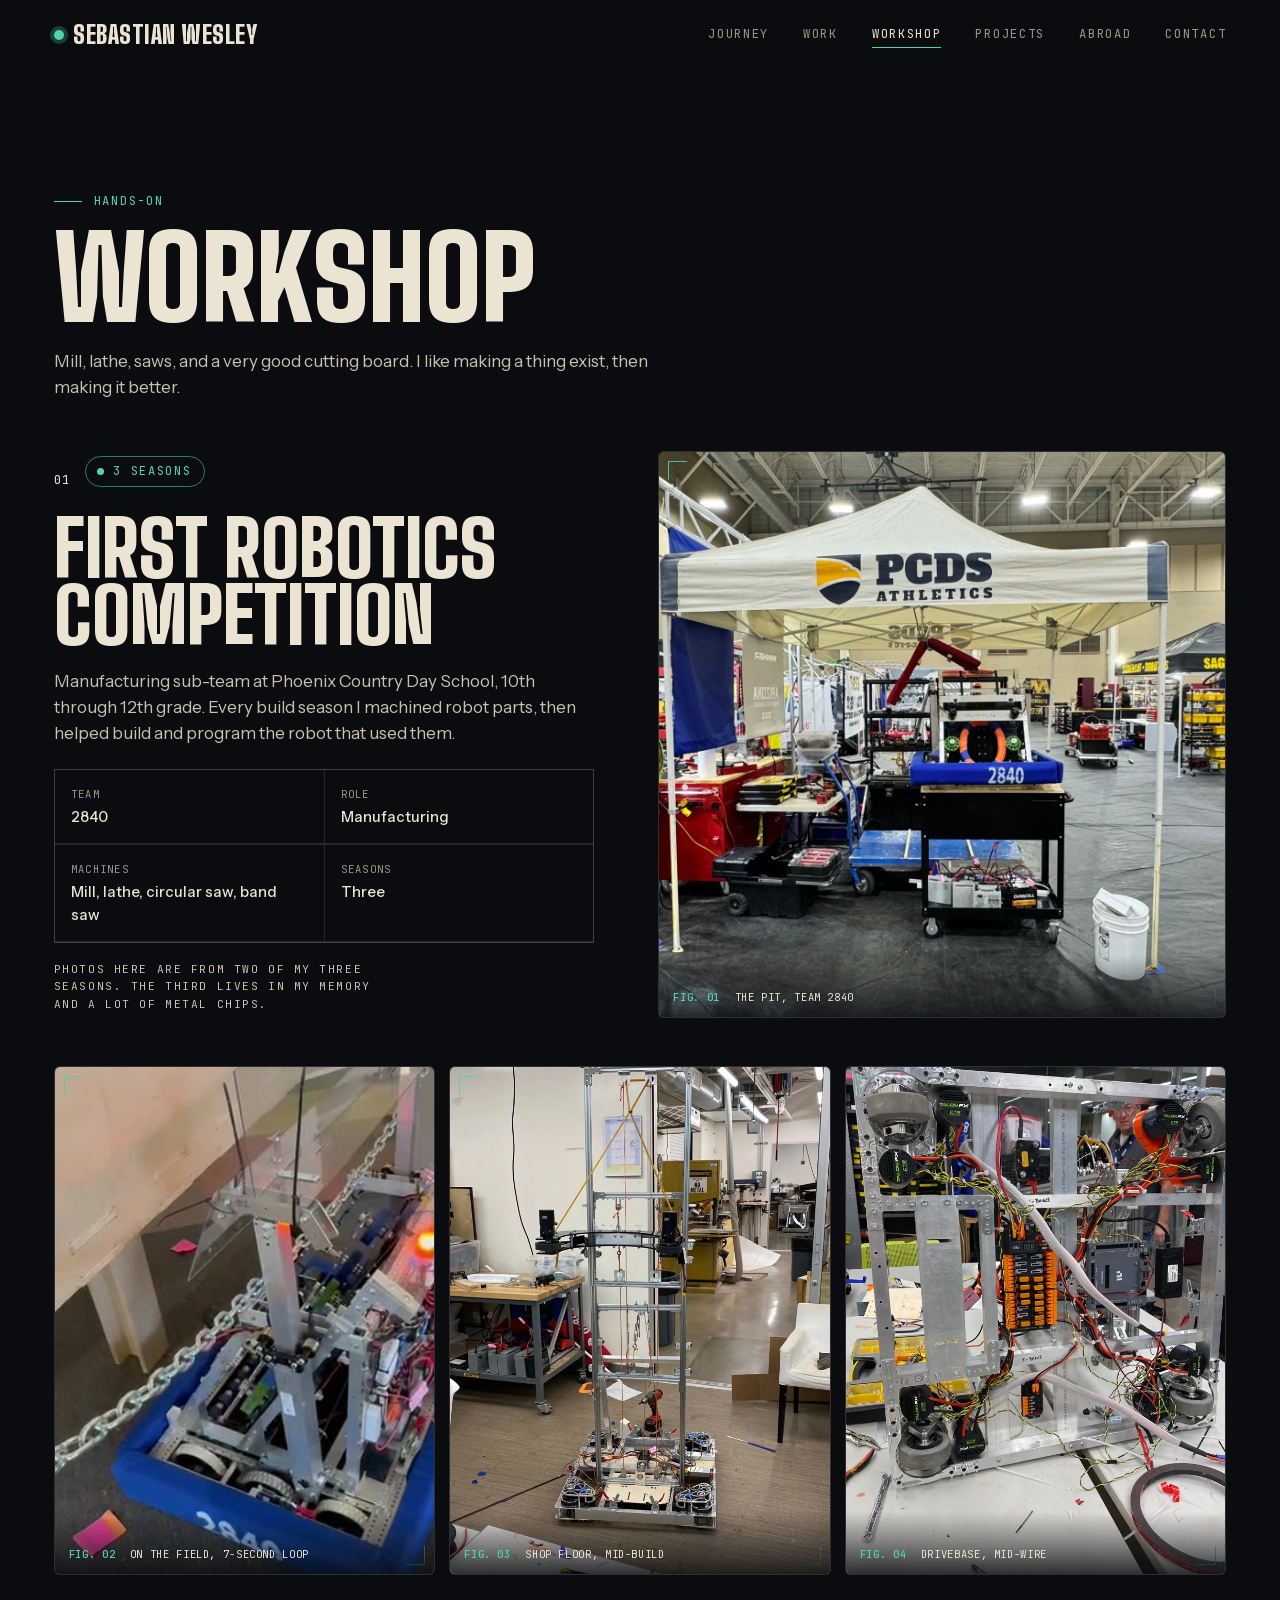
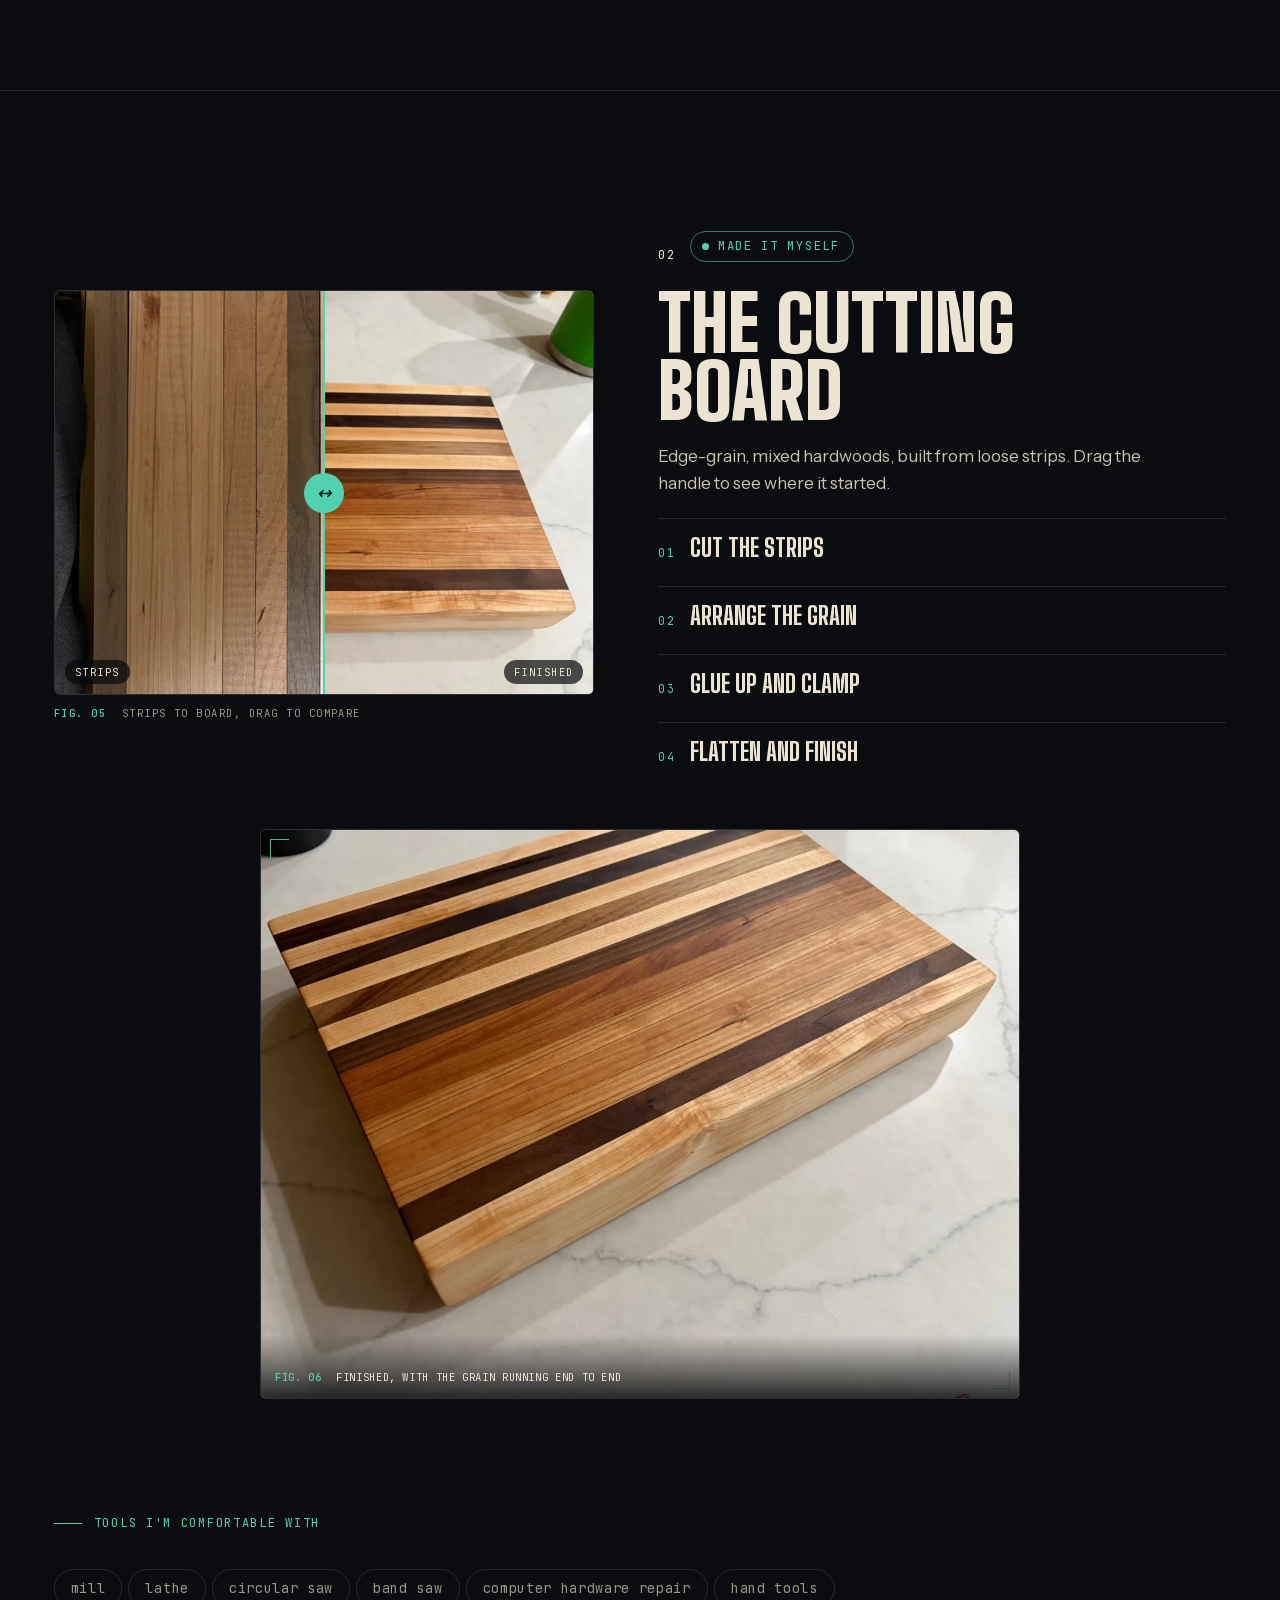
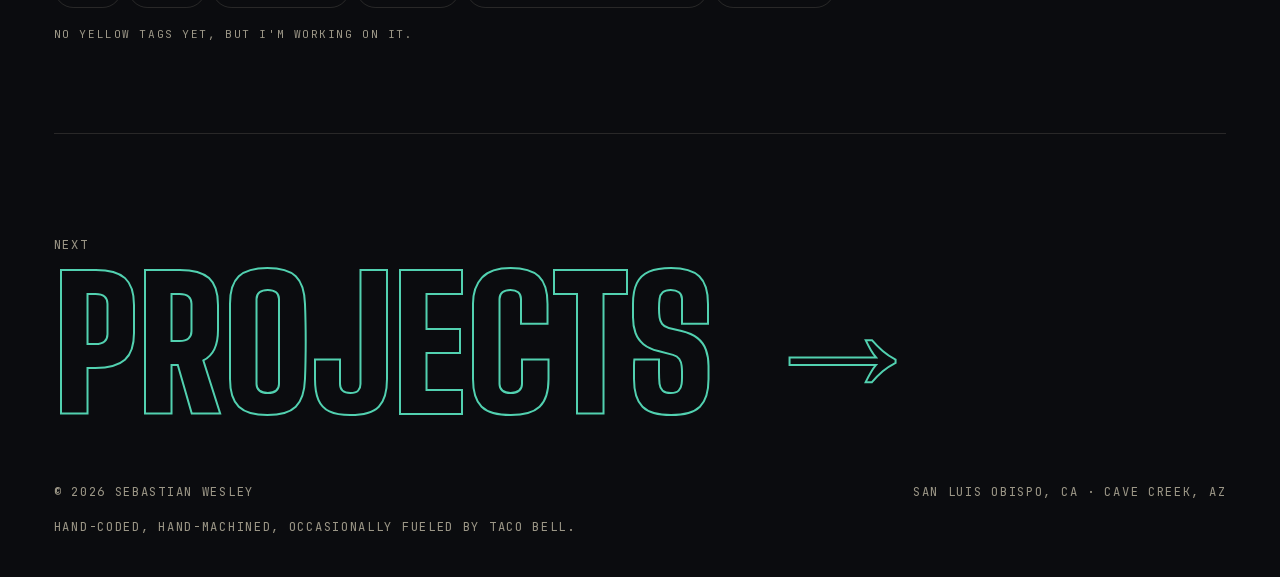
<file: portfolio/workshop.html>
<!doctype html>
<html lang="en">
<head>
<meta charset="utf-8">
<meta name="viewport" content="width=device-width,initial-scale=1,viewport-fit=cover">
<title>Workshop · Sebastian Wesley</title>
<meta name="description" content="FIRST Robotics manufacturing, mill and lathe time, and a hand-built cutting board.">
<meta name="theme-color" content="#0b0c0f">
<meta property="og:title" content="Workshop · Sebastian Wesley">
<meta property="og:description" content="FIRST Robotics manufacturing, mill and lathe time, and a hand-built cutting board.">
<meta name="twitter:card" content="summary">
<link rel="icon" href="data:image/svg+xml,%3Csvg xmlns='http://www.w3.org/2000/svg' viewBox='0 0 32 32'%3E%3Crect width='32' height='32' rx='7' fill='%230b0c0f'/%3E%3Ctext x='16' y='22' font-family='Arial Black,Arial' font-weight='900' font-size='15' text-anchor='middle' fill='%23e8b84c'%3ESW%3C/text%3E%3C/svg%3E">
<link rel="preload" href="assets/fonts/big-shoulders-display-latin-v24.woff2" as="font" type="font/woff2" crossorigin>
<link rel="stylesheet" href="assets/site.css?v=20261034">
</head>
<body>
<a class="skip" href="#top">Skip to content</a>
<div id="glow"></div>
<canvas id="field" aria-hidden="true"></canvas>
<div id="bar"></div>
<div class="cur" id="cur"></div>
<div id="wipe" aria-hidden="true"></div>

<nav>
  <a class="brand" href="index.html"><i></i>SEBASTIAN WESLEY</a>
  <div class="links mono">
    <a href="journey.html">Journey</a>
    <a href="work.html">Work</a>
    <a href="workshop.html" aria-current="page">Workshop</a>
    <a href="projects.html">Projects</a>
    <a href="abroad.html">Abroad</a>
    <a href="index.html#contact">Contact</a>
  </div>
  <button class="burger" type="button" aria-expanded="false" aria-controls="menu" aria-label="Open menu"><i></i><i></i></button>
</nav>
<div class="menu" id="menu" aria-label="Site menu">
    <a href="index.html" style="--i:0"><small>01</small>Home</a>
    <a href="journey.html" style="--i:1"><small>02</small>Journey</a>
    <a href="work.html" style="--i:2"><small>03</small>Work</a>
    <a href="workshop.html" style="--i:3" aria-current="page"><small>04</small>Workshop</a>
    <a href="projects.html" style="--i:4"><small>05</small>Projects</a>
    <a href="abroad.html" style="--i:5"><small>06</small>Abroad</a>
    <a href="index.html#contact" style="--i:6"><small>07</small>Contact</a>
    <div class="mfoot mono">sebastian.leo.wesley@gmail.com</div>
</div>

<main id="top" data-start="mint">
<section class="phead pad" data-world="mint">
  <div class="kicker mono">Hands-on</div>
  <h1 class="h2">Workshop</h1>
  <p>Mill, lathe, saws, and a very good cutting board. I like making a thing exist, then making it better.</p>
</section>

<section class="wk pad" data-world="mint">
  <div class="wk-top">
    <div class="wk-tx">
      <div class="pc-top"><span class="pc-n mono">01</span><span class="pill mono"><i></i>3 seasons</span></div>
      <h2 class="wk-h">FIRST Robotics<br>Competition</h2>
      <p>Manufacturing sub-team at Phoenix Country Day School, 10th through 12th grade. Every build season I machined robot parts, then helped build and program the robot that used them.</p>
      <dl class="facts">
        <div><dt class="mono">Team</dt><dd>2840</dd></div>
        <div><dt class="mono">Role</dt><dd>Manufacturing</dd></div>
        <div><dt class="mono">Machines</dt><dd>Mill, lathe, circular saw, band saw</dd></div>
        <div><dt class="mono">Seasons</dt><dd>Three</dd></div>
      </dl>
      <p class="note mono">Photos here are from two of my three seasons. The third lives in my memory and a lot of metal chips.</p>
    </div>
    <figure class="ph wide" style="--r:1/1"><div class="ph-in"><img src="assets/photos/frc-pit.webp" alt="The PCDS Athletics robotics pit at a competition with the robot and tool carts" loading="lazy" width="1400" height="1384"><figcaption class="mono"><b>FIG. 01</b> The pit, team 2840</figcaption></div></figure>
  </div>
  <div class="trio">
    <figure class="ph vid" style="--r:3/4"><div class="ph-in"><video id="frcv" src="assets/photos/frc-run.mp4" poster="assets/photos/frc-run.jpg" muted loop playsinline preload="metadata" aria-label="The robot moving on the competition field"></video><figcaption class="mono"><b>FIG. 02</b> On the field, 7-second loop</figcaption></div></figure>
    <figure class="ph " style="--r:3/4"><div class="ph-in"><img src="assets/photos/frc-tower.webp" alt="A tall robot mechanism in the shop mid-build with tools around it" loading="lazy" width="825" height="1100"><figcaption class="mono"><b>FIG. 03</b> Shop floor, mid-build</figcaption></div></figure>
    <figure class="ph " style="--r:3/4"><div class="ph-in"><img src="assets/photos/frc-chassis.webp" alt="A robot drivebase with motors, controllers and wiring exposed" loading="lazy" width="825" height="1100"><figcaption class="mono"><b>FIG. 04</b> Drivebase, mid-wire</figcaption></div></figure>
  </div>
</section>

<section class="wk board pad" data-world="brass">
  <div class="wk-top rev">
    <div class="wk-tx">
      <div class="pc-top"><span class="pc-n mono">02</span><span class="pill mono"><i></i>Made it myself</span></div>
      <h2 class="wk-h">The cutting<br>board</h2>
      <p>Edge-grain, mixed hardwoods, built from loose strips. Drag the handle to see where it started.</p>
      <ol class="steps">
        <li class="stp"><b class="mono">01</b><span>Cut the strips</span></li>
        <li class="stp"><b class="mono">02</b><span>Arrange the grain</span></li>
        <li class="stp"><b class="mono">03</b><span>Glue up and clamp</span></li>
        <li class="stp"><b class="mono">04</b><span>Flatten and finish</span></li>
      </ol>
    </div>
    <div class="cmpwrap">
      <div class="cmp" id="cmp" style="--x:50%">
        <img class="b" src="assets/photos/board-strips.webp" alt="Loose hardwood strips laid out side by side" loading="lazy" width="750" height="1000">
        <img class="a" src="assets/photos/board2.webp" alt="The finished striped cutting board" loading="lazy" width="1400" height="1050">
        <i class="knob" aria-hidden="true"></i>
        <span class="cl mono">Strips</span><span class="cr mono">Finished</span>
        <input type="range" min="0" max="100" value="50" id="cmpr" aria-label="Compare the loose strips with the finished board">
      </div>
      <p class="cap mono"><b>FIG. 05</b> Strips to board, drag to compare</p>
    </div>
  </div>
  <figure class="ph board-wide" style="--r:4/3"><div class="ph-in"><img src="assets/photos/board1.webp" alt="The finished striped cutting board on a white counter" loading="lazy" style="object-position:50% 50%" width="1400" height="1050"><figcaption class="mono"><b>FIG. 06</b> Finished, with the grain running end to end</figcaption></div></figure>
</section>

<section class="pad toolbox" data-world="paper">
  <div class="kicker mono">Tools I'm comfortable with</div>
  <div class="chips big"><span class="chip">mill</span><span class="chip">lathe</span><span class="chip">circular saw</span><span class="chip">band saw</span><span class="chip">computer hardware repair</span><span class="chip">hand tools</span></div>
  <p class="note mono">No yellow tags yet, but I'm working on it.</p>
</section>

<div class="pad"><a class="nextp" href="projects.html" data-world="paper"><span class="lab mono">Next</span><b>Projects&nbsp;<span aria-hidden="true">→</span></b></a></div>
<div class="pad"><div class="foot mono" style="margin-top:0;padding-bottom:40px"><span>© 2026 Sebastian Wesley</span><span>San Luis Obispo, CA · Cave Creek, AZ</span><span class="tagline">Hand-coded, hand-machined, occasionally fueled by Taco Bell.</span></div></div>
</main>

<script defer src="assets/vendor/gsap-3.12.5.min.js"></script>
<script defer src="assets/vendor/ScrollTrigger-3.12.5.min.js"></script>
<script defer src="assets/vendor/lenis-1.1.13.min.js"></script>
<script defer src="assets/site.js?v=20261031"></script>
</body>
</html>
</file>
<file: portfolio/assets/site.css>
/* Self-hosted Google Fonts; licenses are in assets/fonts/. */
@font-face {
  font-family: 'Big Shoulders Display';
  font-style: normal;
  font-weight: 700 900;
  font-display: swap;
  src: url(fonts/big-shoulders-display-latin-v24.woff2) format('woff2');
  unicode-range: U+0000-00FF, U+0131, U+0152-0153, U+02BB-02BC, U+02C6, U+02DA, U+02DC, U+0304, U+0308, U+0329, U+2000-206F, U+20AC, U+2122, U+2191, U+2193, U+2212, U+2215, U+FEFF, U+FFFD;
}
@font-face {
  font-family: 'Instrument Sans';
  font-style: normal;
  font-weight: 400 600;
  font-stretch: 100%;
  font-display: swap;
  src: url(fonts/instrument-sans-latin-v4.woff2) format('woff2');
  unicode-range: U+0000-00FF, U+0131, U+0152-0153, U+02BB-02BC, U+02C6, U+02DA, U+02DC, U+0304, U+0308, U+0329, U+2000-206F, U+20AC, U+2122, U+2191, U+2193, U+2212, U+2215, U+FEFF, U+FFFD;
}
@font-face {
  font-family: 'JetBrains Mono';
  font-style: normal;
  font-weight: 400 500;
  font-display: swap;
  src: url(fonts/jetbrains-mono-latin-v24.woff2) format('woff2');
  unicode-range: U+0000-00FF, U+0131, U+0152-0153, U+02BB-02BC, U+02C6, U+02DA, U+02DC, U+0304, U+0308, U+0329, U+2000-206F, U+20AC, U+2122, U+2191, U+2193, U+2212, U+2215, U+FEFF, U+FFFD;
}
@font-face {
  font-family: 'Pixelify Sans';
  font-style: normal;
  font-weight: 400 600;
  font-display: swap;
  src: url(fonts/pixelify-sans-latin-v3.woff2) format('woff2');
  unicode-range: U+0000-00FF, U+0131, U+0152-0153, U+02BB-02BC, U+02C6, U+02DA, U+02DC, U+0304, U+0308, U+0329, U+2000-206F, U+20AC, U+2122, U+2191, U+2193, U+2212, U+2215, U+FEFF, U+FFFD;
}

/* Layout concept: one continuous dark canvas. Each section is a "world" whose accent colour
   crossfades as you scroll (lime for Verjuice, ember for Chickens VS Llamas, brass for work).
   Display type is condensed and industrial (machinist), with a pixel face reserved for the game. */
:root{
  --ink:#0b0c0f; --ink-2:#12141a; --ink-3:#1a1d25;
  --paper:#ece4d2; --paper-dim:#9b9686; --line:rgba(236,228,210,.13);
  --world:rgb(236 228 210);
  --lime:#c6f24a; --ember:#e87048; --brass:#e8b84c; --sky:#7fb4e8; --violet:#a78bfa;
  --gut:clamp(16px,4.2vw,64px);
  --f-display:"Big Shoulders Display","Arial Narrow",Impact,sans-serif;
  --f-body:"Instrument Sans",system-ui,-apple-system,"Segoe UI",sans-serif;
  --f-mono:"JetBrains Mono",ui-monospace,Menlo,Consolas,monospace;
  --f-pixel:"Pixelify Sans","Courier New",monospace;
  color-scheme:dark;
}
*{box-sizing:border-box}
html{background:var(--ink)}
body{margin:0;background:var(--ink);color:var(--paper);font-family:var(--f-body);font-size:17px;line-height:1.55;overflow-x:hidden;-webkit-font-smoothing:antialiased}
img{display:block;max-width:100%;height:auto}
a{color:inherit}
h1,h2,h3,p{margin:0}
::selection{background:var(--world);color:var(--ink)}
:focus-visible{outline:2px solid var(--world);outline-offset:3px}
.pad{padding-left:max(var(--gut),env(safe-area-inset-left,0px));padding-right:max(var(--gut),env(safe-area-inset-right,0px))}
.mono{font-family:var(--f-mono);font-size:.76rem;letter-spacing:.14em;text-transform:uppercase}
.dim{color:var(--paper-dim)}

/* ambient layers */
#glow{position:fixed;inset:0;z-index:-2;pointer-events:none;
  background:radial-gradient(55vw 45vw at 82% 12%,color-mix(in srgb,var(--world) 13%,transparent),transparent 70%),
             radial-gradient(40vw 40vw at 5% 90%,color-mix(in srgb,var(--world) 8%,transparent),transparent 70%)}
#field{position:fixed;inset:0;width:100%;height:100%;z-index:-1;pointer-events:none}
#bar{position:fixed;top:0;left:0;right:0;height:3px;background:var(--world);transform:scaleX(0);transform-origin:0 50%;z-index:60}
.cur{position:fixed;left:0;top:0;width:34px;height:34px;margin:-17px 0 0 -17px;border:1px solid var(--world);border-radius:50%;pointer-events:none;z-index:70;opacity:0;transition:width .25s,height .25s,margin .25s,background .25s,opacity .3s}
.cur.on{opacity:.9}
.cur.big{width:64px;height:64px;margin:-32px 0 0 -32px;background:color-mix(in srgb,var(--world) 16%,transparent)}
@media (hover:none),(pointer:coarse){.cur{display:none}}

/* nav */
nav{position:fixed;top:env(safe-area-inset-top,0px);left:0;right:0;z-index:50;display:flex;justify-content:space-between;align-items:center;padding-top:16px;padding-bottom:16px;
  padding-left:max(var(--gut),env(safe-area-inset-left,0px));padding-right:max(var(--gut),env(safe-area-inset-right,0px));mix-blend-mode:normal}
nav::before{content:"";position:absolute;inset:0;background:linear-gradient(var(--ink),transparent);opacity:.85;z-index:-1}
.brand{font-family:var(--f-display);font-weight:900;font-size:1.5rem;letter-spacing:.02em;text-decoration:none;display:flex;gap:.6rem;align-items:center}
.brand i{width:10px;height:10px;border-radius:50%;background:var(--world);display:block;box-shadow:0 0 0 4px color-mix(in srgb,var(--world) 25%,transparent)}
.links{display:flex;gap:clamp(14px,3vw,34px)}
.links a{text-decoration:none;color:var(--paper-dim);transition:color .2s;padding:6px 0;position:relative}
.links a::after{content:"";position:absolute;left:0;right:0;bottom:2px;height:1px;background:var(--world);transform:scaleX(0);transform-origin:0 50%;transition:transform .3s}
.links a:hover,.links a:focus-visible{color:var(--paper)}
.links a:hover::after,.links a:focus-visible::after{transform:scaleX(1)}
@media (max-width:560px){.links a:nth-child(1){display:none}.links{gap:14px;font-size:.62rem;letter-spacing:.08em}.brand{font-size:1.2rem}}
.links a[aria-current="page"]{color:var(--paper)}
.links a[aria-current="page"]::after{transform:scaleX(1)}

/* hero */
.hero{position:relative;min-height:94svh;display:flex;flex-direction:column;justify-content:flex-end;padding-top:130px;padding-bottom:54px;overflow:hidden}
.hero-name{font-family:var(--f-display);font-weight:900;text-transform:uppercase;font-size:clamp(2.8rem,11.5vw,12rem);line-height:.8;letter-spacing:-.005em;position:relative;z-index:2}
.hero-name .ln{display:block;overflow:hidden;padding-top:.04em;white-space:nowrap}
.hero-name .ch{display:inline-block;will-change:transform}
.hero-name .ln:nth-child(2){color:transparent;-webkit-text-stroke:2px var(--paper)}
@media (min-width:900px){.hero-name .ln:nth-child(2){-webkit-text-stroke-width:3px}}
.hero-meta{display:grid;grid-template-columns:1fr;margin-top:clamp(18px,2.6vw,30px);align-items:end;position:relative;z-index:2}
.hero-eyebrow{margin-bottom:clamp(12px,2vw,20px);display:flex;flex-wrap:wrap;gap:6px 22px;color:var(--paper-dim);position:relative;z-index:2}
.hero-eyebrow b{color:var(--world);font-weight:500}
.build{font-family:var(--f-display);font-weight:900;font-size:clamp(2rem,4.3vw,4.6rem);line-height:.98;text-transform:uppercase;display:block;margin-bottom:clamp(14px,2.2vw,26px);position:relative;z-index:2}
.build .lead{display:block;color:var(--brass);font-size:1.3em;margin-bottom:.12em}
.build .win{display:inline-grid;overflow:hidden;vertical-align:bottom;color:var(--paper);min-width:1ch;padding-bottom:.06em}
.build .win>*{grid-area:1/1}
/* the pictures on the right start around 70% of the width; keep the text clear of them */
@media (min-width:761px){.build{max-width:68%}}
.role-ghost{visibility:hidden;pointer-events:none}
.hero-copy{color:var(--paper-dim);max-width:46ch}
.scrollcue{display:inline-flex;gap:10px;align-items:center;margin-top:20px;color:var(--paper);text-decoration:none}
.scrollcue i{width:1px;height:34px;background:linear-gradient(var(--world),transparent);display:block;animation:cue 1.8s ease-in-out infinite;transform-origin:0 0}
@keyframes cue{0%{transform:scaleY(.1)}60%{transform:scaleY(1)}100%{transform:scaleY(1);opacity:0}}

.float{position:absolute;z-index:1;pointer-events:none}
.float .fi{background:var(--ink-2);border:1px solid var(--line);border-radius:6px;overflow:hidden;box-shadow:0 24px 60px rgba(0,0,0,.5)}
.float img{width:100%;height:100%;object-fit:cover}
.float img.px{image-rendering:pixelated}
.float.sprite .fi{background:none;border:0;box-shadow:none;overflow:visible}
.float.sprite img{object-fit:contain;transform:scale(1.35);filter:drop-shadow(0 14px 20px rgba(0,0,0,.65)) drop-shadow(0 0 8px rgba(236,228,210,.22))}
.f1{top:12%;right:15%;width:clamp(86px,10vw,160px)}
.f2{top:9%;right:3%;width:clamp(74px,8.4vw,132px)}
.f3{top:34%;right:3%;width:clamp(80px,9vw,140px)}
.f4{top:55%;right:15%;width:clamp(90px,10vw,160px)}
.f5{top:31%;right:17%;width:clamp(70px,7.6vw,120px)}
.f6{top:56%;right:3%;width:clamp(70px,7.6vw,120px)}
/* hero: the llama (f5) sits left of the chicken (f3), so the chicken turns to face it */
.f3 img{scale:-1 1}
@media (max-width:760px){.f4,.f5,.f6{display:none}.f1{top:84px;right:24%}.f2{top:92px;right:46%}.f3{top:134px}}

/* marquee */
.marq{overflow:hidden;border-block:1px solid var(--line);padding:18px 0;white-space:nowrap}
.marq + .marq{border-top:0}
.marq-in{display:inline-flex;will-change:transform}
.marq span{font-family:var(--f-display);font-weight:900;text-transform:uppercase;font-size:clamp(2.2rem,6vw,5rem);line-height:1;padding-right:.55em;display:inline-flex;align-items:center;gap:.55em}
.marq span::after{content:"";width:.28em;height:.28em;background:var(--world);border-radius:50%;display:block}
.marq.out span{color:transparent;-webkit-text-stroke:1.5px var(--paper-dim)}

/* about */
.about{padding-top:clamp(80px,14vw,170px);padding-bottom:clamp(70px,10vw,140px);display:grid;grid-template-columns:1.6fr 1fr;gap:48px clamp(32px,6vw,96px)}
.statement{font-family:var(--f-display);font-weight:800;font-size:clamp(2rem,4.4vw,4.2rem);line-height:1.04;text-transform:none;letter-spacing:.005em}
.statement .w{display:inline-block;margin-right:.26em}
.stats{display:grid;grid-template-columns:1fr 1fr;gap:1px;background:var(--line);border:1px solid var(--line);align-self:start}
.stat{background:var(--ink);padding:22px 20px 20px}
.stat b{display:block;font-family:var(--f-display);font-weight:900;font-size:clamp(2.6rem,4.6vw,4rem);line-height:1;color:var(--world);font-variant-numeric:tabular-nums}
.stat:first-child b{color:var(--brass)}
.hl{color:var(--brass);font-weight:600}
.stat span{display:block;margin-top:8px;color:var(--paper-dim);font-size:.88rem;line-height:1.35}
@media (max-width:860px){.about{grid-template-columns:1fr}}

/* section headings */
.kicker{display:flex;align-items:center;gap:12px;color:var(--world);margin-bottom:18px}
.kicker::before{content:"";width:28px;height:1px;background:var(--world)}
.h2{font-family:var(--f-display);font-weight:900;text-transform:uppercase;font-size:clamp(3rem,9vw,8.5rem);line-height:.86}

/* journey */
.journey{position:relative;min-height:100svh;display:flex;flex-direction:column;justify-content:center;gap:34px;padding-top:90px;padding-bottom:50px;overflow:hidden}
.j-head{display:flex;justify-content:space-between;align-items:flex-end;gap:24px;flex-wrap:wrap}
.j-rail{flex:1;min-width:180px;max-width:520px;height:1px;background:var(--line);position:relative;margin-bottom:12px}
.j-rail i{position:absolute;left:0;top:-1px;height:3px;width:100%;background:var(--world);transform:scaleX(0);transform-origin:0 50%}
.j-track{display:flex;gap:26px;width:max-content;padding-left:max(var(--gut),env(safe-area-inset-left,0px));padding-right:22vw;will-change:transform}
.jc{width:clamp(300px,31vw,450px);min-height:min(58svh,500px);border:1px solid var(--line);background:linear-gradient(180deg,rgba(236,228,210,.045),rgba(236,228,210,.012));border-radius:6px;padding:26px 26px 24px;display:flex;flex-direction:column;position:relative;overflow:hidden;transition:border-color .3s,transform .3s}
.jc:hover{border-color:color-mix(in srgb,var(--world) 60%,transparent)}
.jc .yr{font-family:var(--f-display);font-weight:900;font-size:clamp(4.4rem,8vw,7.4rem);line-height:.82;color:transparent;-webkit-text-stroke:1.5px color-mix(in srgb,var(--world) 70%,transparent);letter-spacing:-.01em;margin-bottom:18px}
.jc .tag{color:var(--paper-dim);margin-bottom:6px}
.jc h3{font-family:var(--f-display);font-weight:800;font-size:clamp(1.7rem,2.4vw,2.2rem);line-height:1;text-transform:uppercase;margin-bottom:12px}
.jc p,.jc li{color:#c9c2b1;font-size:.96rem}
.jc ul{margin:0;padding:0;list-style:none;display:grid;gap:8px}
.jc li{padding-left:16px;position:relative}
.jc li::before{content:"";position:absolute;left:0;top:.62em;width:7px;height:1px;background:var(--world)}
.chips{display:flex;flex-wrap:wrap;gap:6px;margin-top:auto;padding-top:18px}
.chip{font-family:var(--f-mono);font-size:.7rem;letter-spacing:.05em;border:1px solid var(--line);border-radius:99px;padding:4px 10px;color:var(--paper-dim);transition:color .2s,border-color .2s,background .2s}
.chip:hover{color:var(--ink);background:var(--world);border-color:var(--world)}
.jc.now{border-color:color-mix(in srgb,var(--world) 55%,transparent)}
.live{display:inline-flex;align-items:center;gap:8px}
.live i{width:8px;height:8px;border-radius:50%;background:var(--world);display:block;animation:pulse 1.8s infinite}
@keyframes pulse{0%{box-shadow:0 0 0 0 color-mix(in srgb,var(--world) 60%,transparent)}100%{box-shadow:0 0 0 12px transparent}}
.jc.next{border-style:dashed;background:transparent;justify-content:space-between}
.jc.next a{display:inline-flex;gap:8px;align-items:center;font-family:var(--f-display);font-weight:800;font-size:1.6rem;text-transform:uppercase;text-decoration:none;color:var(--world)}
.big-count{font-family:var(--f-display);font-weight:900;font-size:3.2rem;line-height:1;color:var(--world);font-variant-numeric:tabular-nums}
@media (max-width:860px){
  .journey{min-height:0;overflow:visible;padding-top:80px}
  .j-track{flex-direction:column;width:auto;padding-right:max(var(--gut),env(safe-area-inset-right,0px))}
  .jc{width:auto;min-height:0}
}

/* projects hub */
.projects{padding-top:clamp(80px,12vw,150px);padding-bottom:40px}
.orbit-wrap{display:flex;flex-direction:column;align-items:center;margin-top:30px}
.orbit{--s:min(92vw,780px);position:relative;width:var(--s);height:var(--s)}
.ringline{position:absolute;border:1px dashed var(--line);border-radius:50%}
.ringline.a{inset:calc(var(--s)*.22)}
.ringline.b{inset:calc(var(--s)*.04)}
.ring{position:absolute;inset:0;transform:rotate(var(--a,0deg))}
.node,.sat{position:absolute;left:50%;top:50%;transform:rotate(calc(var(--i)*var(--step))) translateY(calc(var(--s)*var(--rad) * -1)) rotate(calc(var(--i)*var(--step)*-1 - var(--a,0deg)))}
.ring.r1{--step:90deg;--rad:.28}
.ring.r2{--step:30deg;--rad:.46}
.node{width:0;height:0}
.node > .nc{position:absolute;left:calc(var(--ns)*-.5);top:calc(var(--ns)*-.5);--ns:max(76px,calc(var(--s)*.19));width:var(--ns);height:var(--ns);border-radius:10px;border:1px solid var(--line);background:var(--ink-2);display:grid;place-items:center;overflow:hidden;cursor:pointer;transition:transform .35s cubic-bezier(.2,.9,.3,1.3),border-color .25s,box-shadow .25s;text-decoration:none;color:inherit}
.node > .nc:hover,.node > .nc:focus-visible{transform:scale(1.28);border-color:var(--nc-c);box-shadow:0 0 0 5px color-mix(in srgb,var(--nc-c) 22%,transparent),0 18px 44px rgba(0,0,0,.6);z-index:3}
.node img{width:100%;height:100%;object-fit:cover}
.node img.px{image-rendering:pixelated}
.sat{width:0;height:0}
.sat{--sz:max(54px,calc(var(--s)*.11))}
.sat img{position:absolute;width:var(--sz);height:var(--sz);left:calc(var(--sz)*-.5);top:calc(var(--sz)*-.5);object-fit:contain;image-rendering:pixelated;opacity:.95;filter:drop-shadow(0 6px 8px rgba(0,0,0,.55)) drop-shadow(0 0 4px rgba(236,228,210,.2))}
.nc.warm{background:radial-gradient(circle at 50% 72%,color-mix(in srgb,var(--ember) 38%,transparent),var(--ink-2) 78%)}
.nc.warm img{object-fit:contain;transform:scale(1.15)}
.core{position:absolute;inset:0;display:grid;place-items:center;pointer-events:none}
.core div{width:calc(var(--s)*.2);height:calc(var(--s)*.2);border-radius:50%;display:grid;place-items:center;font-family:var(--f-display);font-weight:900;font-size:calc(var(--s)*.07);border:1px solid color-mix(in srgb,var(--world) 70%,transparent);color:var(--world);position:relative}
.core div::before,.core div::after{content:"";position:absolute;inset:-10px;border-radius:50%;border:1px solid color-mix(in srgb,var(--world) 40%,transparent);animation:ping 3.2s ease-out infinite}
.core div::after{animation-delay:1.6s}
@keyframes ping{0%{transform:scale(.8);opacity:.9}100%{transform:scale(1.9);opacity:0}}
.orbit-info{min-height:5.2em;text-align:center;max-width:46ch;margin-top:18px}
.orbit-info b{font-family:var(--f-display);font-weight:800;font-size:2rem;text-transform:uppercase;display:block;line-height:1;margin-bottom:6px;color:var(--world)}
.orbit-info span{color:var(--paper-dim)}
.glyph-doc{width:46%;height:60%;background:var(--paper);border-radius:3px;position:relative;padding:12% 10%;display:grid;gap:9%;align-content:start}
.glyph-doc i{display:block;height:6%;min-height:2px;background:#bdb6a4;border-radius:2px}
.glyph-doc i:nth-child(2){background:var(--brass);width:84%}
.glyph-doc i:nth-child(3){width:70%}
.glyph-lock{font-family:var(--f-mono);color:var(--violet);font-size:1.4rem}

/* chapters */
.chap{position:relative;padding-top:clamp(90px,12vw,170px);padding-bottom:clamp(60px,8vw,110px);border-top:1px solid var(--line)}
.chap-head{display:flex;align-items:flex-end;gap:clamp(16px,3vw,40px);margin-bottom:clamp(28px,4vw,56px);flex-wrap:wrap}
.chap-title{font-family:var(--f-display);font-weight:900;text-transform:uppercase;font-size:clamp(3.4rem,13vw,12rem);line-height:.8;color:var(--paper)}
.pill{display:inline-flex;align-items:center;gap:9px;border:1px solid color-mix(in srgb,var(--world) 55%,transparent);color:var(--world);border-radius:99px;padding:5px 13px 5px 11px;margin-bottom:18px}
.pill i{width:7px;height:7px;border-radius:50%;background:var(--world);display:block}
.chap-grid{display:grid;grid-template-columns:minmax(0,.9fr) minmax(0,1.25fr);gap:clamp(28px,5vw,80px);align-items:center}
.lede{font-family:var(--f-display);font-weight:800;text-transform:uppercase;font-size:clamp(1.9rem,3.4vw,3rem);line-height:1;margin-bottom:18px}
.lede em{font-style:normal;color:var(--world)}
.chap-copy p{color:#c9c2b1;max-width:52ch;margin-bottom:14px}
.facts{margin:26px 0 28px;display:grid;gap:0;border-top:1px solid var(--line)}
.facts div{display:grid;grid-template-columns:9.5rem 1fr;gap:12px;padding:11px 0;border-bottom:1px solid var(--line);font-size:.92rem}
.facts dt{color:var(--paper-dim);font-family:var(--f-mono);font-size:.7rem;letter-spacing:.12em;text-transform:uppercase;padding-top:.2em}
.facts dd{margin:0}
.btn{display:inline-flex;align-items:center;gap:10px;text-decoration:none;font-family:var(--f-display);font-weight:800;font-size:1.25rem;text-transform:uppercase;letter-spacing:.03em;background:var(--world);color:var(--ink);padding:13px 22px;border-radius:4px;transition:transform .2s,box-shadow .2s;border:0;cursor:pointer}
.btn:hover{transform:translateY(-3px);box-shadow:0 10px 0 -2px color-mix(in srgb,var(--world) 35%,transparent)}
.btn.ghost{background:transparent;color:var(--paper);border:1px solid var(--line)}
@media (max-width:900px){.chap-grid{grid-template-columns:1fr}}

/* verjuice stack */
.grapes{width:clamp(90px,11vw,150px);aspect-ratio:1/1.1;object-fit:cover;mix-blend-mode:screen;margin-bottom:-4px}
.stack{perspective:1500px;position:relative;aspect-ratio:1/.86;width:100%}
.stack-in{position:absolute;inset:0;transform-style:preserve-3d;will-change:transform}
.shot{position:absolute;margin:0;border-radius:10px;overflow:hidden;border:1px solid rgba(236,228,210,.16);box-shadow:0 40px 90px rgba(0,0,0,.65);background:#000}
.shot img{width:100%;height:auto}
.shot figcaption{position:absolute;left:10px;bottom:8px;background:rgba(0,0,0,.72);backdrop-filter:blur(6px);padding:4px 9px;border-radius:99px;color:var(--paper)}
.s1{left:0;top:0;width:82%;transform:translateZ(-40px)}
.s3{right:0;top:9%;width:36%;transform:translateZ(60px) rotateY(-6deg)}
.s2{left:5%;bottom:0;width:52%;transform:translateZ(90px)}
.caps{list-style:none;margin:6px 0 22px;padding:0;display:grid;gap:9px;font-size:.95rem}
.caps li{display:grid;grid-template-columns:22px 6.6rem 1fr;align-items:baseline;gap:10px;color:var(--paper-dim)}
.caps b{color:var(--paper);font-weight:600}
.caps i{width:16px;height:10px;border-radius:2px;display:block;align-self:center}
.c-gold{background:linear-gradient(#e9c97a,#a8853a)}.c-green{background:linear-gradient(#b6dc6a,#6f9a2c)}.c-cork{background:linear-gradient(#d2b48a,#9c7c55)}.c-wax{background:linear-gradient(#b13a48,#6e1a25)}
.pq{font-family:var(--f-display);font-weight:800;text-transform:uppercase;font-size:clamp(1.3rem,2.2vw,1.8rem);line-height:1.05;color:var(--world);margin:4px 0 14px}
.shot figcaption{white-space:nowrap}
.elsewhere{display:flex;flex-wrap:wrap;gap:10px;margin-top:clamp(22px,3vw,34px)}
@media (max-width:600px){.caps li{grid-template-columns:22px 1fr;row-gap:2px}.caps li span{grid-column:2}.shot figcaption{font-size:.56rem;left:6px;bottom:5px;padding:3px 7px}}

/* CvL */
.cvl .chap-title{font-family:var(--f-pixel);font-weight:600;font-size:clamp(2.6rem,9.2vw,9rem);line-height:.92;letter-spacing:-.01em}
.cvl .chap-copy .lede{font-family:var(--f-pixel);font-weight:600;font-size:clamp(1.4rem,2.4vw,2.1rem);line-height:1.12;text-transform:none}
.tabs{display:flex;flex-wrap:wrap;gap:8px;margin:clamp(40px,6vw,80px) 0 22px}
.tab{font-family:var(--f-pixel);font-size:1.05rem;color:var(--paper-dim);background:transparent;border:1px solid var(--line);padding:8px 16px;border-radius:4px;cursor:pointer;transition:all .2s}
.tab:hover{color:var(--paper)}
.tab[aria-selected="true"]{background:var(--world);color:var(--ink);border-color:var(--world)}
.cast{display:grid;grid-template-columns:repeat(auto-fill,minmax(min(100%,190px),1fr));gap:14px}
.cc{background:var(--ink-2);border:1px solid var(--line);border-radius:6px;overflow:hidden;transition:transform .3s cubic-bezier(.2,.9,.3,1.3),border-color .3s;position:relative}
.cc:hover{transform:translateY(-8px) rotate(-.6deg);border-color:var(--world)}
.cc img{width:100%;aspect-ratio:183/190;image-rendering:pixelated;object-fit:contain;
  background:radial-gradient(55% 14% at 50% 84%,rgba(236,228,210,.2),transparent 100%),radial-gradient(70% 60% at 50% 50%,color-mix(in srgb,var(--world) 24%,transparent),transparent 100%);
  filter:drop-shadow(0 0 4px rgba(236,228,210,.34))}
.cc div{padding:11px 13px 14px}
.cc b{font-family:var(--f-pixel);font-weight:600;font-size:1.05rem;display:block;line-height:1.15;margin-bottom:4px}
.cc span{color:var(--paper-dim);font-size:.82rem;line-height:1.35;display:block}
.world{margin-top:clamp(56px,8vw,110px);display:grid;grid-template-columns:minmax(0,1.5fr) minmax(0,1fr);gap:clamp(24px,4vw,56px);align-items:center}
.mapbox{position:relative;overflow:hidden;border-radius:8px;border:1px solid var(--line);aspect-ratio:791/497;background:#1d6fb5}
.mapbox img{width:100%;height:100%;object-fit:cover;image-rendering:pixelated;transform-origin:50% 50%;will-change:transform}
.world h3{font-family:var(--f-pixel);font-weight:600;font-size:clamp(1.5rem,2.5vw,2.2rem);line-height:1.1;margin-bottom:12px}
.world p{color:#c9c2b1;max-width:44ch}
.places{display:grid;grid-template-columns:repeat(4,minmax(0,1fr));gap:14px;margin-top:22px}
.places figure{margin:0;overflow:hidden;border-radius:6px;border:1px solid var(--line);background:#e6dfce;position:relative}
.places img{width:100%;aspect-ratio:1;object-fit:cover;image-rendering:pixelated;transition:transform .6s cubic-bezier(.2,.8,.2,1)}
.places figure:hover img{transform:scale(1.08)}
.places figcaption{position:absolute;left:8px;bottom:8px;background:rgba(11,12,15,.82);padding:3px 9px;border-radius:99px;font-family:var(--f-pixel);font-size:.9rem}
@media (max-width:900px){.world{grid-template-columns:1fr}.places{grid-template-columns:repeat(2,minmax(0,1fr))}}

/* PDF illustration */
.pdfstage{position:relative;aspect-ratio:1/.8;width:100%;border:1px solid var(--line);border-radius:8px;background:radial-gradient(circle at 30% 20%,#1c1e25,#101116);overflow:hidden;display:grid;place-items:center}
.pdfstage .cap{position:absolute;left:14px;top:12px;color:var(--paper-dim)}
.doc{width:58%;aspect-ratio:8.5/11;background:#f1ebdb;border-radius:3px;box-shadow:0 30px 70px rgba(0,0,0,.6);padding:7% 8%;position:relative;color:#2b2a26;transform:rotate(-2.5deg)}
.doc .dh{margin:0 0 6%;font-weight:800;color:inherit;font-family:var(--f-display);font-size:clamp(.8rem,1.9vw,1.4rem);text-transform:uppercase;letter-spacing:.04em;line-height:1}
.dl{height:clamp(3px,.7vw,7px);background:#c9c2ae;border-radius:2px;margin-bottom:4.2%;position:relative}
.dl.hl::before{content:"";position:absolute;left:-2%;right:-2%;top:-90%;bottom:-90%;background:var(--brass);opacity:.55;transform:scaleX(var(--hl,1));transform-origin:0 50%;border-radius:2px;mix-blend-mode:multiply}
.pin{position:absolute;right:-9%;top:26%;display:flex;align-items:center;gap:8px;transform:scale(var(--pin,1));transform-origin:0 50%}
.pin i{width:clamp(18px,2.6vw,28px);height:clamp(18px,2.6vw,28px);border-radius:50% 50% 50% 0;background:var(--ember);transform:rotate(-45deg);display:block}
.pin span{background:#fff8d8;color:#2b2a26;font-family:var(--f-body);font-size:clamp(.55rem,1.15vw,.82rem);padding:6px 10px;border-radius:3px;box-shadow:0 8px 20px rgba(0,0,0,.35);white-space:nowrap}
.stamp{position:absolute;right:6%;bottom:9%;border:3px solid #2a7a4b;color:#2a7a4b;font-family:var(--f-display);font-weight:900;font-size:clamp(.9rem,2.4vw,1.8rem);letter-spacing:.08em;padding:2px 10px;border-radius:4px;transform:rotate(-12deg) scale(var(--stamp,1));opacity:var(--so,1)}
.sig{height:clamp(14px,2.4vw,24px);width:36%;margin-top:7%}
.sig path{stroke:#2b2a26;stroke-width:2;fill:none;stroke-linecap:round;stroke-dasharray:240;stroke-dashoffset:var(--sg,0)}

/* concept */
.bp{position:relative;aspect-ratio:1/.8;width:100%;border:1px solid color-mix(in srgb,var(--violet) 40%,transparent);border-radius:8px;background-color:#0e0f1a;background-image:linear-gradient(rgba(167,139,250,.11) 1px,transparent 1px),linear-gradient(90deg,rgba(167,139,250,.11) 1px,transparent 1px),linear-gradient(rgba(167,139,250,.05) 1px,transparent 1px),linear-gradient(90deg,rgba(167,139,250,.05) 1px,transparent 1px);background-size:80px 80px,80px 80px,16px 16px,16px 16px;overflow:hidden}
.bp svg{position:absolute;inset:0;width:100%;height:100%}
.bp .scan{position:absolute;left:0;right:0;height:2px;background:linear-gradient(90deg,transparent,var(--violet),transparent);box-shadow:0 0 22px 4px color-mix(in srgb,var(--violet) 50%,transparent);animation:scan 4.2s ease-in-out infinite}
@keyframes scan{0%{top:6%;opacity:0}12%{opacity:1}88%{opacity:1}100%{top:94%;opacity:0}}
.bp .stampc{position:absolute;right:14px;bottom:12px;color:var(--violet)}
.bp .classified{position:absolute;left:50%;top:50%;transform:translate(-50%,-50%) rotate(-14deg);border:5px solid #e0524a;color:#e0524a;font-family:var(--f-display);font-weight:900;font-size:clamp(2.2rem,8vw,6rem);letter-spacing:.12em;padding:.05em .3em;border-radius:6px;text-transform:uppercase;background:rgba(14,15,26,.6);white-space:nowrap}
.dd-link{color:inherit;border-bottom:1px solid currentColor;text-decoration:none}
.redact{display:inline-block;background:var(--paper);height:.9em;vertical-align:middle;border-radius:2px;margin:0 .15em}

/* abroad */
.abroad{padding-top:clamp(90px,12vw,170px);padding-bottom:clamp(70px,9vw,130px);border-top:1px solid var(--line)}
.route{width:100%;height:auto;margin:28px 0 8px;overflow:visible}
.route text{font-family:var(--f-mono);font-size:13px;letter-spacing:.14em;fill:var(--paper)}
.route .sub{fill:var(--paper-dim);font-size:11px}
.route .num,.route .lg{fill:var(--sky);font-size:11px}
.route-m{display:none;max-width:420px}
.route-m text{font-size:15px}.route-m .big{font-size:22px}.route-m .sub,.route-m .num,.route-m .lg{font-size:12px}
@media (max-width:600px){.route-d{display:none}.route-m{display:block}}
.legs{display:grid;grid-template-columns:1fr 1fr;gap:18px;margin-top:10px}
.leg{border:1px solid var(--line);border-radius:6px;padding:26px;background:rgba(236,228,210,.03)}
.leg h3{font-family:var(--f-display);font-weight:800;font-size:clamp(1.8rem,3vw,2.6rem);text-transform:uppercase;line-height:1;margin:8px 0 10px}
.leg p{color:#c9c2b1;max-width:48ch}
.leg .q{color:var(--sky)}
.polas{display:flex;gap:clamp(12px,3vw,34px);margin-top:clamp(40px,6vw,76px);flex-wrap:wrap;align-items:flex-start}
.pola{width:clamp(130px,19vw,230px);background:#efe8d6;color:#2b2a26;padding:10px 10px 38px;border-radius:2px;box-shadow:0 22px 50px rgba(0,0,0,.55);transform:rotate(var(--r));position:relative;transition:transform .4s cubic-bezier(.2,.9,.3,1.3)}
.pola:hover{transform:rotate(0) translateY(-10px)}
.pola .ph{aspect-ratio:1;background:repeating-linear-gradient(45deg,#d8d0bb 0 8px,#cfc7b1 8px 16px);display:grid;place-items:center;color:#8a8370;font-family:var(--f-mono);font-size:.62rem;letter-spacing:.12em;text-transform:uppercase;text-align:center;padding:8px}
.pola em{position:absolute;left:10px;right:10px;bottom:10px;font-family:var(--f-pixel);font-style:normal;font-size:.95rem;text-align:center}
.pola::before{content:"";position:absolute;top:-10px;left:50%;width:62px;height:20px;background:rgba(232,184,76,.55);transform:translateX(-50%) rotate(-3deg)}
@media (max-width:760px){.legs{grid-template-columns:1fr}}

/* skills */
.skills{padding-top:clamp(70px,10vw,140px);padding-bottom:clamp(60px,8vw,110px);border-top:1px solid var(--line)}
.sk-grid{display:grid;grid-template-columns:repeat(4,minmax(0,1fr));gap:1px;background:var(--line);border:1px solid var(--line);margin-top:36px}
.sk{background:var(--ink);padding:24px 22px 26px}
.sk h3{font-family:var(--f-display);font-weight:800;text-transform:uppercase;font-size:1.5rem;color:var(--world);margin-bottom:14px;line-height:1}
.sk ul{margin:0;padding:0;list-style:none;display:grid;gap:9px}
.sk li{padding-bottom:9px;border-bottom:1px solid var(--line);transition:padding-left .25s,color .25s}
.sk li:hover{padding-left:10px;color:var(--world)}
.sk small{display:block;color:var(--paper-dim);font-size:.78rem;margin-top:2px}
@media (max-width:980px){.sk-grid{grid-template-columns:repeat(2,minmax(0,1fr))}}
@media (max-width:520px){.sk-grid{grid-template-columns:1fr}}

/* contact */
.contact{padding-top:clamp(80px,12vw,170px);padding-bottom:50px;border-top:1px solid var(--line)}
.say{font-family:var(--f-display);font-weight:900;text-transform:uppercase;font-size:clamp(4rem,19vw,19rem);line-height:.8;margin:6px 0 clamp(30px,5vw,60px)}
.say span{display:block}
.say span:nth-child(2){color:transparent;-webkit-text-stroke:2px var(--world)}
.mail{display:flex;gap:12px 18px;align-items:center;flex-wrap:wrap;padding:18px 0;border-top:1px solid var(--line)}
.mail:last-of-type{border-bottom:1px solid var(--line)}
.mail .addr{font-family:var(--f-display);font-weight:800;font-size:clamp(1.5rem,4.2vw,3.4rem);line-height:1;user-select:all;word-break:break-all}
.workwith{margin-top:clamp(18px,2.4vw,26px);max-width:62ch;color:var(--paper-dim);font-size:.95rem}
.workwith .lab{display:block;color:var(--brass);margin-bottom:6px}
.workwith a{color:var(--paper);text-decoration-color:var(--brass);text-underline-offset:3px}
.mail .lab{width:9rem;color:var(--paper-dim)}
.copy{margin-left:auto}
.foot{display:flex;justify-content:space-between;gap:16px;flex-wrap:wrap;margin-top:60px;color:var(--paper-dim)}

@media (prefers-reduced-motion:reduce){
  *,*::before,*::after{animation-duration:.001s!important;animation-iteration-count:1!important;transition-duration:.001s!important}
}
/* no pinned horizontal scroll without motion: wrap the journey cards instead */
@media (prefers-reduced-motion:reduce) and (min-width:861px){
  .journey{overflow:visible}
  .j-track{flex-wrap:wrap;width:auto;row-gap:26px;padding-right:max(var(--gut),env(safe-area-inset-right,0px))}
}


/* ---------- multi-page additions ---------- */
#wipe{position:fixed;inset:0;z-index:100;background:var(--world);transform:scaleY(0);transform-origin:50% 100%;pointer-events:none}
.crumb{display:inline-block;color:var(--paper-dim);text-decoration:none;margin-bottom:26px;transition:color .2s,transform .3s}
.crumb:hover{color:var(--world);transform:translateX(-6px)}
.chap.first{border-top:0;padding-top:clamp(120px,14vw,190px)}

/* landing: journey strip */
.jstrip{padding-top:clamp(80px,12vw,150px);padding-bottom:clamp(60px,9vw,120px);border-top:1px solid var(--line)}
.strip{--p:0;position:relative;display:grid;grid-template-columns:repeat(6,minmax(0,1fr));margin:clamp(34px,5vw,64px) 0 clamp(30px,4vw,50px)}
.sline{position:absolute;left:0;right:0;top:8px;height:1px;background:var(--world);transform-origin:0 50%;transform:scaleX(var(--p))}
.strip::before{content:"";position:absolute;left:0;right:0;top:8px;height:1px;background:var(--line)}
.stop{position:relative;display:block;text-decoration:none;padding:38px 14px 8px 0}
.stop::before{content:"";position:absolute;left:0;top:2px;width:13px;height:13px;border-radius:50%;background:var(--ink);border:1px solid var(--world);transition:background .25s,transform .25s}
.stop:hover::before{background:var(--world);transform:scale(1.5)}
.stop .yy{display:block;font-family:var(--f-display);font-weight:900;font-size:clamp(2.2rem,4.4vw,4.2rem);line-height:.9;color:transparent;-webkit-text-stroke:1.4px color-mix(in srgb,var(--world) 75%,transparent);transition:color .25s}
.stop:hover .yy{color:var(--world)}
.stop b{display:block;font-family:var(--f-display);font-weight:800;text-transform:uppercase;font-size:clamp(1.05rem,1.5vw,1.4rem);line-height:1.05;margin:12px 0 4px}
.stop small{display:block;color:var(--paper-dim);font-size:.82rem;line-height:1.35}
@media (max-width:860px){
  .strip{grid-template-columns:1fr;padding-left:30px}
  .strip::before,.sline{left:6px;right:auto;top:0;bottom:0;width:1px;height:auto}
  .sline{transform-origin:50% 0;transform:scaleY(var(--p))}
  .stop{padding:0 0 26px 0}
  .stop::before{left:-30px;top:6px}
  .stop .yy{font-size:2.4rem}
}

/* landing: abroad teaser */
.abroad-t{padding-top:clamp(80px,12vw,150px);padding-bottom:clamp(60px,9vw,120px);border-top:1px solid var(--line)}
.abroad-t .lede2{font-family:var(--f-display);font-weight:800;text-transform:uppercase;font-size:clamp(1.6rem,3vw,2.6rem);line-height:1.04;max-width:26ch;margin:14px 0 28px}
.abroad-t .lede2 em{font-style:normal;color:var(--world)}
.sect-link{margin-top:clamp(20px,3vw,34px);display:flex;justify-content:flex-start}

/* page heads + next link */
.phead{padding-top:clamp(120px,15vw,200px);padding-bottom:clamp(20px,4vw,50px)}
.phead p{color:#c9c2b1;max-width:56ch;margin-top:20px}
.nextp{display:block;text-decoration:none;border-top:1px solid var(--line);padding-top:clamp(50px,8vw,110px);padding-bottom:clamp(36px,5vw,70px)}
.nextp .lab{color:var(--paper-dim);display:block;margin-bottom:14px}
.nextp b{display:block;font-family:var(--f-display);font-weight:900;text-transform:uppercase;font-size:clamp(3.6rem,14vw,14rem);line-height:.84;color:transparent;-webkit-text-stroke:2px var(--world);transition:color .3s}
.nextp b span{display:inline-block;transition:transform .45s cubic-bezier(.2,.9,.3,1.2)}
.nextp:hover b{color:var(--world)}
.nextp:hover b span{transform:translateX(.12em)}

/* projects page cards */
.plist{display:grid;gap:clamp(16px,2.2vw,28px);padding-bottom:clamp(60px,9vw,120px)}
.pcard{--c:var(--world);position:relative;display:grid;grid-template-columns:minmax(0,1fr) minmax(0,1.15fr);gap:clamp(20px,4vw,56px);align-items:center;text-decoration:none;border:1px solid var(--line);border-radius:10px;padding:clamp(18px,3vw,38px);background:linear-gradient(180deg,rgba(236,228,210,.04),rgba(236,228,210,.01));overflow:hidden;transition:border-color .3s,transform .45s cubic-bezier(.2,.9,.3,1.1)}
.pcard::before{content:"";position:absolute;inset:0;background:radial-gradient(60% 90% at 100% 0,color-mix(in srgb,var(--c) 16%,transparent),transparent 70%);opacity:0;transition:opacity .4s;pointer-events:none}
.pcard:hover,.pcard:focus-visible{border-color:var(--c);transform:translateY(-6px)}
.pcard:hover::before,.pcard:focus-visible::before{opacity:1}
.pc-top{display:flex;align-items:center;gap:14px;flex-wrap:wrap;margin-bottom:6px}
.pc-n{color:var(--c)}
.pcard .pill{margin:0;border-color:color-mix(in srgb,var(--c) 55%,transparent);color:var(--c)}
.pcard .pill i{background:var(--c)}
.pc-t{font-family:var(--f-display);font-weight:900;text-transform:uppercase;font-size:clamp(2.8rem,6.4vw,6rem);line-height:.84;margin:10px 0 14px}
.pcard.cvl .pc-t{font-family:var(--f-pixel);font-weight:600;font-size:clamp(2rem,4.6vw,4.2rem);line-height:.98}
.pcard p{color:#c9c2b1;max-width:46ch}
.pcard .chips{margin-top:16px;padding-top:0}
.pc-go{display:inline-flex;gap:8px;align-items:center;margin-top:22px;color:var(--c)}
.pc-go span{display:inline-block;transition:transform .35s}
.pcard:hover .pc-go span{transform:translateX(8px)}
.pv{position:relative;aspect-ratio:16/10;border-radius:8px;overflow:hidden;border:1px solid var(--line);background:var(--ink-2)}
.pv img{transition:transform .8s cubic-bezier(.2,.8,.2,1)}
.pcard:hover .pv img.zoom{transform:scale(1.06)}
.pv-v img.zoom{width:100%;height:100%;object-fit:cover;object-position:top left}
.pv-v .g{position:absolute;left:5%;bottom:6%;width:22%;height:auto;mix-blend-mode:screen;filter:drop-shadow(0 8px 20px rgba(0,0,0,.6))}
.pv-c img.zoom{width:100%;height:100%;object-fit:cover;image-rendering:pixelated}
.pv-c .sp{position:absolute;bottom:4%;width:22%;height:auto;image-rendering:pixelated;filter:drop-shadow(0 12px 14px rgba(0,0,0,.6)) drop-shadow(0 0 6px rgba(236,228,210,.3));animation:bob 2.6s ease-in-out infinite}
.pv-c .sp1{left:16%}
/* both sprites face right in the source art: mirror the llama so the two face off.
   `scale` (not transform) so the bob keyframes don't override it */
.pv-c .sp2{right:14%;animation-delay:-1.1s;scale:-1 1}
@keyframes bob{0%,100%{transform:translateY(0)}50%{transform:translateY(-7px)}}
.pv-a{display:grid;place-items:center;background:radial-gradient(circle at 30% 20%,#1c1e25,#101116)}
.pv-a .doc{width:36%;animation:floaty 5s ease-in-out infinite}
.pv-a .doc .dl.hl::before{transform:scaleX(1)}
.pv-a .pin{right:-16%;top:30%;transform:scale(1)}
.pv-a .pin span{font-size:clamp(.5rem,1vw,.72rem)}
.pv-a .stamp{right:4%;bottom:8%;font-size:clamp(.7rem,1.7vw,1.3rem)}
@keyframes floaty{0%,100%{transform:rotate(-2.5deg) translateY(0)}50%{transform:rotate(-1.5deg) translateY(-8px)}}
.pv-k .bp{aspect-ratio:auto;width:100%;height:100%;border:0;border-radius:0}
.pv-k .classified{font-size:clamp(1.6rem,5.2vw,4rem)}
.pcard.soon{display:block;border-style:dashed;background:transparent;transition:none}
.pcard.soon:hover{transform:none;border-color:var(--line)}
.pcard.soon .pc-t{font-size:clamp(2rem,5vw,4rem);color:transparent;-webkit-text-stroke:1.5px var(--paper-dim)}
@media (max-width:860px){.pcard{grid-template-columns:1fr}.pv{order:-1}}

/* ---------- polish pass ---------- */
:root{--mint:#4fd1b0;--cherry:#f55662;--orchid:#d07de8}
::selection{background:var(--world);color:var(--ink)}
:focus-visible{outline:2px solid var(--world);outline-offset:3px;border-radius:3px}
.skip{position:fixed;left:12px;top:-60px;z-index:200;background:var(--world);color:var(--ink);padding:10px 16px;border-radius:6px;font-family:var(--f-mono);font-size:.8rem;text-decoration:none;transition:top .2s}
.skip:focus{top:12px}

/* mobile menu */
.burger{display:none;width:44px;height:44px;margin-right:-10px;background:none;border:0;cursor:pointer;position:relative;z-index:60;color:var(--paper)}
.burger i{position:absolute;left:11px;right:11px;height:2px;background:currentColor;transition:transform .4s cubic-bezier(.7,0,.2,1),top .4s}
.burger i:nth-child(1){top:17px}.burger i:nth-child(2){top:25px}
.burger[aria-expanded="true"] i:nth-child(1){top:21px;transform:rotate(45deg)}
.burger[aria-expanded="true"] i:nth-child(2){top:21px;transform:rotate(-45deg)}
.menu{position:fixed;inset:0;z-index:55;background:var(--ink);display:flex;flex-direction:column;justify-content:center;padding:90px max(var(--gut),env(safe-area-inset-left,0px)) 40px;clip-path:circle(0px at calc(100% - 34px) 34px);transition:clip-path .7s cubic-bezier(.7,0,.2,1);visibility:hidden}
.menu.open{clip-path:circle(160% at calc(100% - 34px) 34px);visibility:visible}
.menu a{display:flex;align-items:baseline;gap:16px;text-decoration:none;font-family:var(--f-display);font-weight:900;text-transform:uppercase;font-size:clamp(2.6rem,12vw,4.6rem);line-height:1.02;padding:3px 0;opacity:0;transform:translateY(24px);transition:opacity .5s,transform .6s cubic-bezier(.2,.9,.3,1),color .2s}
.menu a small{font-family:var(--f-mono);font-weight:400;font-size:.7rem;color:var(--world);letter-spacing:.08em}
.menu.open a{opacity:1;transform:none;transition-delay:calc(.18s + var(--i)*.05s)}
.menu a:hover,.menu a[aria-current="page"]{color:var(--world)}
.menu .mfoot{margin-top:28px;color:var(--paper-dim);font-size:.72rem}
@media (max-width:900px){.links{display:none}.burger{display:block}}

/* photo frames */
.ph{margin:0;position:relative}
.ph-in{position:relative;overflow:hidden;border:1px solid var(--line);border-radius:6px;background:var(--ink-2);aspect-ratio:var(--r,4/3);transition:border-color .3s}
.ph:hover .ph-in{border-color:var(--world)}
.ph-in img,.ph-in video{width:100%;height:112%;margin-top:-6%;object-fit:cover}
.ph-in::before,.ph-in::after{content:"";position:absolute;width:18px;height:18px;z-index:2;pointer-events:none;border:1.5px solid var(--world);opacity:.85}
.ph-in::before{left:9px;top:9px;border-right:0;border-bottom:0}
.ph-in::after{right:9px;bottom:9px;border-left:0;border-top:0}
.ph figcaption{position:absolute;left:0;right:0;bottom:0;z-index:3;padding:34px 14px 12px;font-size:.66rem;letter-spacing:.06em;color:var(--paper);background:linear-gradient(transparent,rgba(8,9,12,.82))}
.ph figcaption b{color:var(--world);font-weight:500;margin-right:8px}

/* range accordion */
.range{padding-top:clamp(70px,11vw,140px);padding-bottom:clamp(60px,9vw,120px);border-top:1px solid var(--line)}
.rg{display:flex;gap:10px;height:clamp(400px,58vh,540px);margin-top:clamp(28px,4vw,54px)}
.rp{--c:var(--world);position:relative;flex:1;min-width:0;border:1px solid var(--line);border-radius:10px;padding:18px 18px 20px;overflow:hidden;display:flex;flex-direction:column;background:linear-gradient(180deg,rgba(236,228,210,.04),rgba(236,228,210,.01));transition:flex .7s cubic-bezier(.2,.8,.2,1),border-color .3s;cursor:pointer;outline-offset:-3px}
.rp.on{flex:3.4;border-color:var(--c)}
.rp::before{content:"";position:absolute;inset:0;background:radial-gradient(70% 80% at 100% 100%,color-mix(in srgb,var(--c) 22%,transparent),transparent 70%);opacity:0;transition:opacity .5s;pointer-events:none}
.rp.on::before{opacity:1}
.rn{color:var(--c)}
.rp h3{font-family:var(--f-display);font-weight:900;text-transform:uppercase;font-size:clamp(1.5rem,2.2vw,2.2rem);line-height:1;margin:10px 0 0;white-space:nowrap;color:var(--paper);transition:color .3s}
.rp.on h3{color:var(--c);font-size:clamp(2.2rem,4vw,3.6rem)}
.rp-art{margin-top:auto;color:var(--c);opacity:.9;height:110px;position:relative;overflow:hidden}
.rp-b{position:absolute;left:18px;right:18px;bottom:20px;opacity:0;transform:translateY(14px);transition:opacity .4s,transform .5s;pointer-events:none}
.rp.on .rp-b{opacity:1;transform:none;pointer-events:auto;transition-delay:.25s}
.rp-b p{color:#d2cbb9;max-width:34ch;font-size:.96rem;margin:0 0 12px}
.rp .go{color:var(--c);text-decoration:none;display:inline-flex;gap:8px}
.rp .go span{transition:transform .3s}.rp .go:hover span{transform:translateX(6px)}
.rp.on .rp-art{height:130px;margin-bottom:150px}
.art-ecg{display:block}
.art-code pre{margin:0;font-family:var(--f-mono);font-size:.7rem;line-height:1.45;color:var(--c);white-space:pre;opacity:.85}
.art-gear svg{width:110px;height:110px;animation:spin 14s linear infinite}
@keyframes spin{to{transform:rotate(360deg)}}
.art-q{display:flex;align-items:flex-end;gap:7px;padding-bottom:6px}
.art-q i{width:12px;height:12px;border-radius:50%;background:var(--c);animation:qmove 2.4s linear infinite;animation-delay:calc(var(--k,0)*-.4s)}
.art-q i:nth-child(2){--k:1}.art-q i:nth-child(3){--k:2}.art-q i:nth-child(4){--k:3}.art-q i:nth-child(5){--k:4}
.art-q b{width:18px;height:34px;border:2px solid var(--c);border-radius:3px;margin-left:6px}
@keyframes qmove{0%{transform:translateX(-6px);opacity:.3}50%{opacity:1}100%{transform:translateX(6px);opacity:.3}}
.art-bars{display:flex;align-items:flex-end;gap:8px}
.art-bars i{width:22px;background:var(--c);border-radius:3px 3px 0 0;animation:grow 3s ease-in-out infinite alternate}
.art-bars i:nth-child(1){height:30%}.art-bars i:nth-child(2){height:52%;animation-delay:-.6s}.art-bars i:nth-child(3){height:44%;animation-delay:-1.2s}.art-bars i:nth-child(4){height:78%;animation-delay:-1.8s}
@keyframes grow{to{transform:scaleY(.7);transform-origin:50% 100%}}
@media (max-width:900px){
  .rg{flex-direction:column;height:auto}
  .rp{flex:none;height:92px;transition:height .6s cubic-bezier(.2,.8,.2,1),border-color .3s}
  .rp.on{height:340px}
  .rp h3,.rp.on h3{font-size:1.8rem}
  .rp-art{display:none}
  .rp-b{bottom:18px}
  .rp .rn{position:absolute;right:18px;top:20px}
}

/* ecg */
.ecg{display:block;width:100%;height:80px;color:var(--c,var(--world))}
.ecg-g{animation:ecg 4.5s linear infinite}
@keyframes ecg{to{transform:translateX(-300px)}}
.art-ecg .ecg{height:110px;width:100%}
.pulse{display:flex;align-items:center;gap:18px;margin-top:28px;color:var(--world)}
.pulse .ecg{height:54px;flex:1;max-width:520px;overflow:hidden}
.pulse span{color:var(--paper-dim);font-size:.72rem;white-space:nowrap}

/* off the clock */
.off{padding-top:clamp(70px,11vw,140px);padding-bottom:clamp(60px,9vw,120px);border-top:1px solid var(--line)}
.mosaic{display:grid;grid-template-columns:repeat(12,minmax(0,1fr));grid-auto-rows:clamp(260px,32vw,440px);gap:14px;margin-top:clamp(28px,4vw,54px)}
.mosaic .ph,.mosaic .ph-in{height:100%;aspect-ratio:auto}
.m1{grid-column:span 7}.m2{grid-column:span 5}.m3,.m4{grid-column:span 4}
.m5{grid-column:span 4;display:flex;flex-direction:column;justify-content:space-between;border:1px dashed var(--line);border-radius:6px;padding:clamp(18px,2.4vw,30px)}
.m5 p{font-family:var(--f-display);font-weight:800;font-size:clamp(1.4rem,2.2vw,2rem);line-height:1.1;text-transform:none;margin:0 0 20px}
@media (max-width:860px){.mosaic{grid-template-columns:1fr;grid-auto-rows:auto}.mosaic>*{grid-column:auto!important}.mosaic .ph,.mosaic .ph-in{height:auto;aspect-ratio:4/5}.m1 .ph-in{aspect-ratio:4/3!important}}

/* work page */
.shifts{display:grid;gap:clamp(40px,6vw,90px);padding-bottom:clamp(60px,9vw,120px)}
.shift{--c:var(--world);display:grid;grid-template-columns:minmax(0,.9fr) minmax(0,1.1fr);gap:clamp(24px,5vw,72px);align-items:center}
.shift.rev .ph{order:2}
.shift .pill{margin:0;border-color:color-mix(in srgb,var(--c) 55%,transparent);color:var(--c)}
.shift .pill i,.shift .pc-n{background:none}
.shift .pill i{background:var(--c)}
.shift .pc-n{color:var(--c)}
.shift .ph-in::before,.shift .ph-in::after{border-color:var(--c)}
.shift .ph:hover .ph-in{border-color:var(--c)}
.shift .ph figcaption b{color:var(--c)}
.shift .pc-t{color:var(--paper)}
.shift .tag{color:var(--c);margin-bottom:14px}
.shift p{color:#c9c2b1;max-width:50ch}
.shift ul{list-style:none;margin:16px 0 0;padding:0;display:grid;gap:8px;color:#c9c2b1}
.shift li{padding-left:18px;position:relative}
.shift li::before{content:"";position:absolute;left:0;top:.7em;width:8px;height:1px;background:var(--c)}
.shift .chips{margin-top:18px;padding-top:0}
.booth .ph-in{display:grid;place-items:center;background:radial-gradient(circle at 30% 20%,#1c1e25,#101116);aspect-ratio:4/5;color:var(--c)}
.booth svg{width:84%;height:auto}
.booth .ph-in img{display:none}
@media (max-width:860px){.shift{grid-template-columns:1fr}.shift.rev .ph{order:0}}
/* CTO lead card + roadmap */
.shift.lead{grid-template-columns:minmax(0,1fr) minmax(0,1.1fr);row-gap:clamp(28px,4vw,48px)}
.shift.lead .pc-t{font-size:clamp(4rem,10vw,9rem)}
.dk{color:var(--c);font-size:.66rem;margin:22px 0 10px}
.decide ol{list-style:none;margin:0;padding:0;display:grid;gap:8px;counter-reset:d;color:#c9c2b1}
.decide li{counter-increment:d;position:relative;padding-left:2.4em}
.decide li::before{content:counter(d,decimal-leading-zero);position:absolute;left:0;top:.28em;width:auto;height:auto;background:none;font-family:var(--f-mono);font-size:.7rem;color:var(--c)}
.decide b,.built b{color:var(--paper);font-weight:600}
.built ul{margin-top:0}
.built a{color:inherit;text-decoration-color:var(--c);text-underline-offset:3px}
.shift a.chip{text-decoration:none;color:var(--c);border-color:color-mix(in srgb,var(--c) 45%,transparent)}
.rmap{grid-column:1/-1;border:1px solid color-mix(in srgb,var(--c) 30%,var(--line));border-radius:8px;padding:clamp(18px,2.6vw,30px);background:linear-gradient(rgba(232,184,76,.05) 1px,transparent 1px) 0 0/100% 22px,linear-gradient(90deg,rgba(232,184,76,.05) 1px,transparent 1px) 0 0/22px 100%,var(--ink-2)}
.rm-h{display:flex;justify-content:space-between;align-items:center;gap:12px;flex-wrap:wrap;color:var(--c);margin-bottom:18px}
.rm-st{display:inline-flex;align-items:center;gap:8px;border:1px dashed color-mix(in srgb,var(--c) 60%,transparent);border-radius:99px;padding:4px 12px;font-size:.62rem}
.rm-st i{width:7px;height:7px;border:1px solid var(--c);border-radius:50%}
.rm-cols{display:grid;grid-template-columns:repeat(3,minmax(0,1fr));gap:1px;background:color-mix(in srgb,var(--c) 22%,transparent);border:1px solid color-mix(in srgb,var(--c) 22%,transparent)}
.rm-col{background:color-mix(in srgb,var(--ink-2) 92%,transparent);padding:18px 18px 20px;position:relative}
.rm-col::before{content:"";position:absolute;left:18px;right:18px;top:0;height:2px;background:var(--c);transform-origin:0 50%;transform:scaleX(calc(.34 * var(--t,1)))}
.rm-col:nth-child(1){--t:1}.rm-col:nth-child(2){--t:2}.rm-col:nth-child(3){--t:3}
.rm-k{color:var(--paper-dim);font-size:.62rem}
.rm-col h3{font-family:var(--f-display);font-weight:800;text-transform:uppercase;font-size:1.8rem;margin:6px 0 12px;color:var(--paper)}
.rm-col ul{list-style:none;margin:0;padding:0;display:grid;gap:9px;color:#c9c2b1;font-size:.95rem}
.rm-col li{padding:0;display:grid;grid-template-columns:3.2em 1fr;gap:4px}
.rm-col li::before{display:none}
.rm-col li span{color:var(--c);font-size:.64rem;padding-top:.3em;letter-spacing:.06em}
.rm-col li em{grid-column:2;font-style:normal;color:var(--c);font-size:.6rem;border:1px solid color-mix(in srgb,var(--c) 50%,transparent);border-radius:99px;padding:2px 8px;justify-self:start;margin-top:4px}
@media (max-width:860px){.shift.lead{grid-template-columns:1fr}.rm-cols{grid-template-columns:1fr}}
.lessons{padding-top:clamp(70px,11vw,140px);padding-bottom:clamp(40px,6vw,80px);border-top:1px solid var(--line)}
.tiles{display:grid;grid-template-columns:repeat(3,minmax(0,1fr));gap:1px;background:var(--line);border:1px solid var(--line);margin:clamp(28px,4vw,54px) 0}
.tile{background:var(--ink);padding:24px 22px 26px}
.tile span{color:var(--world)}
.tile h3{font-family:var(--f-display);font-weight:800;font-size:1.9rem;text-transform:uppercase;margin:12px 0 8px}
.tile p{color:#c9c2b1;margin:0;font-size:.95rem}
@media (max-width:860px){.tiles{grid-template-columns:1fr}}

/* workshop page */
.wk{padding-bottom:clamp(60px,9vw,120px)}
.wk-top{display:grid;grid-template-columns:minmax(0,1fr) minmax(0,1.05fr);gap:clamp(24px,5vw,72px);align-items:center;margin-bottom:clamp(24px,4vw,48px)}
.wk-top.rev .wk-tx{order:2}
.wk-tx p{color:#c9c2b1;max-width:48ch}
.wk-h{font-family:var(--f-display);font-weight:900;text-transform:uppercase;font-size:clamp(2.6rem,6vw,5.6rem);line-height:.88;margin:10px 0 18px}
.facts{display:grid;grid-template-columns:1fr 1fr;gap:1px;background:var(--line);border:1px solid var(--line);margin:22px 0 0}
.facts div{display:block;background:var(--ink);padding:14px 16px}
.facts dt{color:var(--paper-dim);font-size:.66rem}
.facts dd{margin:4px 0 0;font-weight:500}
.note{color:var(--paper-dim);font-size:.7rem;margin-top:18px}
.trio{display:grid;grid-template-columns:repeat(3,minmax(0,1fr));gap:14px}
.vid video{background:#000}
.board{border-top:1px solid var(--line);padding-top:clamp(70px,11vw,140px)}
.steps{list-style:none;margin:22px 0 0;padding:0;display:grid;gap:10px}
.stp{display:flex;align-items:baseline;gap:14px;padding:10px 0;border-top:1px solid var(--line);font-family:var(--f-display);font-weight:800;font-size:1.5rem;text-transform:uppercase}
.stp b{color:var(--world);font-size:.72rem;font-weight:400}
.cmp{position:relative;aspect-ratio:4/3;overflow:hidden;border:1px solid var(--line);border-radius:6px;background:var(--ink-2);--x:50%;user-select:none}
.cmp img{position:absolute;inset:0;width:100%;height:100%;object-fit:cover}
.cmp .a{clip-path:inset(0 0 0 var(--x))}
.cmp .knob{position:absolute;top:0;bottom:0;left:var(--x);width:2px;margin-left:-1px;background:var(--world);pointer-events:none}
.cmp .knob::after{content:"↔";position:absolute;top:50%;left:50%;width:40px;height:40px;margin:-20px 0 0 -20px;border-radius:50%;background:var(--world);color:var(--ink);display:grid;place-items:center;font-size:1.1rem}
.cmp .cl,.cmp .cr{position:absolute;bottom:10px;padding:4px 10px;background:rgba(8,9,12,.7);border-radius:99px;font-size:.66rem;color:var(--paper)}
.cmp .cl{left:10px}.cmp .cr{right:10px}
.cmp input{position:absolute;inset:0;width:100%;height:100%;opacity:0;cursor:ew-resize;margin:0}
.cmp input:focus-visible+*{outline:none}
.cmpwrap .cap{color:var(--paper-dim);font-size:.66rem;margin:10px 0 0}
.cmpwrap .cap b{color:var(--world);font-weight:500;margin-right:8px}
.board-wide{max-width:min(100%,760px);margin:clamp(24px,4vw,48px) auto 0}
.toolbox{padding-bottom:clamp(50px,7vw,90px)}
.chips.big .chip{font-size:.85rem;padding:8px 16px}
@media (max-width:860px){.wk-top{grid-template-columns:1fr}.wk-top.rev .wk-tx{order:0}.trio{grid-template-columns:1fr}.trio .ph-in{aspect-ratio:4/5!important}.vid .ph-in{aspect-ratio:3/4!important}}

.jc-ph{aspect-ratio:2/1;margin:-26px -26px 18px;overflow:hidden;position:relative}
.jc-ph img{width:100%;height:100%;object-fit:cover;object-position:var(--fp,50% 50%);filter:saturate(.9);transition:transform .8s}
.jc:hover .jc-ph img{transform:scale(1.05)}
.jc-ph::after{content:"";position:absolute;inset:auto 0 0;height:14%;background:linear-gradient(transparent,var(--ink-2))}
/* photo cards: the picture carries the weight, so the outlined year steps down */
.jc-ph+.yr{font-size:clamp(3rem,5vw,4.6rem);margin-bottom:12px}
/* short desktop screens: keep the pinned timeline inside the viewport */
@media (min-width:861px) and (max-height:940px){
  .journey{padding-top:68px;padding-bottom:24px;gap:18px}
  .journey .h2{font-size:clamp(3.4rem,9svh,6.4rem)}
  .jc p,.jc li{font-size:.9rem}
  .jc{min-height:0;padding:20px 22px 18px}
  .jc-ph{margin:-20px -22px 12px}
  .jc .yr{font-size:clamp(3.2rem,5.6vw,5.2rem);margin-bottom:10px}
  .jc-ph+.yr{font-size:clamp(2.4rem,3.6vw,3.4rem);margin-bottom:8px}
  .jc h3{font-size:clamp(1.5rem,2vw,1.9rem);margin-bottom:8px}
  .jc ul{gap:5px}
}
.jc .more{margin-top:auto;padding-top:14px;display:inline-flex;gap:8px;color:var(--world);text-decoration:none;font-family:var(--f-mono);font-size:.72rem}
.foot .tagline{flex-basis:100%;color:var(--paper-dim)}
@media (prefers-reduced-motion:reduce){.ecg-g,.art-gear svg,.art-q i,.art-bars i{animation:none}}
.ph figcaption a{color:inherit;text-decoration:underline;text-underline-offset:2px;pointer-events:auto;position:relative;z-index:2}
</file>
